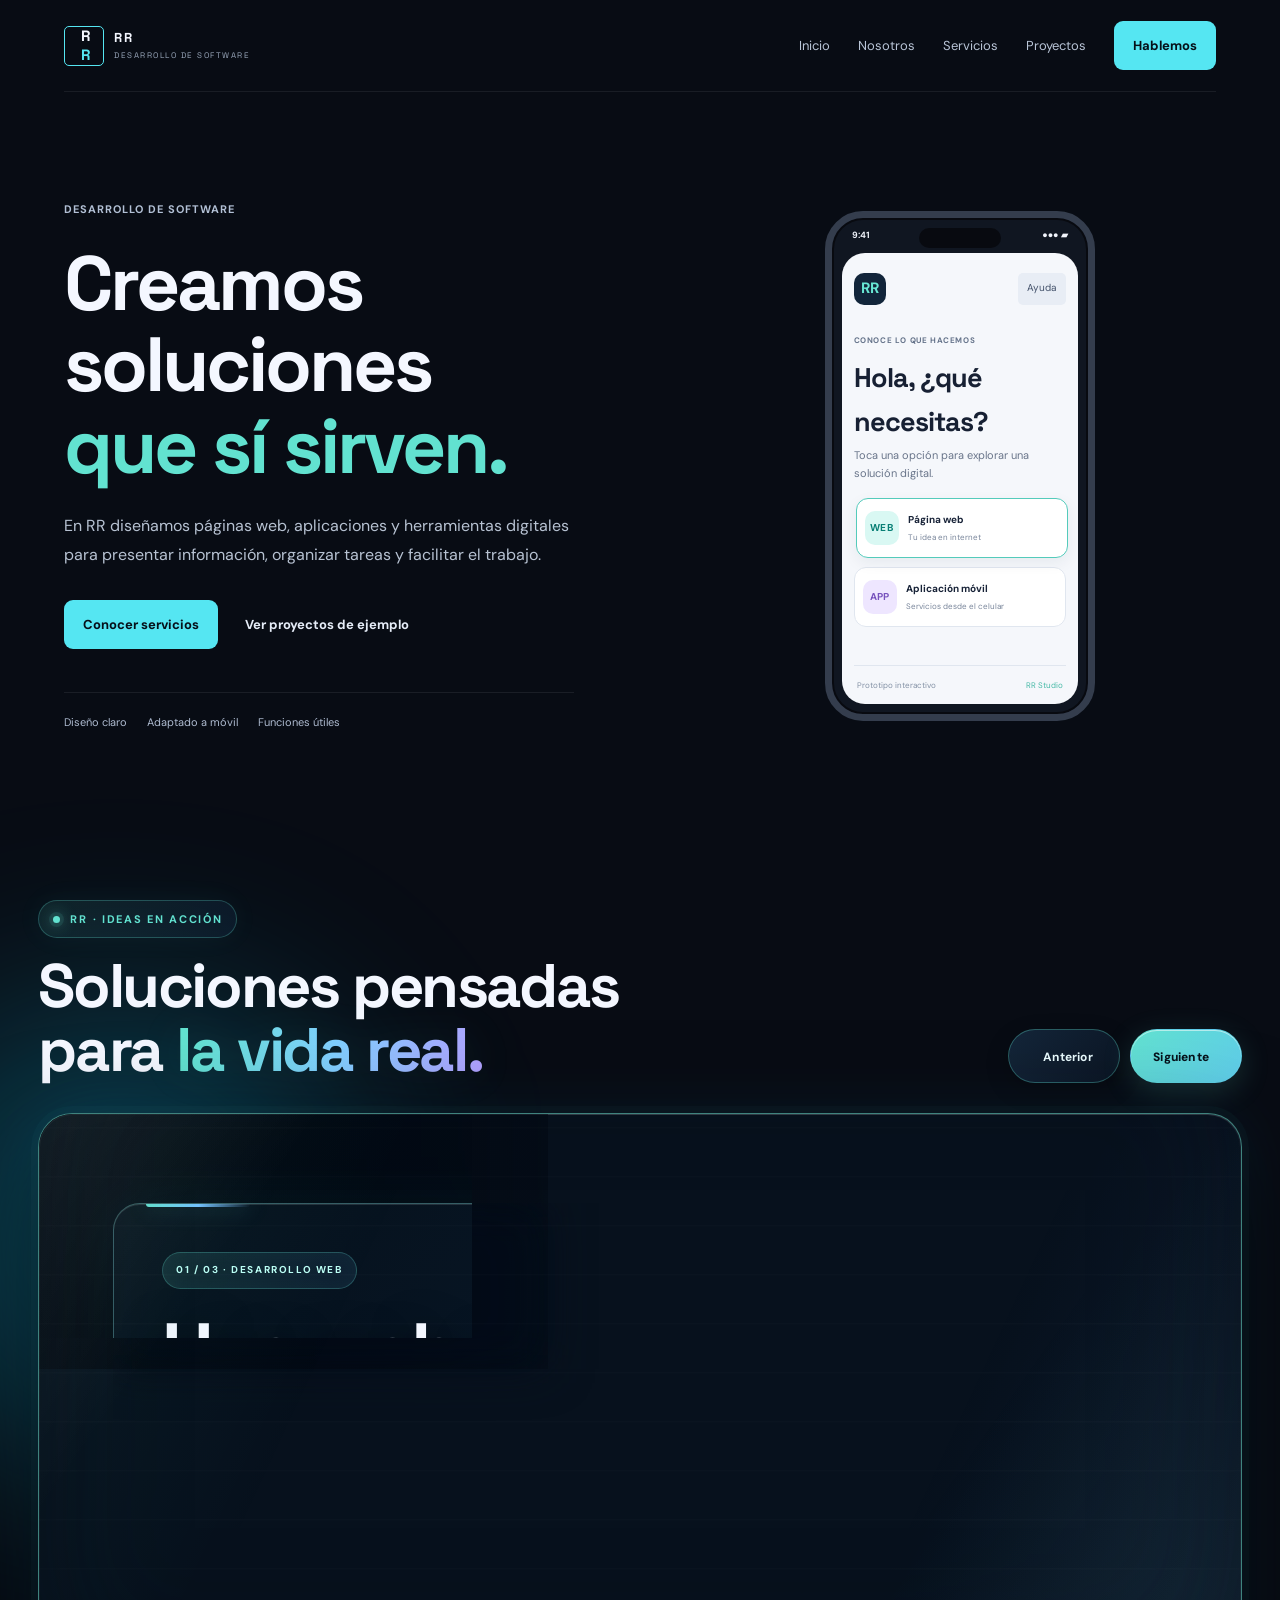
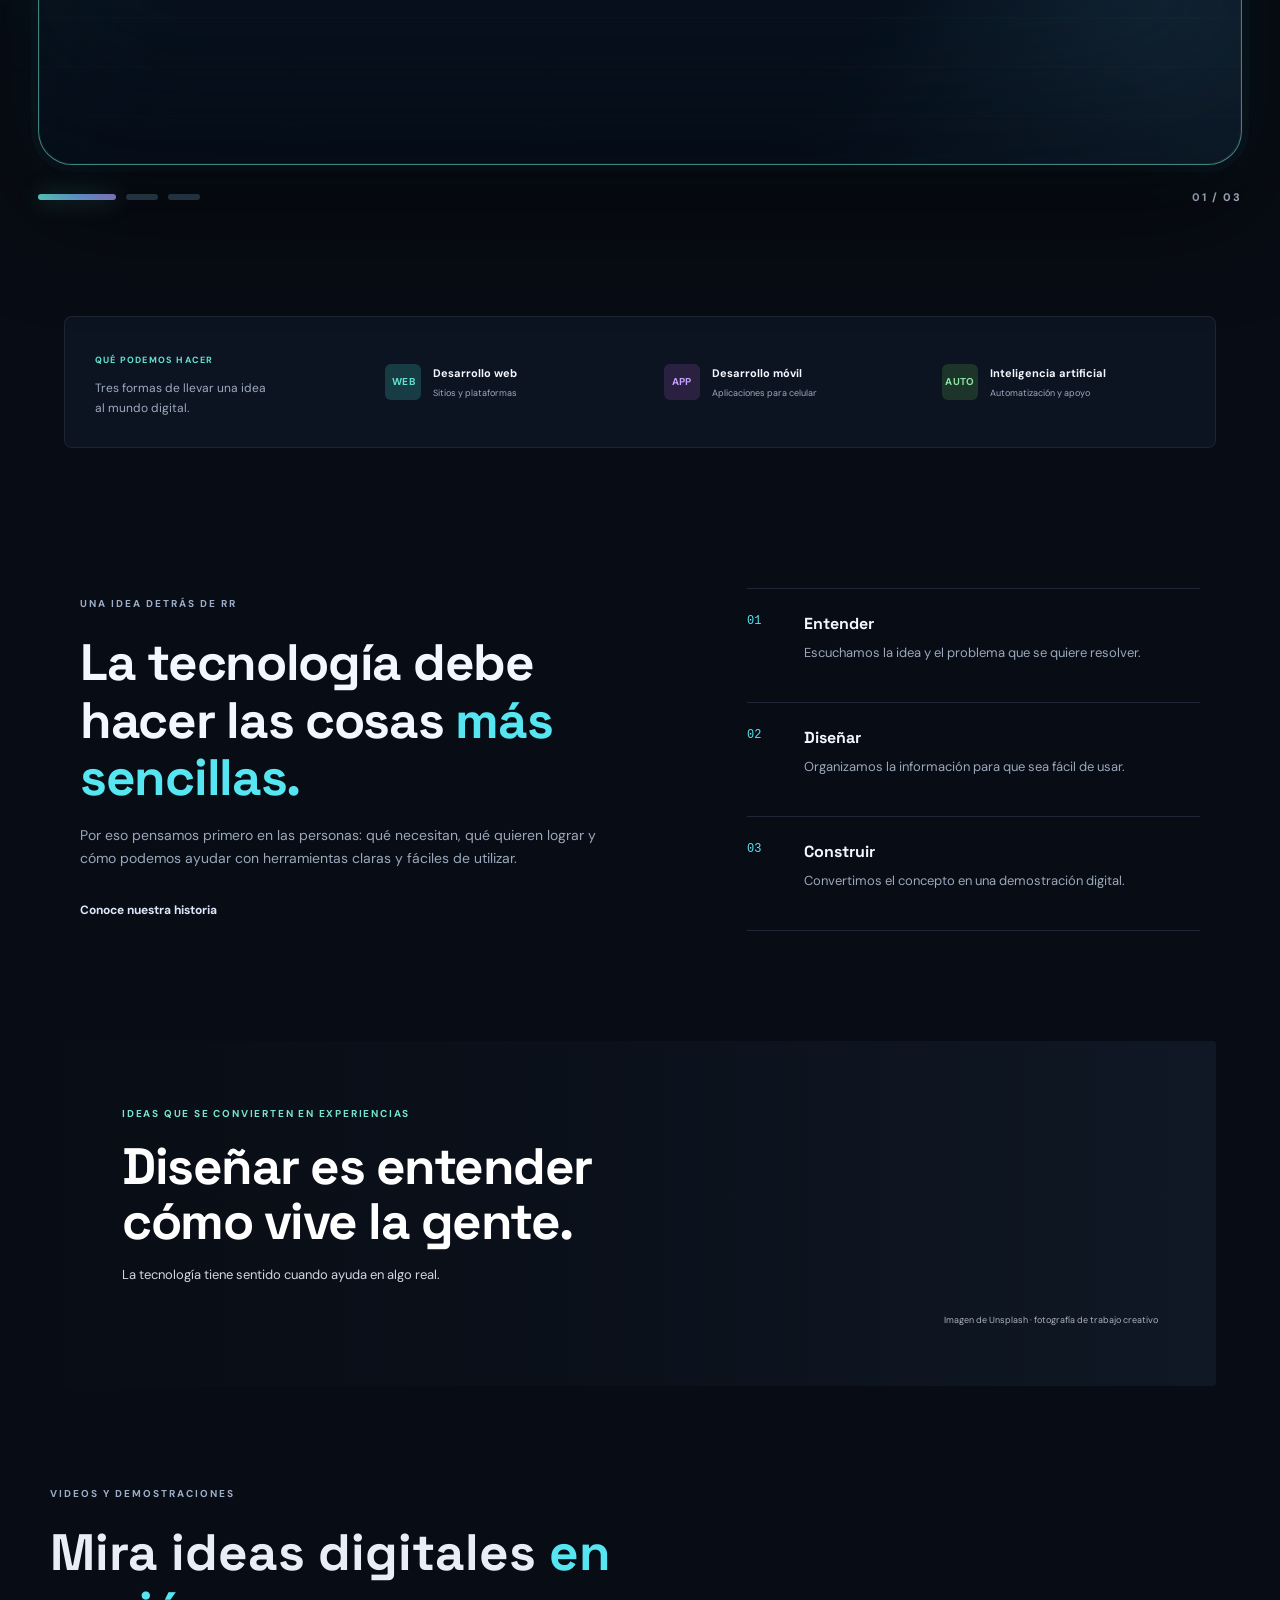
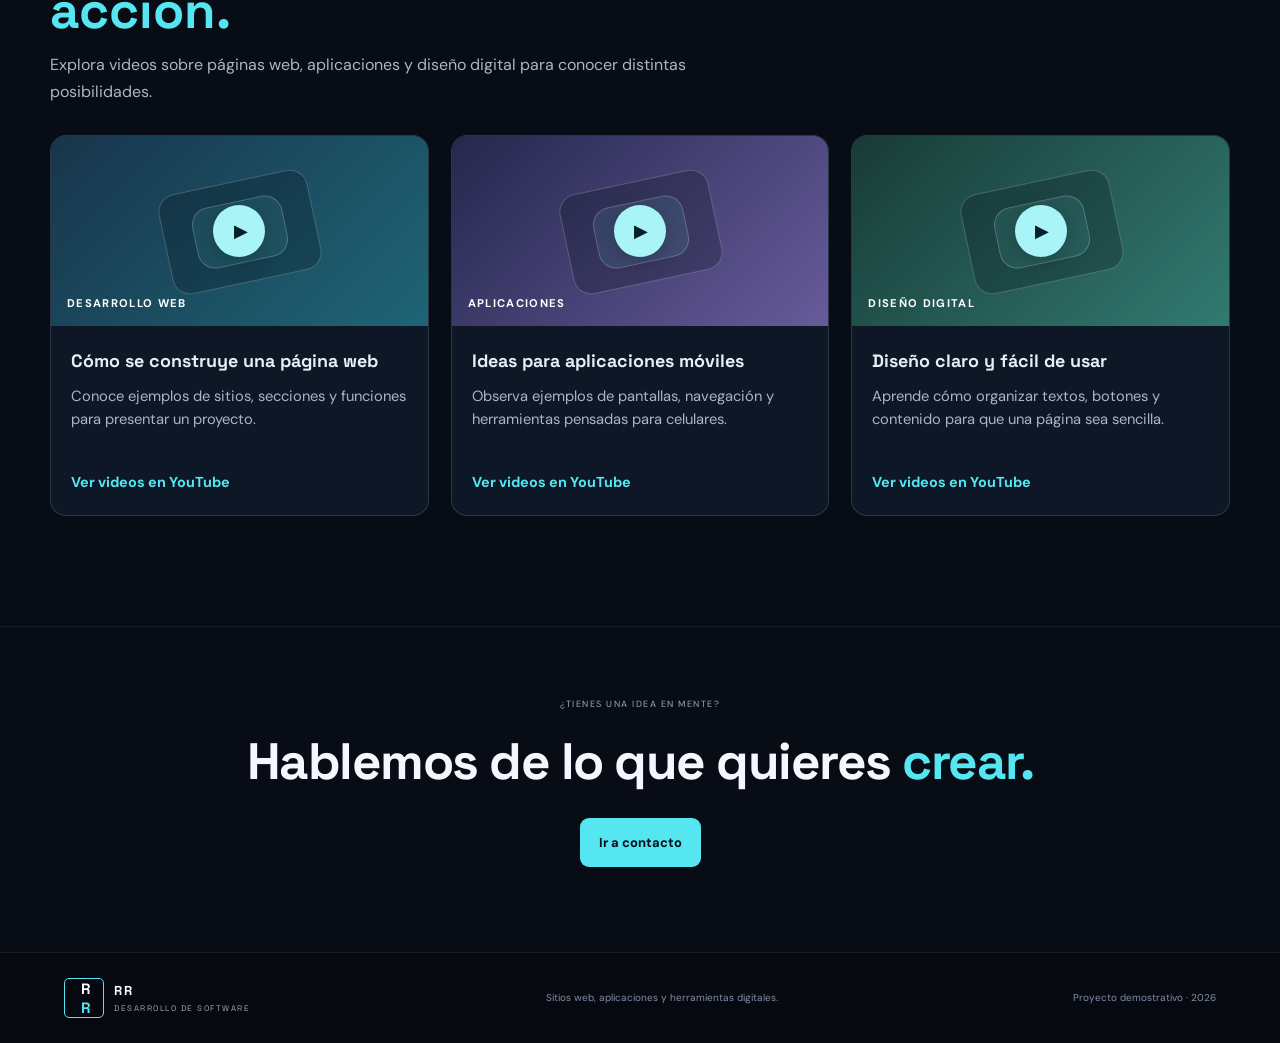
<file: index.html>
<!DOCTYPE html>
<html lang="es">
 <head>
  <meta charset="utf-8"/>
  <meta content="width=device-width, initial-scale=1.0" name="viewport"/>
  <meta content="RR desarrolla sitios web, aplicaciones m&oacute;viles y herramientas digitales pensadas para las personas." name="description"/>
  <title>
   RR | Desarrollo de software
  </title>
  <link href="https://fonts.googleapis.com" rel="preconnect"/>
  <link crossorigin="" href="https://fonts.gstatic.com" rel="preconnect"/>
  <link href="https://fonts.googleapis.com/css2?family=DM+Sans:wght@400;500;600;700&amp;family=Space+Grotesk:wght@400;500;600;700&amp;display=swap" rel="stylesheet"/>
  <link href="estilos.css" rel="stylesheet"/>
  <script defer="" src="script.js">
  </script>
 </head>
 <body class="portadaNueva">
  <header class="inicioPortada">
   <a aria-label="RR, p&aacute;gina principal" class="marca" href="index.html">
    <span class="marcaIcono">
     R
     <span>
      R
     </span>
    </span>
    <span>
     RR
     <small>
      DESARROLLO DE SOFTWARE
     </small>
    </span>
   </a>
   <button aria-controls="enlacesPortada" aria-expanded="false" aria-label="Abrir men&uacute;" class="menuPortadaBoton" id="menuPortadaBoton" type="button">
    ☰
   </button>
   <nav aria-label="Navegaci&oacute;n principal" class="enlacesPortada" id="enlacesPortada">
    <a aria-current="page" href="inicio.html">
     Inicio
    </a>
    <a href="nosotros.html">
     Nosotros
    </a>
    <a href="servicios.html">
     Servicios
    </a>
    <a href="clientes.html">
     Proyectos
    </a>
    <a class="boton botonCian" href="contacto.html">
     Hablemos
     <span>
     </span>
    </a>
   </nav>
  </header>
  <main>
   <section aria-labelledby="tituloPortada" class="portadaNuevaHero">
    <div class="portadaNuevaTexto">
     <p class="portadaSaludo">
      <span>
      </span>
      DESARROLLO DE SOFTWARE
     </p>
     <h1 id="tituloPortada">
      Creamos soluciones
      <br/>
      <em>
       que s&iacute; sirven.
      </em>
     </h1>
     <p class="portadaNuevaDescripcion">
      En RR dise&ntilde;amos p&aacute;ginas web, aplicaciones y herramientas digitales para presentar informaci&oacute;n, organizar tareas y facilitar el trabajo.
     </p>
     <div class="portadaNuevaAcciones">
      <a class="boton botonCian" href="servicios.html">
       Conocer servicios
       <span>
       </span>
      </a>
      <a class="portadaEnlace" href="clientes.html">
       Ver proyectos de ejemplo
       <span>
       </span>
      </a>
     </div>
     <div aria-label="&Aacute;reas de trabajo" class="portadaPuntos">
      <span>
       Dise&ntilde;o claro
      </span>
      <span>
       Adaptado a m&oacute;vil
      </span>
      <span>
       Funciones &uacute;tiles
      </span>
     </div>
    </div>
    <div class="demoZona">
     <div class="telefonoDemo">
      <div aria-label="Prototipo interactivo de una aplicaci&oacute;n m&oacute;vil" class="telefonoMarco">
       <div class="telefonoIsla">
       </div>
       <div class="telefonoBarra">
        <span>
         9:41
        </span>
        <span>
         ●●● ▰
        </span>
       </div>
       <div class="telefonoPantalla">
        <div class="appCabecera">
         <span class="appLogo">
          RR
         </span>
         <button aria-expanded="false" aria-label="Mostrar ayuda del prototipo" class="appMenu" id="appMenu" type="button">
          Ayuda
         </button>
        </div>
        <div class="appSaludo">
         <small id="demoEtiqueta">
          CONOCE LO QUE HACEMOS
         </small>
         <h2 id="demoTitulo">
          Hola, &iquest;qu&eacute; necesitas?
         </h2>
         <p id="demoTexto">
          Toca una opci&oacute;n para explorar una soluci&oacute;n digital.
         </p>
        </div>
        <div aria-label="Explora los servicios de RR" class="appOpciones">
         <button aria-pressed="true" class="appOpcion seleccionada" data-vista="web" type="button">
          <span class="appOpcionIcono">
           WEB
          </span>
          <span>
           <b>
            P&aacute;gina web
           </b>
           <small>
            Tu idea en internet
           </small>
          </span>
         </button>
         <button aria-pressed="false" class="appOpcion" data-vista="movil" type="button">
          <span class="appOpcionIcono morado">
           APP
          </span>
          <span>
           <b>
            Aplicaci&oacute;n m&oacute;vil
           </b>
           <small>
            Servicios desde el celular
           </small>
          </span>
         </button>
        </div>
        <div class="appPie">
         <span>
          Prototipo interactivo
         </span>
         <span>
          RR Studio
         </span>
        </div>
       </div>
      </div>
     </div>
    </div>
   </section>
   <section aria-label="Destacados de RR" class="proyectosSlider" id="destacadosRR">
    <div class="sliderEncabezado">
     <div>
      <p class="sliderEtiqueta">
       RR &middot; IDEAS EN ACCI&Oacute;N
      </p>
      <h2>
       Soluciones pensadas para
       <em>
        la vida real.
       </em>
      </h2>
     </div>
     <div class="sliderControles">
      <button aria-label="Ver proyecto anterior" id="sliderAnterior" type="button">
       Anterior
      </button>
      <button aria-label="Ver proyecto siguiente" id="sliderSiguiente" type="button">
       Siguiente
      </button>
     </div>
    </div>
    <div aria-live="polite" class="sliderVentana">
     <article class="sliderPanel activo" data-slide="0" style="--imagen-slide:url('https://images.unsplash.com/photo-1460925895917-afdab827c52f?auto=format&amp;fit=crop&amp;w=1800&amp;q=85')">
      <div class="sliderContenido">
       <span class="sliderNumero">
        01 / 03 &middot; DESARROLLO WEB
       </span>
       <h3>
        Una web que explica tu idea.
       </h3>
       <p>
        P&aacute;ginas claras para presentar servicios, mostrar proyectos y ayudar a las personas a encontrar lo que necesitan.
       </p>
       <a class="sliderLink" href="web.html">
        Explorar desarrollo web
       </a>
      </div>
     </article>
     <article class="sliderPanel" data-slide="1" style="--imagen-slide:url('https://images.unsplash.com/photo-1512941937669-90a1b58e7e9c?auto=format&amp;fit=crop&amp;w=1800&amp;q=85')">
      <div class="sliderContenido">
       <span class="sliderNumero">
        02 / 03 &middot; APLICACIONES M&Oacute;VILES
       </span>
       <h3>
        Tu proyecto, en el bolsillo.
       </h3>
       <p>
        Experiencias pensadas para celular: servicios, herramientas y funciones organizadas de forma sencilla.
       </p>
       <a class="sliderLink" href="movil.html">
        Conocer desarrollo m&oacute;vil
       </a>
      </div>
     </article>
     <article class="sliderPanel" data-slide="2" style="--imagen-slide:url('https://images.unsplash.com/photo-1521737711867-e3b97375f902?auto=format&amp;fit=crop&amp;w=1800&amp;q=85')">
      <div class="sliderContenido">
       <span class="sliderNumero">
        03 / 03 &middot; HERRAMIENTAS DIGITALES
       </span>
       <h3>
        Herramientas digitales para organizar mejor tu trabajo.
       </h3>
       <p>
        Creamos soluciones que ayudan a presentar informaci&oacute;n, organizar actividades y realizar tareas de forma m&aacute;s sencilla.
       </p>
       <a class="sliderLink" href="ia.html">
        Conocer nuestras soluciones
       </a>
      </div>
     </article>
    </div>
    <div class="sliderPie">
     <div aria-label="Elegir diapositiva" class="sliderPuntos">
      <button aria-label="Mostrar diapositiva 1" aria-pressed="true" class="sliderPunto activo" data-ir-slide="0" type="button">
      </button>
      <button aria-label="Mostrar diapositiva 2" aria-pressed="false" class="sliderPunto" data-ir-slide="1" type="button">
      </button>
      <button aria-label="Mostrar diapositiva 3" aria-pressed="false" class="sliderPunto" data-ir-slide="2" type="button">
      </button>
     </div>
     <span id="sliderEstado">
      01 / 03
     </span>
    </div>
   </section>
   <section aria-labelledby="tituloServicios" class="portadaMiniServicios">
    <div class="miniServicioTitulo">
     <span>
      QU&Eacute; PODEMOS HACER
     </span>
     <p id="tituloServicios">
      Tres formas de llevar una idea al mundo digital.
     </p>
    </div>
    <a class="miniServicio" href="web.html">
     <span class="miniServicioIcono">
      WEB
     </span>
     <span>
      <b>
       Desarrollo web
      </b>
      <small>
       Sitios y plataformas
      </small>
     </span>
    </a>
    <a class="miniServicio" href="movil.html">
     <span class="miniServicioIcono morado">
      APP
     </span>
     <span>
      <b>
       Desarrollo m&oacute;vil
      </b>
      <small>
       Aplicaciones para celular
      </small>
     </span>
    </a>
    <a class="miniServicio" href="ia.html">
     <span class="miniServicioIcono verde">
       AUTO
     </span>
     <span>
      <b>
       Inteligencia artificial
      </b>
      <small>
       Automatizaci&oacute;n y apoyo
      </small>
     </span>
    </a>
   </section>
   <section aria-labelledby="tituloAcerca" class="contenedor bloque portadaAcerca">
    <div class="portadaAcercaTexto">
     <p class="etiqueta">
      UNA IDEA DETR&Aacute;S DE RR
     </p>
     <h2 id="tituloAcerca">
      La tecnolog&iacute;a debe hacer las cosas
      <em>
       m&aacute;s sencillas.
      </em>
     </h2>
     <p>
      Por eso pensamos primero en las personas: qu&eacute; necesitan, qu&eacute; quieren lograr y c&oacute;mo podemos ayudar con herramientas claras y f&aacute;ciles de utilizar.
     </p>
     <a class="enlace" href="nosotros.html">
      Conoce nuestra historia
      <span>
      </span>
     </a>
    </div>
    <div class="portadaPrincipios">
     <article>
      <span>
       01
      </span>
      <div>
       <h3>
        Entender
       </h3>
       <p>
        Escuchamos la idea y el problema que se quiere resolver.
       </p>
      </div>
     </article>
     <article>
      <span>
       02
      </span>
      <div>
       <h3>
        Dise&ntilde;ar
       </h3>
       <p>
        Organizamos la informaci&oacute;n para que sea f&aacute;cil de usar.
       </p>
      </div>
     </article>
     <article>
      <span>
       03
      </span>
      <div>
       <h3>
        Construir
       </h3>
       <p>
        Convertimos el concepto en una demostraci&oacute;n digital.
       </p>
      </div>
     </article>
    </div>
   </section>
   <section aria-label="Inspiraci&oacute;n y trabajo digital" class="fotoEditorial fotoInicio">
    <div>
     <span>
      IDEAS QUE SE CONVIERTEN EN EXPERIENCIAS
     </span>
     <h2>
      Dise&ntilde;ar es entender
      <br/>
      c&oacute;mo vive la gente.
     </h2>
     <p>
      La tecnolog&iacute;a tiene sentido cuando ayuda en algo real.
     </p>
    </div>
    <div class="fotoCredito">
     Imagen de Unsplash &middot; fotograf&iacute;a de trabajo creativo
    </div>
   </section>
   <section aria-labelledby="tituloVideosRR" class="seccionVideosRR">
    <div class="videosRREncabezado">
     <p class="etiqueta">VIDEOS Y DEMOSTRACIONES</p>
     <h2 id="tituloVideosRR">Mira ideas digitales <em>en acción.</em></h2>
     <p>Explora videos sobre páginas web, aplicaciones y diseño digital para conocer distintas posibilidades.</p>
    </div>
    <div class="videosRRGrid">
     <article class="videoRRCard">
      <a class="videoRRVista videoRRWeb" href="https://www.youtube.com/results?search_query=demostracion+diseno+desarrollo+web" target="_blank" rel="noopener noreferrer" aria-label="Buscar videos de desarrollo web en YouTube">
       <span class="videoRRPlay" aria-hidden="true">▶</span><span class="videoRREtiqueta">DESARROLLO WEB</span>
      </a>
      <div class="videoRRInfo"><h3>Cómo se construye una página web</h3><p>Conoce ejemplos de sitios, secciones y funciones para presentar un proyecto.</p><a href="https://www.youtube.com/results?search_query=demostracion+diseno+desarrollo+web" target="_blank" rel="noopener noreferrer">Ver videos en YouTube</a></div>
     </article>
     <article class="videoRRCard">
      <a class="videoRRVista videoRRMovil" href="https://www.youtube.com/results?search_query=demostracion+diseno+aplicaciones+moviles" target="_blank" rel="noopener noreferrer" aria-label="Buscar videos de aplicaciones móviles en YouTube">
       <span class="videoRRPlay" aria-hidden="true">▶</span><span class="videoRREtiqueta">APLICACIONES</span>
      </a>
      <div class="videoRRInfo"><h3>Ideas para aplicaciones móviles</h3><p>Observa ejemplos de pantallas, navegación y herramientas pensadas para celulares.</p><a href="https://www.youtube.com/results?search_query=demostracion+diseno+aplicaciones+moviles" target="_blank" rel="noopener noreferrer">Ver videos en YouTube</a></div>
     </article>
     <article class="videoRRCard">
      <a class="videoRRVista videoRRDiseno" href="https://www.youtube.com/results?search_query=diseno+de+interfaces+experiencia+de+usuario" target="_blank" rel="noopener noreferrer" aria-label="Buscar videos de diseño de interfaces en YouTube">
       <span class="videoRRPlay" aria-hidden="true">▶</span><span class="videoRREtiqueta">DISEÑO DIGITAL</span>
      </a>
      <div class="videoRRInfo"><h3>Diseño claro y fácil de usar</h3><p>Aprende cómo organizar textos, botones y contenido para que una página sea sencilla.</p><a href="https://www.youtube.com/results?search_query=diseno+de+interfaces+experiencia+de+usuario" target="_blank" rel="noopener noreferrer">Ver videos en YouTube</a></div>
     </article>
    </div>
   </section>
   <section class="portadaFinal">
    <p>
     &iquest;TIENES UNA IDEA EN MENTE?
    </p>
    <h2>
     Hablemos de lo que quieres
     <em>
      crear.
     </em>
    </h2>
    <a class="boton botonCian" href="contacto.html">
     Ir a contacto
     <span>
     </span>
    </a>
   </section>
  </main>
  <footer class="portadaFooter">
   <a class="marca" href="index.html">
    <span class="marcaIcono">
     R
     <span>
      R
     </span>
    </span>
    <span>
     RR
     <small>
      DESARROLLO DE SOFTWARE
     </small>
    </span>
   </a>
   <p>
    Sitios web, aplicaciones y herramientas digitales.
   </p>
   <span>
    Proyecto demostrativo &middot; 2026
   </span>
  </footer>
 </body>
</html>
</file>
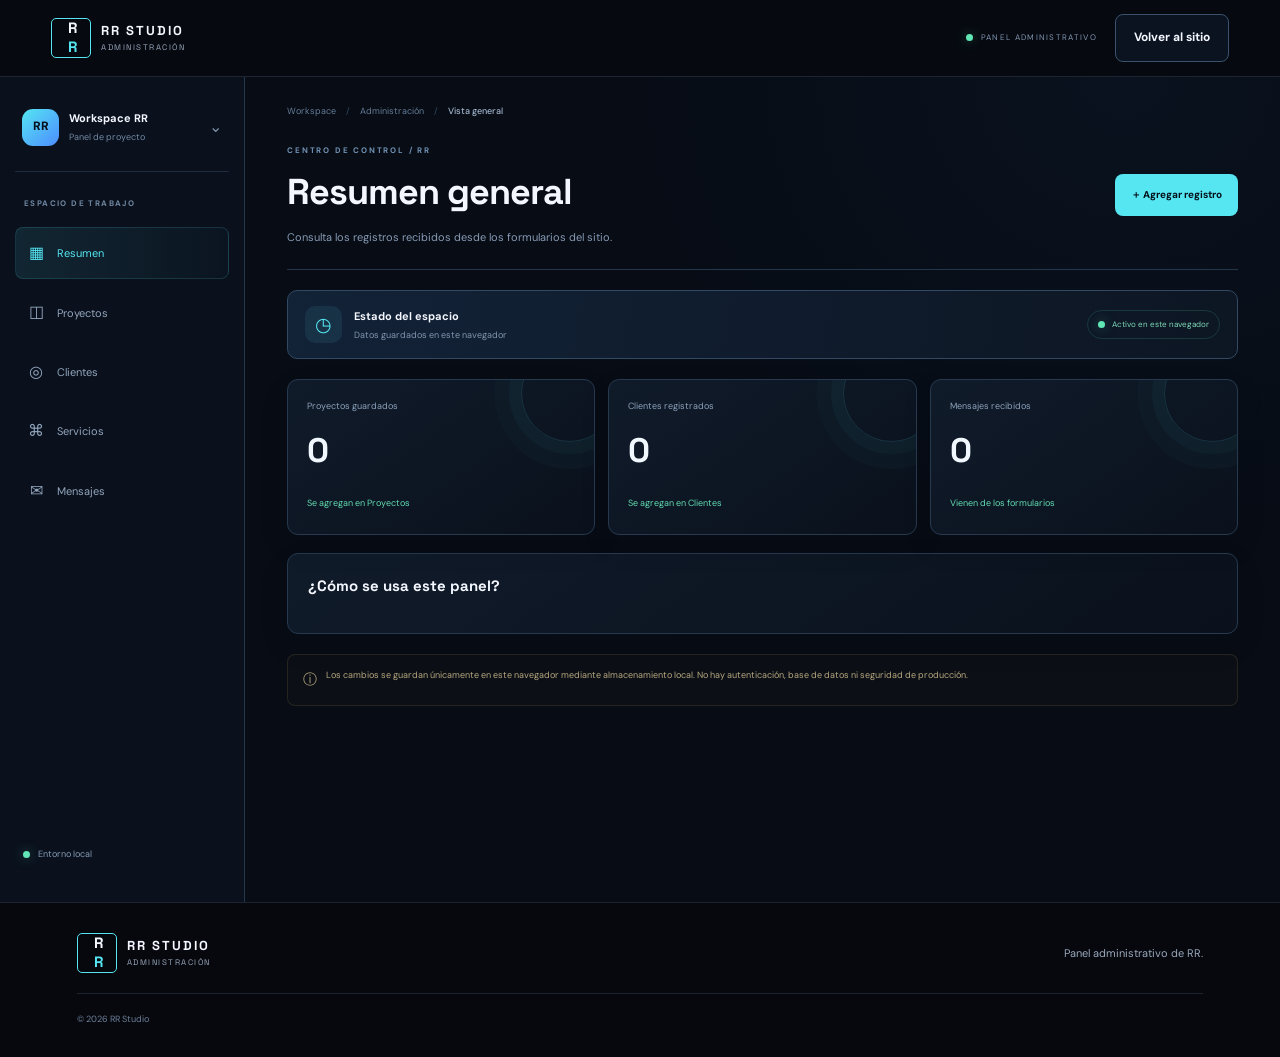
<file: admin.html>
<!DOCTYPE html>
<html lang="es">
 <head>
  <meta charset="utf-8"/>
  <meta content="width=device-width, initial-scale=1.0" name="viewport"/>
  <meta content="#070b14" name="theme-color"/>
  <title>
   RR Studio | Panel administrativo
  </title>
  <link href="https://fonts.googleapis.com" rel="preconnect"/>
  <link crossorigin="" href="https://fonts.gstatic.com" rel="preconnect"/>
  <link href="https://fonts.googleapis.com/css2?family=DM+Sans:wght@400;500;600;700&amp;family=Space+Grotesk:wght@400;500;600;700&amp;display=swap" rel="stylesheet"/>
  <link href="estilos.css" rel="stylesheet"/>
  <script defer="" src="script.js">
  </script>
 </head>
 <body class="adminCuerpo adminNuevo">
  <header class="barra adminBarra">
   <a class="marca" href="inicio.html">
    <span class="marcaIcono">
     R
     <span>
      R
     </span>
    </span>
    <span>
     RR STUDIO
     <small>
      ADMINISTRACI&Oacute;N
     </small>
    </span>
   </a>
   <div class="adminBarraDerecha">
    <span class="adminModo">
     <i>
     </i>
     PANEL ADMINISTRATIVO
    </span>
    <a class="boton botonBorde" href="inicio.html">
      Volver al sitio
    </a>
   </div>
  </header>
  <main class="adminContenedor">
   <aside class="adminLateral">
    <div class="adminPerfil">
     <div class="adminAvatar">
      RR
     </div>
     <div>
      <b>
       Workspace RR
      </b>
      <small>
       Panel de proyecto
      </small>
     </div>
     <span>
      ⌄
     </span>
    </div>
    <p class="etiqueta">
     ESPACIO DE TRABAJO
    </p>
    <button class="pestana activa" data-tab="resumen">
     <span>
      ▦
     </span>
     Resumen
     <i>
      
     </i>
    </button>
    <button class="pestana" data-tab="proyectos">
     <span>
      ◫
     </span>
     Proyectos
    </button>
    <button class="pestana" data-tab="clientes">
     <span>
      ◎
     </span>
     Clientes
    </button>
    <button class="pestana" data-tab="servicios">
     <span>
      ⌘
     </span>
     Servicios
    </button>
    <button class="pestana" data-tab="mensajes">
     <span>
      ✉
     </span>
     Mensajes
    </button>
    <div class="adminLateralPie">
     <span class="adminEstado">
      <i>
      </i>
      Entorno local
     </span>
</div>
   </aside>
   <section class="adminPrincipal">
    <div class="adminMigas">
     <span>
      Workspace
     </span>
     <b>
      /
     </b>
     <span>
      Administraci&oacute;n
     </span>
     <b>
      /
     </b>
     <strong>
      Vista general
     </strong>
    </div>
    <div class="adminTitulo">
     <div>
      <p class="etiqueta">
       CENTRO DE CONTROL / RR
      </p>
      <h1 id="tituloAdmin">
       Resumen general
      </h1>
      <p class="adminSubtitulo">
       Consulta los registros recibidos desde los formularios del sitio.
      </p>
     </div>
     <button class="boton botonCian" id="agregarAdmin">
      ＋ Agregar registro
     </button>
    </div>
    <div class="adminResumenTop">
     <div>
      <span class="adminResumenIcono">
       ◷
      </span>
      <div>
       <b>
        Estado del espacio
       </b>
       <small>
        Datos guardados en este navegador
       </small>
      </div>
     </div>
     <span class="adminEstadoPill">
      <i>
      </i>
      Activo en este navegador
     </span>
    </div>
    <div id="contenidoAdmin">
    </div>
    <div class="adminPieNota">
     <span>
      ⓘ
     </span>
     Los cambios se guardan &uacute;nicamente en este navegador mediante almacenamiento local. No hay autenticaci&oacute;n, base de datos ni seguridad de producci&oacute;n.
    </div>
   </section>
  </main>
  <footer class="pie">
   <a class="marca" href="inicio.html">
    <span class="marcaIcono">
     R
     <span>
      R
     </span>
    </span>
    <span>
     RR STUDIO
     <small>
      ADMINISTRACI&Oacute;N
     </small>
    </span>
   </a>
   <p>
    Panel administrativo de RR.
   </p>
   <small>
    &copy; 2026 RR Studio
   </small>
  </footer>
 </body>
</html>
</file>
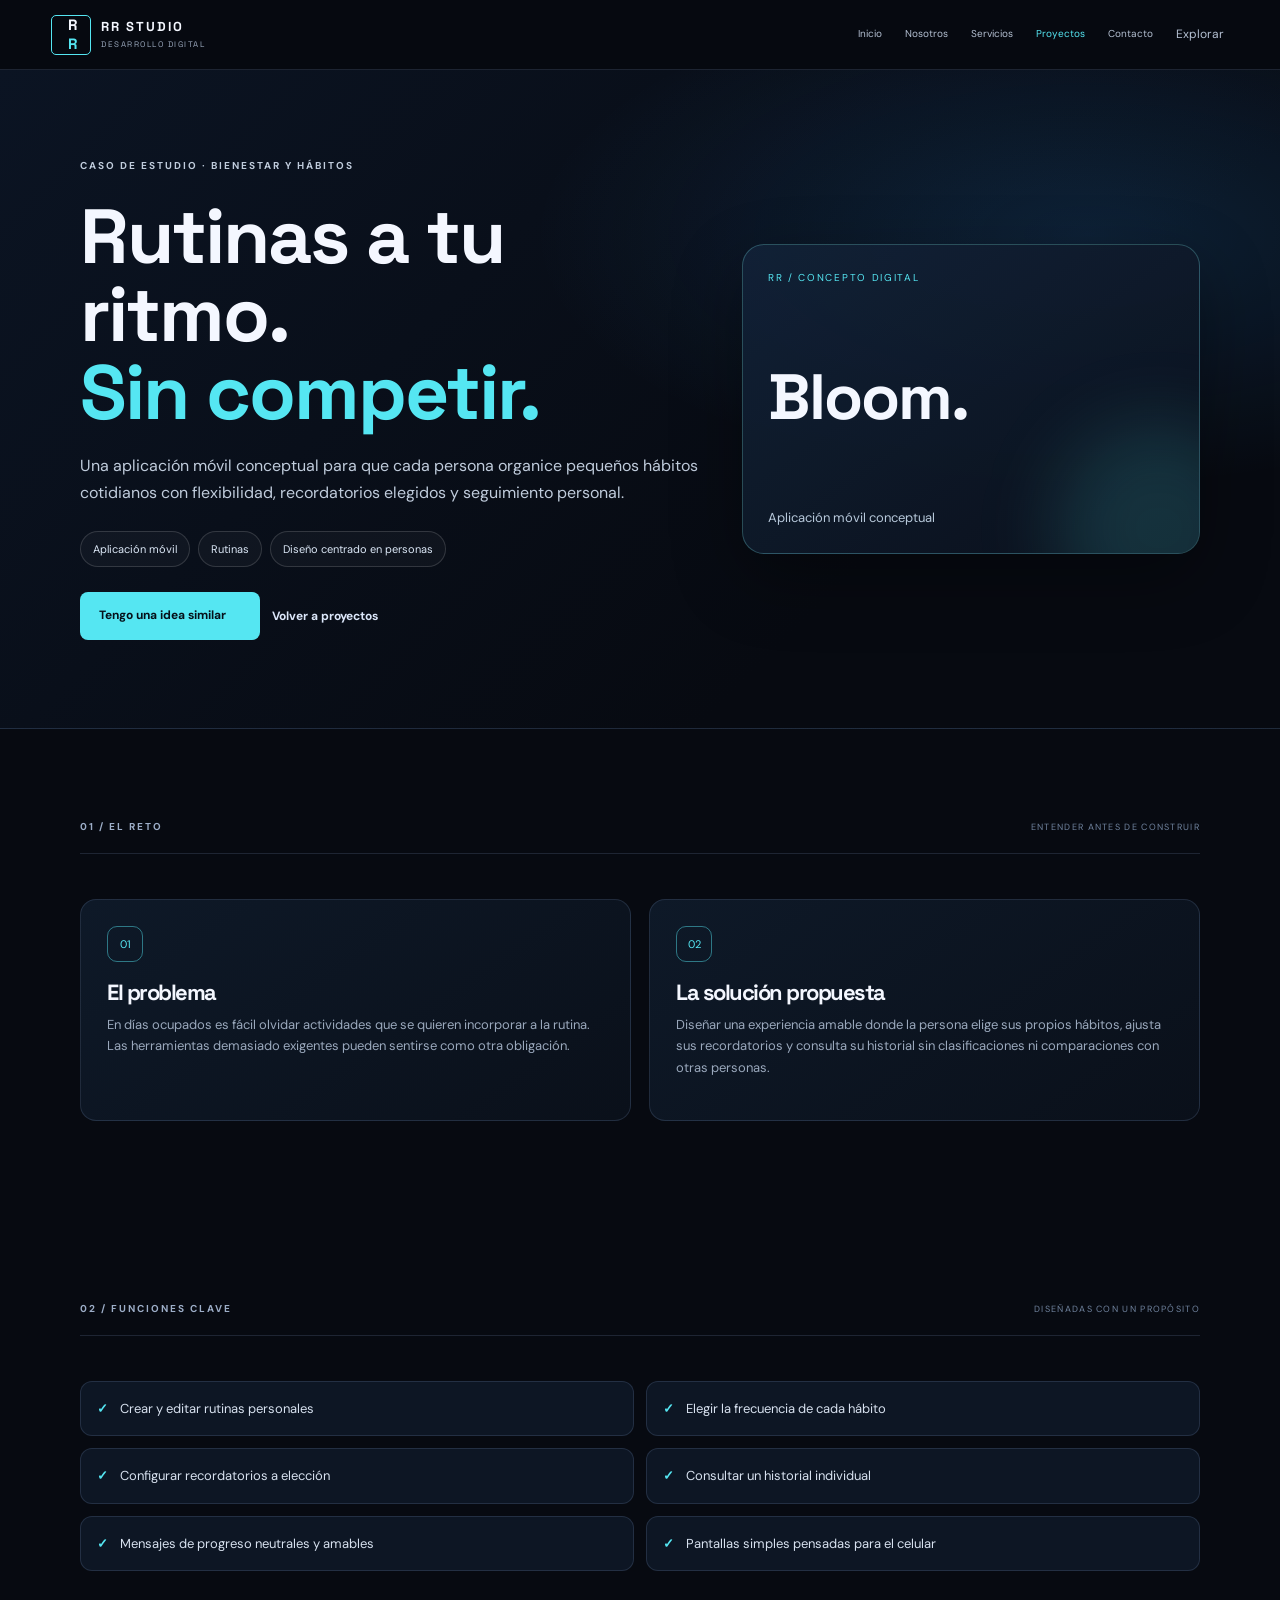
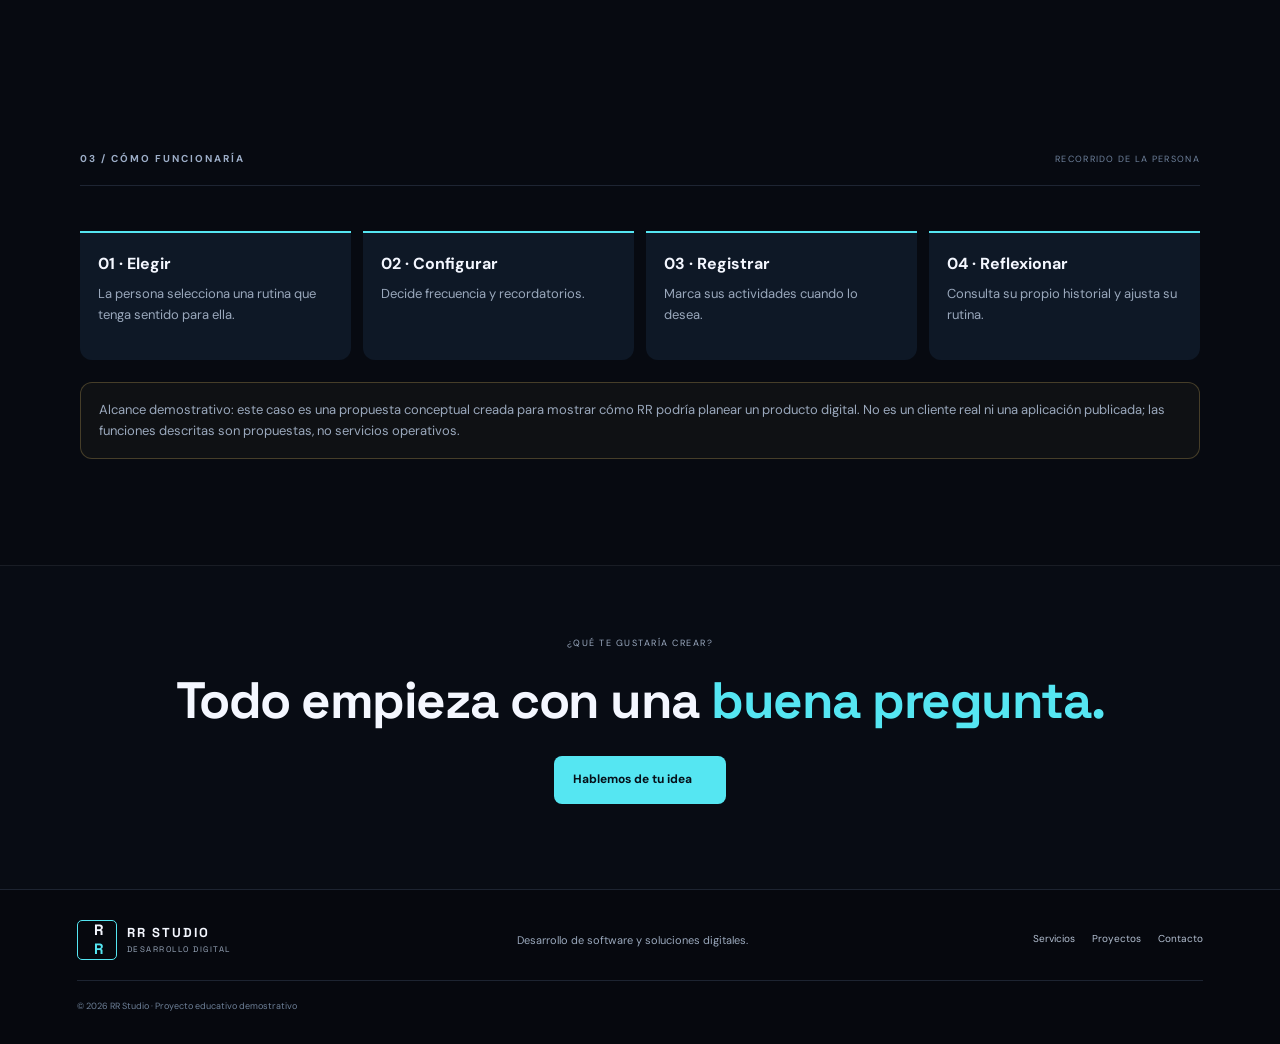
<file: caso-bloom.html>
<!DOCTYPE html>
<html lang="es">
 <head>
  <meta charset="utf-8"/>
  <meta content="width=device-width, initial-scale=1.0" name="viewport"/>
  <meta content="Caso de estudio conceptual de RR Studio: problema, soluci&oacute;n, funciones y proceso de dise&ntilde;o." name="description"/>
  <title>
   Bloom &middot; Rutinas personales | Caso de estudio RR
  </title>
  <link href="https://fonts.googleapis.com" rel="preconnect"/>
  <link crossorigin="" href="https://fonts.gstatic.com" rel="preconnect"/>
  <link href="https://fonts.googleapis.com/css2?family=DM+Sans:wght@400;500;600;700&amp;family=Space+Grotesk:wght@400;500;600;700&amp;display=swap" rel="stylesheet"/>
  <link href="estilos.css" rel="stylesheet"/>
  <script defer="" src="script.js">
  </script>
 </head>
 <body>
  <header class="barra">
   <a class="marca" href="index.html">
    <span class="marcaIcono">
     R
     <span>
      R
     </span>
    </span>
    <span>
     RR STUDIO
     <small>
      DESARROLLO DIGITAL
     </small>
    </span>
   </a>
   <button aria-controls="menu" aria-expanded="false" aria-label="Abrir men&uacute;" class="menuBoton" id="menuBoton" type="button">
    ☰
   </button>
   <nav aria-label="Navegaci&oacute;n principal" class="menu" id="menu">
    <a href="inicio.html">
     Inicio
    </a>
    <a href="nosotros.html">
     Nosotros
    </a>
    <a href="servicios.html">
     Servicios
    </a>
    <a class="activo" href="clientes.html">
     Proyectos
    </a>
    <a href="contacto.html">
     Contacto
    </a>
    <details class="menuMas">
     <summary>
      Explorar
     </summary>
     <div class="menuMasLista">
      <a href="web.html">
       Desarrollo web
      </a>
      <a href="movil.html">
       Desarrollo m&oacute;vil
      </a>
      <a href="ia.html">
       Inteligencia artificial
      </a>
      <a href="trabaja.html">
       Trabaja con nosotros
      </a>
      <a href="admin.html">
       Panel de administraci&oacute;n demo
      </a>
     </div>
    </details>
   </nav>
  </header>
  <main>
   <section class="casoHero">
    <div class="casoHeroInterior">
     <div>
      <p class="etiqueta">
       CASO DE ESTUDIO &middot; BIENESTAR Y H&Aacute;BITOS
      </p>
      <h1>
       Rutinas a tu ritmo.
       <br/>
       <em>
        Sin competir.
       </em>
      </h1>
      <p>
       Una aplicaci&oacute;n m&oacute;vil conceptual para que cada persona organice peque&ntilde;os h&aacute;bitos cotidianos con flexibilidad, recordatorios elegidos y seguimiento personal.
      </p>
      <div class="casoEtiquetas">
       <span>
        Aplicaci&oacute;n m&oacute;vil
       </span>
       <span>
        Rutinas
       </span>
       <span>
        Dise&ntilde;o centrado en personas
       </span>
      </div>
      <div class="casoAcciones">
       <a class="boton botonCian" href="contacto.html">
        Tengo una idea similar
        <span>
        </span>
       </a>
       <a class="enlace" href="clientes.html">
        Volver a proyectos
        <span>
        </span>
       </a>
      </div>
     </div>
     <aside class="casoFicha">
      <small>
       RR / CONCEPTO DIGITAL
      </small>
      <strong>
       Bloom.
      </strong>
      <span>
       Aplicaci&oacute;n m&oacute;vil conceptual
      </span>
     </aside>
    </div>
   </section>
   <section class="contenedor bloque">
    <div class="cabeceraSeccion">
     <p class="etiqueta">
      01 / EL RETO
     </p>
     <span>
      ENTENDER ANTES DE CONSTRUIR
     </span>
    </div>
    <div class="casoBloques">
     <article class="casoBloque">
      <span class="casoPaso">
       01
      </span>
      <h2>
       El problema
      </h2>
      <p>
       En d&iacute;as ocupados es f&aacute;cil olvidar actividades que se quieren incorporar a la rutina. Las herramientas demasiado exigentes pueden sentirse como otra obligaci&oacute;n.
      </p>
     </article>
     <article class="casoBloque">
      <span class="casoPaso">
       02
      </span>
      <h2>
       La soluci&oacute;n propuesta
      </h2>
      <p>
       Dise&ntilde;ar una experiencia amable donde la persona elige sus propios h&aacute;bitos, ajusta sus recordatorios y consulta su historial sin clasificaciones ni comparaciones con otras personas.
      </p>
     </article>
    </div>
   </section>
   <section class="contenedor bloque">
    <div class="cabeceraSeccion">
     <p class="etiqueta">
      02 / FUNCIONES CLAVE
     </p>
     <span>
      DISE&Ntilde;ADAS CON UN PROP&Oacute;SITO
     </span>
    </div>
    <ul class="casoLista">
     <li>
      Crear y editar rutinas personales
     </li>
     <li>
      Elegir la frecuencia de cada h&aacute;bito
     </li>
     <li>
      Configurar recordatorios a elecci&oacute;n
     </li>
     <li>
      Consultar un historial individual
     </li>
     <li>
      Mensajes de progreso neutrales y amables
     </li>
     <li>
      Pantallas simples pensadas para el celular
     </li>
    </ul>
   </section>
   <section class="contenedor bloque">
    <div class="cabeceraSeccion">
     <p class="etiqueta">
      03 / C&Oacute;MO FUNCIONAR&Iacute;A
     </p>
     <span>
      RECORRIDO DE LA PERSONA
     </span>
    </div>
    <div class="casoRuta">
     <article>
      <b>
       01 &middot; Elegir
      </b>
      <p>
       La persona selecciona una rutina que tenga sentido para ella.
      </p>
     </article>
     <article>
      <b>
       02 &middot; Configurar
      </b>
      <p>
       Decide frecuencia y recordatorios.
      </p>
     </article>
     <article>
      <b>
       03 &middot; Registrar
      </b>
      <p>
       Marca sus actividades cuando lo desea.
      </p>
     </article>
     <article>
      <b>
       04 &middot; Reflexionar
      </b>
      <p>
       Consulta su propio historial y ajusta su rutina.
      </p>
     </article>
    </div>
    <p class="casoAviso">
     Alcance demostrativo: este caso es una propuesta conceptual creada para mostrar c&oacute;mo RR podr&iacute;a planear un producto digital. No es un cliente real ni una aplicaci&oacute;n publicada; las funciones descritas son propuestas, no servicios operativos.
    </p>
   </section>
   <section class="portadaFinal">
    <p>
     &iquest;QU&Eacute; TE GUSTAR&Iacute;A CREAR?
    </p>
    <h2>
     Todo empieza con una
     <em>
      buena pregunta.
     </em>
    </h2>
    <a class="boton botonCian" href="contacto.html">
     Hablemos de tu idea
     <span>
     </span>
    </a>
   </section>
  </main>
  <footer class="pie">
   <a class="marca" href="index.html">
    <span class="marcaIcono">
     R
     <span>
      R
     </span>
    </span>
    <span>
     RR STUDIO
     <small>
      DESARROLLO DIGITAL
     </small>
    </span>
   </a>
   <p>
    Desarrollo de software y soluciones digitales.
   </p>
   <div>
    <a href="servicios.html">
     Servicios
    </a>
    <a href="clientes.html">
     Proyectos
    </a>
    <a href="contacto.html">
     Contacto
    </a>
   </div>
   <small>
    &copy; 2026 RR Studio &middot; Proyecto educativo demostrativo
   </small>
  </footer>
 </body>
</html>
</file>
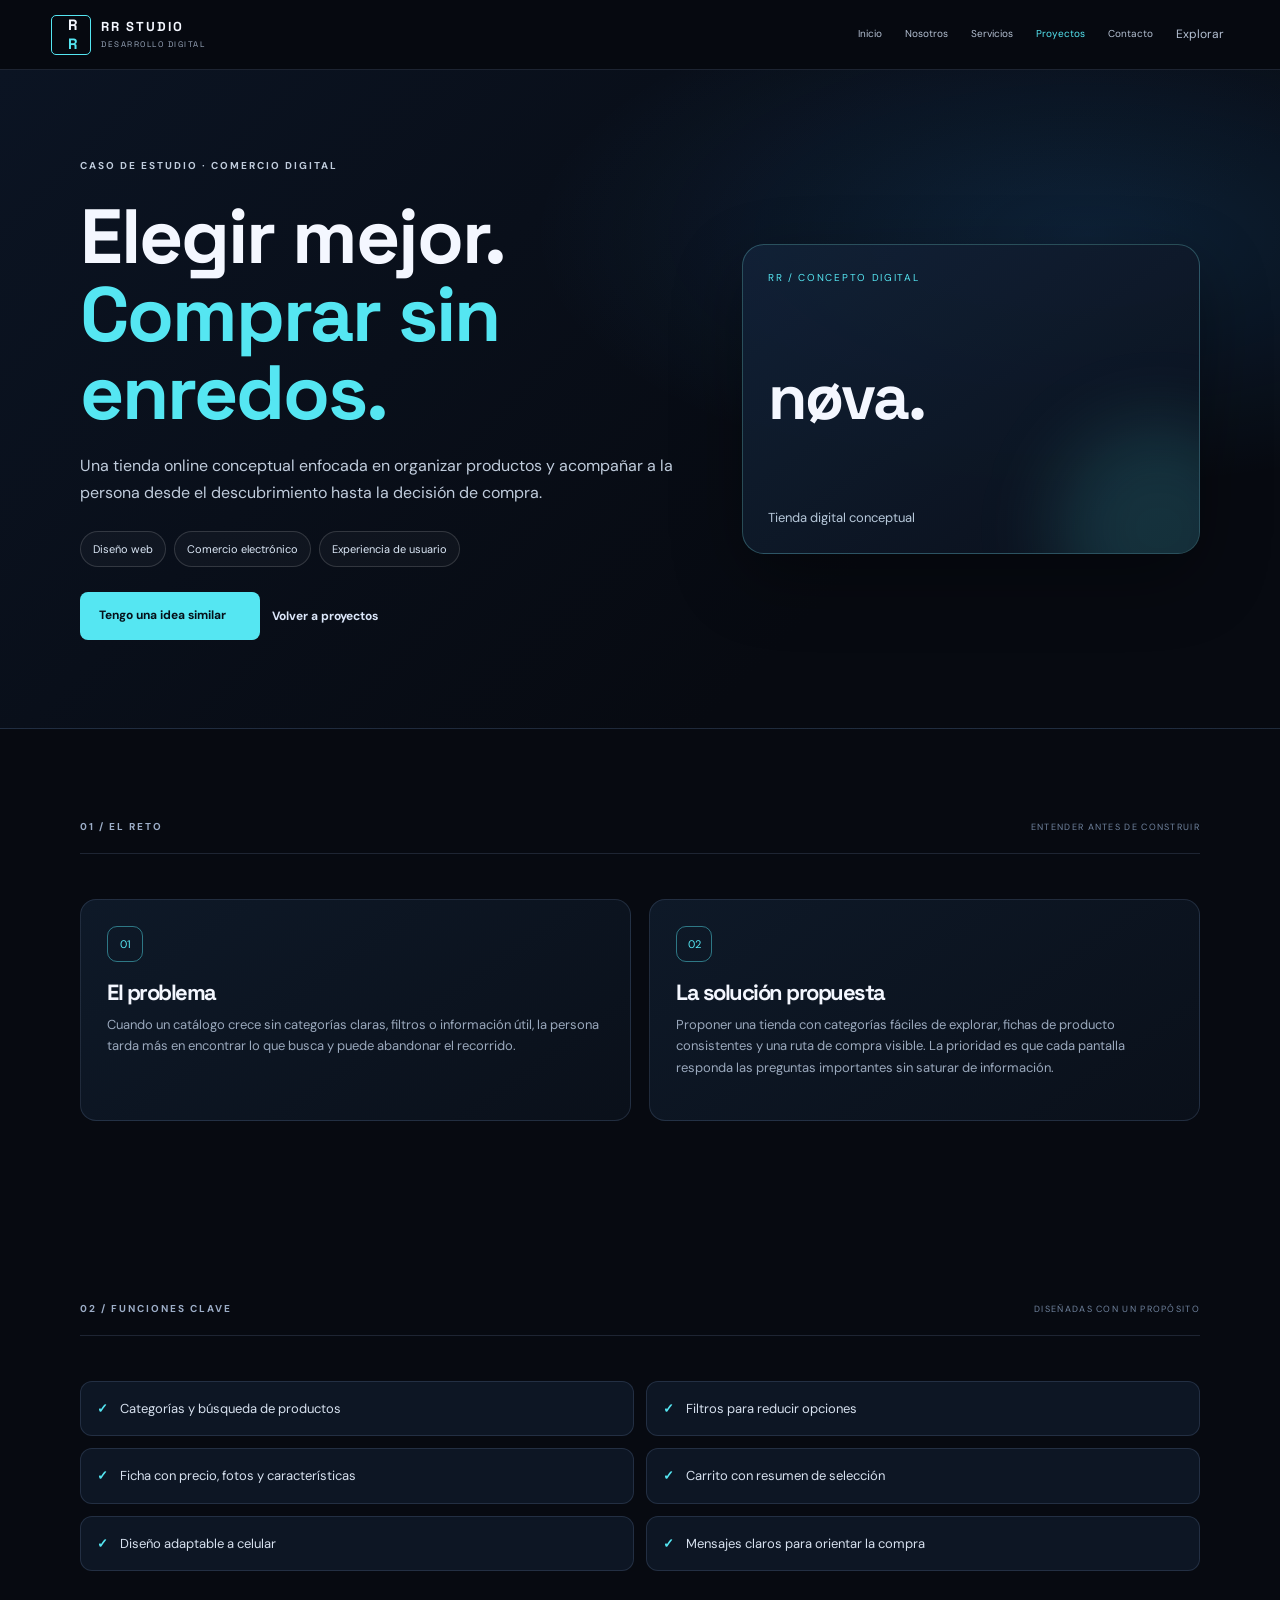
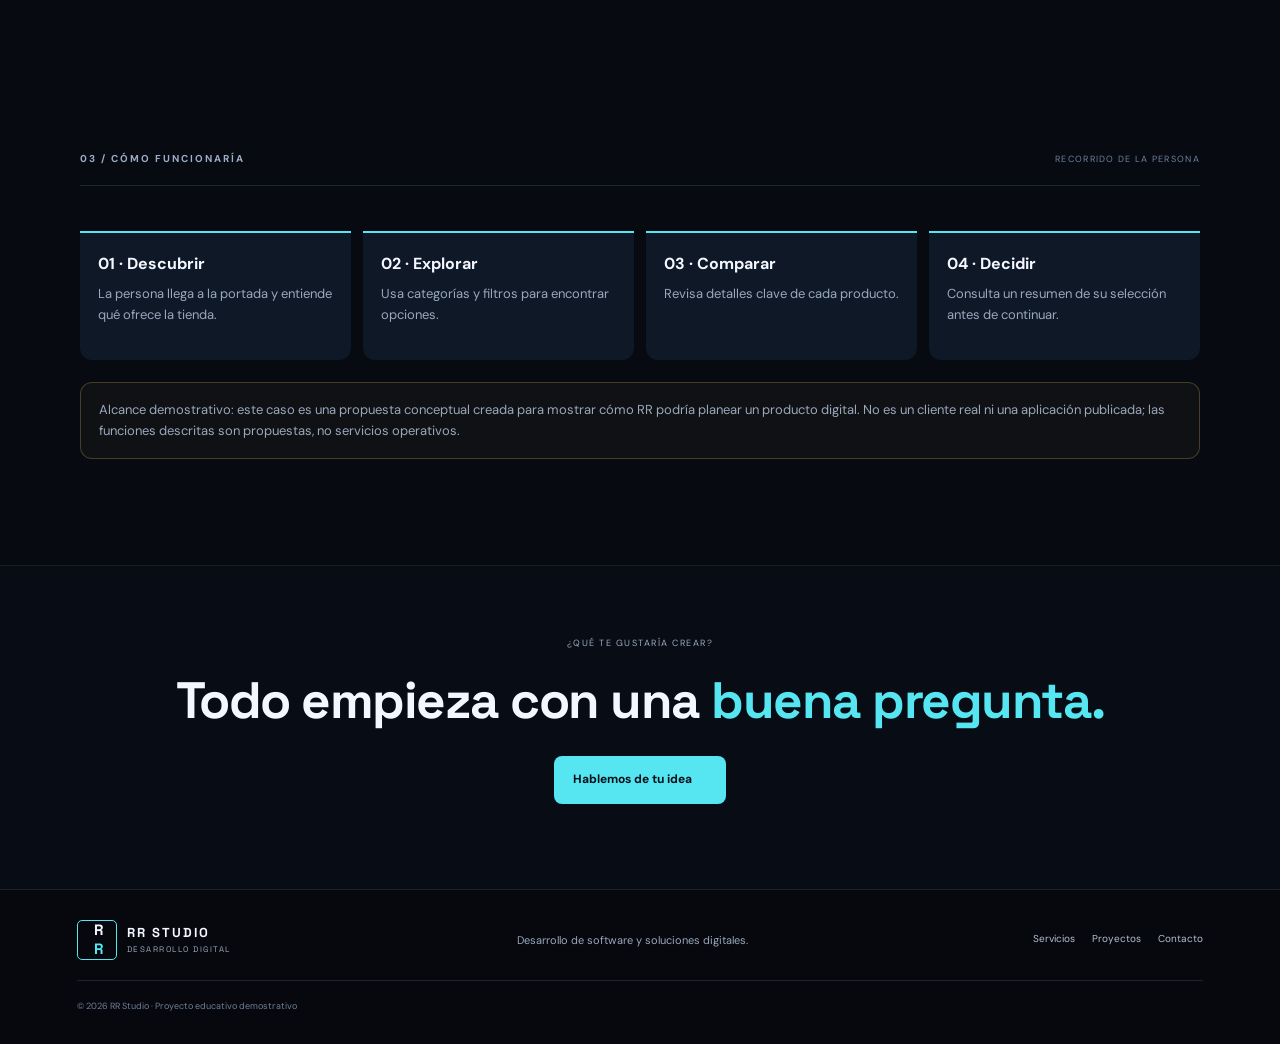
<file: caso-nova.html>
<!DOCTYPE html>
<html lang="es">
 <head>
  <meta charset="utf-8"/>
  <meta content="width=device-width, initial-scale=1.0" name="viewport"/>
  <meta content="Caso de estudio conceptual de RR Studio: problema, soluci&oacute;n, funciones y proceso de dise&ntilde;o." name="description"/>
  <title>
   NOVA &middot; Tienda digital | Caso de estudio RR
  </title>
  <link href="https://fonts.googleapis.com" rel="preconnect"/>
  <link crossorigin="" href="https://fonts.gstatic.com" rel="preconnect"/>
  <link href="https://fonts.googleapis.com/css2?family=DM+Sans:wght@400;500;600;700&amp;family=Space+Grotesk:wght@400;500;600;700&amp;display=swap" rel="stylesheet"/>
  <link href="estilos.css" rel="stylesheet"/>
  <script defer="" src="script.js">
  </script>
 </head>
 <body>
  <header class="barra">
   <a class="marca" href="index.html">
    <span class="marcaIcono">
     R
     <span>
      R
     </span>
    </span>
    <span>
     RR STUDIO
     <small>
      DESARROLLO DIGITAL
     </small>
    </span>
   </a>
   <button aria-controls="menu" aria-expanded="false" aria-label="Abrir men&uacute;" class="menuBoton" id="menuBoton" type="button">
    ☰
   </button>
   <nav aria-label="Navegaci&oacute;n principal" class="menu" id="menu">
    <a href="inicio.html">
     Inicio
    </a>
    <a href="nosotros.html">
     Nosotros
    </a>
    <a href="servicios.html">
     Servicios
    </a>
    <a class="activo" href="clientes.html">
     Proyectos
    </a>
    <a href="contacto.html">
     Contacto
    </a>
    <details class="menuMas">
     <summary>
      Explorar
     </summary>
     <div class="menuMasLista">
      <a href="web.html">
       Desarrollo web
      </a>
      <a href="movil.html">
       Desarrollo m&oacute;vil
      </a>
      <a href="ia.html">
       Inteligencia artificial
      </a>
      <a href="trabaja.html">
       Trabaja con nosotros
      </a>
      <a href="admin.html">
       Panel de administraci&oacute;n demo
      </a>
     </div>
    </details>
   </nav>
  </header>
  <main>
   <section class="casoHero">
    <div class="casoHeroInterior">
     <div>
      <p class="etiqueta">
       CASO DE ESTUDIO &middot; COMERCIO DIGITAL
      </p>
      <h1>
       Elegir mejor.
       <br/>
       <em>
        Comprar sin enredos.
       </em>
      </h1>
      <p>
       Una tienda online conceptual enfocada en organizar productos y acompa&ntilde;ar a la persona desde el descubrimiento hasta la decisi&oacute;n de compra.
      </p>
      <div class="casoEtiquetas">
       <span>
        Dise&ntilde;o web
       </span>
       <span>
        Comercio electr&oacute;nico
       </span>
       <span>
        Experiencia de usuario
       </span>
      </div>
      <div class="casoAcciones">
       <a class="boton botonCian" href="contacto.html">
        Tengo una idea similar
        <span>
        </span>
       </a>
       <a class="enlace" href="clientes.html">
        Volver a proyectos
        <span>
        </span>
       </a>
      </div>
     </div>
     <aside class="casoFicha">
      <small>
       RR / CONCEPTO DIGITAL
      </small>
      <strong>
       n&oslash;va.
      </strong>
      <span>
       Tienda digital conceptual
      </span>
     </aside>
    </div>
   </section>
   <section class="contenedor bloque">
    <div class="cabeceraSeccion">
     <p class="etiqueta">
      01 / EL RETO
     </p>
     <span>
      ENTENDER ANTES DE CONSTRUIR
     </span>
    </div>
    <div class="casoBloques">
     <article class="casoBloque">
      <span class="casoPaso">
       01
      </span>
      <h2>
       El problema
      </h2>
      <p>
       Cuando un cat&aacute;logo crece sin categor&iacute;as claras, filtros o informaci&oacute;n &uacute;til, la persona tarda m&aacute;s en encontrar lo que busca y puede abandonar el recorrido.
      </p>
     </article>
     <article class="casoBloque">
      <span class="casoPaso">
       02
      </span>
      <h2>
       La soluci&oacute;n propuesta
      </h2>
      <p>
       Proponer una tienda con categor&iacute;as f&aacute;ciles de explorar, fichas de producto consistentes y una ruta de compra visible. La prioridad es que cada pantalla responda las preguntas importantes sin saturar de informaci&oacute;n.
      </p>
     </article>
    </div>
   </section>
   <section class="contenedor bloque">
    <div class="cabeceraSeccion">
     <p class="etiqueta">
      02 / FUNCIONES CLAVE
     </p>
     <span>
      DISE&Ntilde;ADAS CON UN PROP&Oacute;SITO
     </span>
    </div>
    <ul class="casoLista">
     <li>
      Categor&iacute;as y b&uacute;squeda de productos
     </li>
     <li>
      Filtros para reducir opciones
     </li>
     <li>
      Ficha con precio, fotos y caracter&iacute;sticas
     </li>
     <li>
      Carrito con resumen de selecci&oacute;n
     </li>
     <li>
      Dise&ntilde;o adaptable a celular
     </li>
     <li>
      Mensajes claros para orientar la compra
     </li>
    </ul>
   </section>
   <section class="contenedor bloque">
    <div class="cabeceraSeccion">
     <p class="etiqueta">
      03 / C&Oacute;MO FUNCIONAR&Iacute;A
     </p>
     <span>
      RECORRIDO DE LA PERSONA
     </span>
    </div>
    <div class="casoRuta">
     <article>
      <b>
       01 &middot; Descubrir
      </b>
      <p>
       La persona llega a la portada y entiende qu&eacute; ofrece la tienda.
      </p>
     </article>
     <article>
      <b>
       02 &middot; Explorar
      </b>
      <p>
       Usa categor&iacute;as y filtros para encontrar opciones.
      </p>
     </article>
     <article>
      <b>
       03 &middot; Comparar
      </b>
      <p>
       Revisa detalles clave de cada producto.
      </p>
     </article>
     <article>
      <b>
       04 &middot; Decidir
      </b>
      <p>
       Consulta un resumen de su selecci&oacute;n antes de continuar.
      </p>
     </article>
    </div>
    <p class="casoAviso">
     Alcance demostrativo: este caso es una propuesta conceptual creada para mostrar c&oacute;mo RR podr&iacute;a planear un producto digital. No es un cliente real ni una aplicaci&oacute;n publicada; las funciones descritas son propuestas, no servicios operativos.
    </p>
   </section>
   <section class="portadaFinal">
    <p>
     &iquest;QU&Eacute; TE GUSTAR&Iacute;A CREAR?
    </p>
    <h2>
     Todo empieza con una
     <em>
      buena pregunta.
     </em>
    </h2>
    <a class="boton botonCian" href="contacto.html">
     Hablemos de tu idea
     <span>
     </span>
    </a>
   </section>
  </main>
  <footer class="pie">
   <a class="marca" href="index.html">
    <span class="marcaIcono">
     R
     <span>
      R
     </span>
    </span>
    <span>
     RR STUDIO
     <small>
      DESARROLLO DIGITAL
     </small>
    </span>
   </a>
   <p>
    Desarrollo de software y soluciones digitales.
   </p>
   <div>
    <a href="servicios.html">
     Servicios
    </a>
    <a href="clientes.html">
     Proyectos
    </a>
    <a href="contacto.html">
     Contacto
    </a>
   </div>
   <small>
    &copy; 2026 RR Studio &middot; Proyecto educativo demostrativo
   </small>
  </footer>
 </body>
</html>
</file>
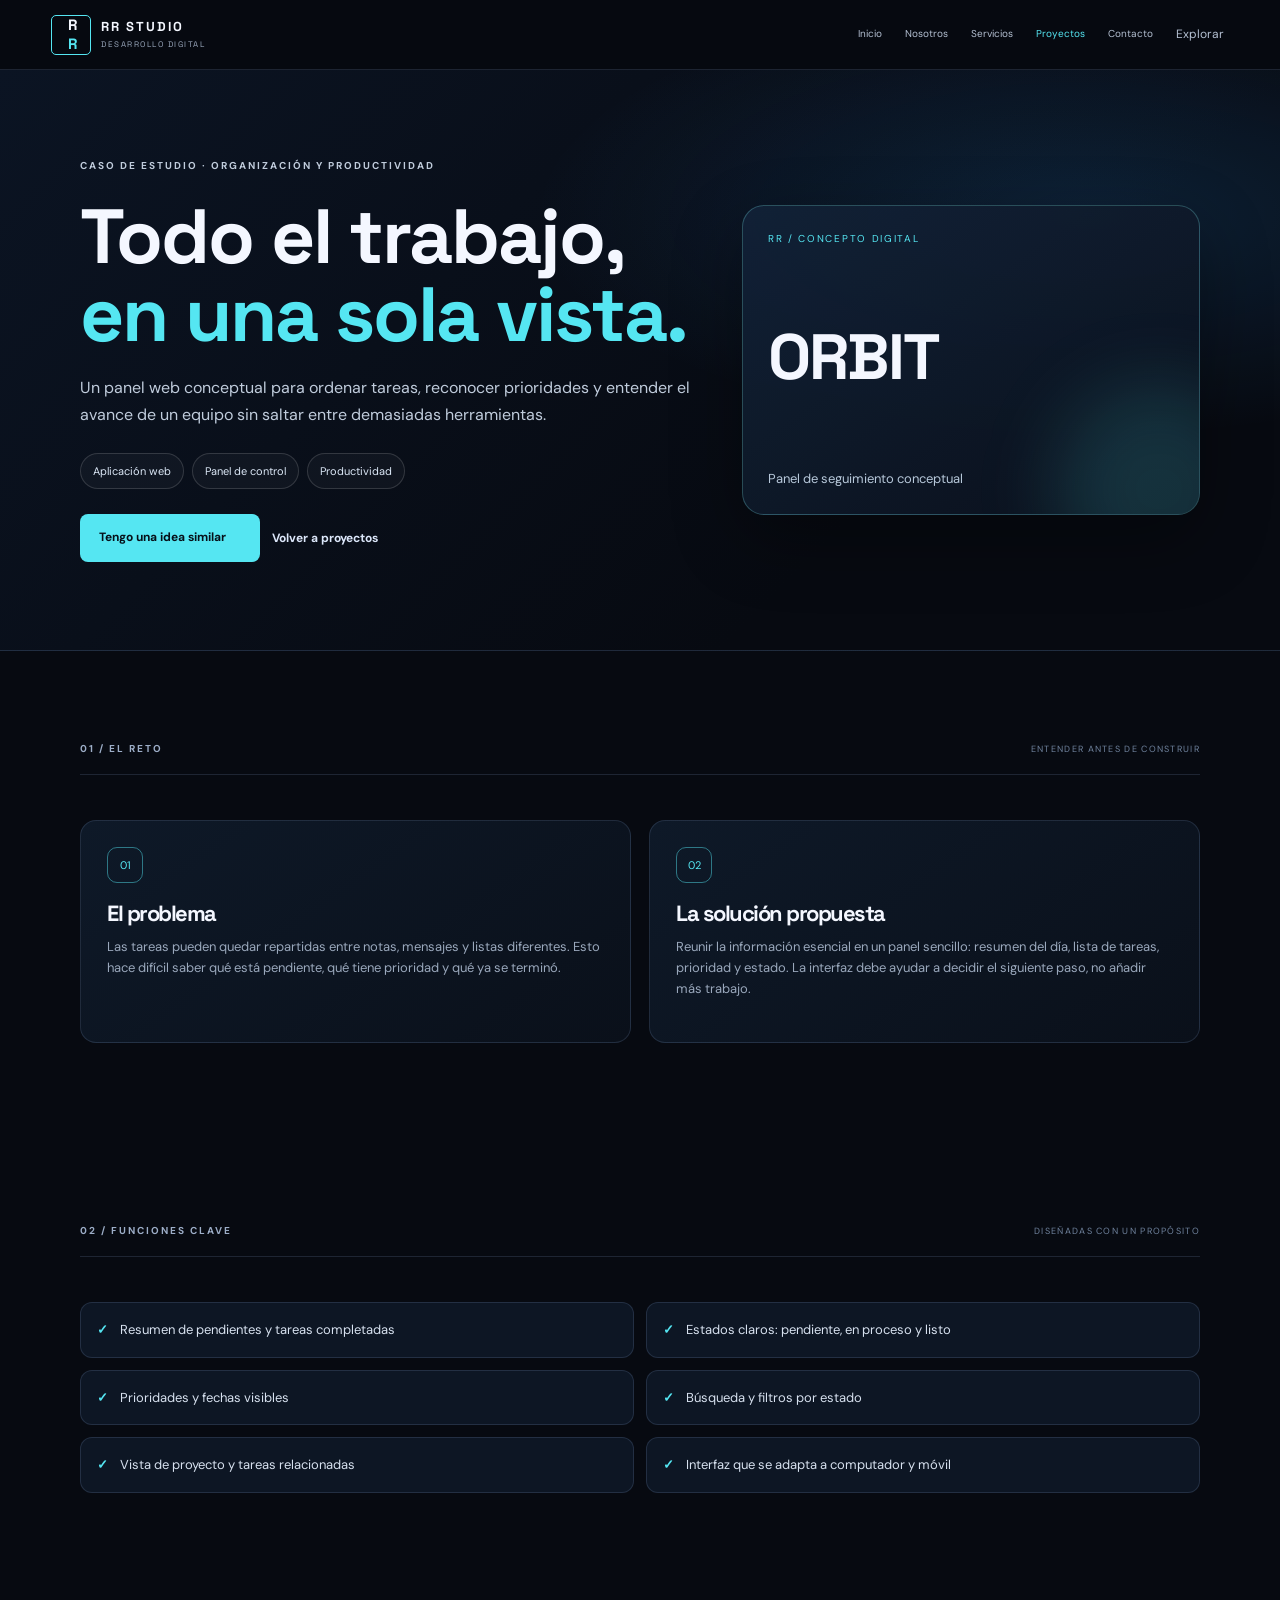
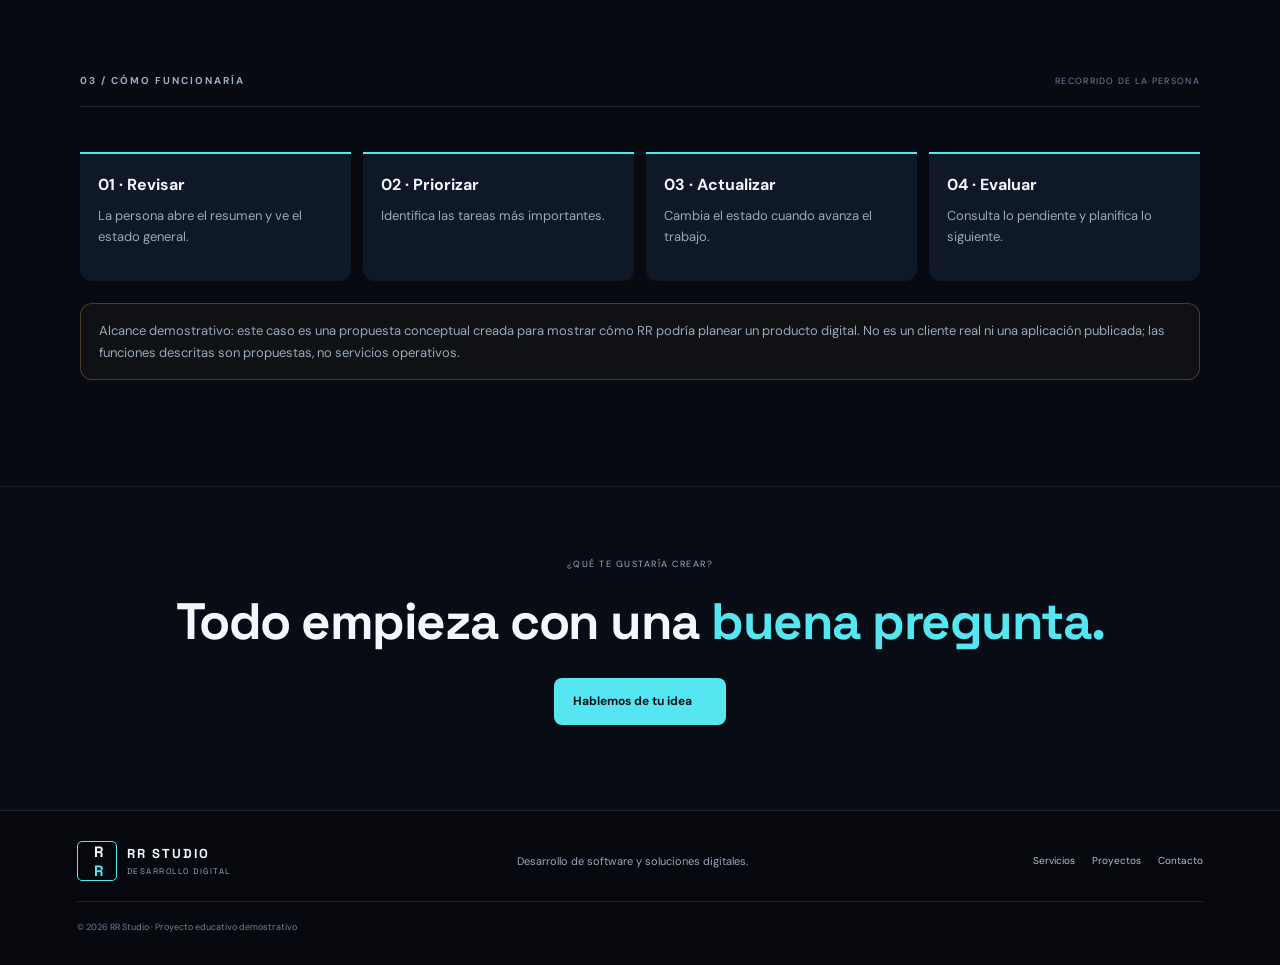
<file: caso-orbit.html>
<!DOCTYPE html>
<html lang="es">
 <head>
  <meta charset="utf-8"/>
  <meta content="width=device-width, initial-scale=1.0" name="viewport"/>
  <meta content="Caso de estudio conceptual de RR Studio: problema, soluci&oacute;n, funciones y proceso de dise&ntilde;o." name="description"/>
  <title>
   ORBIT &middot; Productividad | Caso de estudio RR
  </title>
  <link href="https://fonts.googleapis.com" rel="preconnect"/>
  <link crossorigin="" href="https://fonts.gstatic.com" rel="preconnect"/>
  <link href="https://fonts.googleapis.com/css2?family=DM+Sans:wght@400;500;600;700&amp;family=Space+Grotesk:wght@400;500;600;700&amp;display=swap" rel="stylesheet"/>
  <link href="estilos.css" rel="stylesheet"/>
  <script defer="" src="script.js">
  </script>
 </head>
 <body>
  <header class="barra">
   <a class="marca" href="index.html">
    <span class="marcaIcono">
     R
     <span>
      R
     </span>
    </span>
    <span>
     RR STUDIO
     <small>
      DESARROLLO DIGITAL
     </small>
    </span>
   </a>
   <button aria-controls="menu" aria-expanded="false" aria-label="Abrir men&uacute;" class="menuBoton" id="menuBoton" type="button">
    ☰
   </button>
   <nav aria-label="Navegaci&oacute;n principal" class="menu" id="menu">
    <a href="inicio.html">
     Inicio
    </a>
    <a href="nosotros.html">
     Nosotros
    </a>
    <a href="servicios.html">
     Servicios
    </a>
    <a class="activo" href="clientes.html">
     Proyectos
    </a>
    <a href="contacto.html">
     Contacto
    </a>
    <details class="menuMas">
     <summary>
      Explorar
     </summary>
     <div class="menuMasLista">
      <a href="web.html">
       Desarrollo web
      </a>
      <a href="movil.html">
       Desarrollo m&oacute;vil
      </a>
      <a href="ia.html">
       Inteligencia artificial
      </a>
      <a href="trabaja.html">
       Trabaja con nosotros
      </a>
      <a href="admin.html">
       Panel de administraci&oacute;n demo
      </a>
     </div>
    </details>
   </nav>
  </header>
  <main>
   <section class="casoHero">
    <div class="casoHeroInterior">
     <div>
      <p class="etiqueta">
       CASO DE ESTUDIO &middot; ORGANIZACI&Oacute;N Y PRODUCTIVIDAD
      </p>
      <h1>
       Todo el trabajo,
       <br/>
       <em>
        en una sola vista.
       </em>
      </h1>
      <p>
       Un panel web conceptual para ordenar tareas, reconocer prioridades y entender el avance de un equipo sin saltar entre demasiadas herramientas.
      </p>
      <div class="casoEtiquetas">
       <span>
        Aplicaci&oacute;n web
       </span>
       <span>
        Panel de control
       </span>
       <span>
        Productividad
       </span>
      </div>
      <div class="casoAcciones">
       <a class="boton botonCian" href="contacto.html">
        Tengo una idea similar
        <span>
        </span>
       </a>
       <a class="enlace" href="clientes.html">
        Volver a proyectos
        <span>
        </span>
       </a>
      </div>
     </div>
     <aside class="casoFicha">
      <small>
       RR / CONCEPTO DIGITAL
      </small>
      <strong>
       ORBIT
      </strong>
      <span>
       Panel de seguimiento conceptual
      </span>
     </aside>
    </div>
   </section>
   <section class="contenedor bloque">
    <div class="cabeceraSeccion">
     <p class="etiqueta">
      01 / EL RETO
     </p>
     <span>
      ENTENDER ANTES DE CONSTRUIR
     </span>
    </div>
    <div class="casoBloques">
     <article class="casoBloque">
      <span class="casoPaso">
       01
      </span>
      <h2>
       El problema
      </h2>
      <p>
       Las tareas pueden quedar repartidas entre notas, mensajes y listas diferentes. Esto hace dif&iacute;cil saber qu&eacute; est&aacute; pendiente, qu&eacute; tiene prioridad y qu&eacute; ya se termin&oacute;.
      </p>
     </article>
     <article class="casoBloque">
      <span class="casoPaso">
       02
      </span>
      <h2>
       La soluci&oacute;n propuesta
      </h2>
      <p>
       Reunir la informaci&oacute;n esencial en un panel sencillo: resumen del d&iacute;a, lista de tareas, prioridad y estado. La interfaz debe ayudar a decidir el siguiente paso, no a&ntilde;adir m&aacute;s trabajo.
      </p>
     </article>
    </div>
   </section>
   <section class="contenedor bloque">
    <div class="cabeceraSeccion">
     <p class="etiqueta">
      02 / FUNCIONES CLAVE
     </p>
     <span>
      DISE&Ntilde;ADAS CON UN PROP&Oacute;SITO
     </span>
    </div>
    <ul class="casoLista">
     <li>
      Resumen de pendientes y tareas completadas
     </li>
     <li>
      Estados claros: pendiente, en proceso y listo
     </li>
     <li>
      Prioridades y fechas visibles
     </li>
     <li>
      B&uacute;squeda y filtros por estado
     </li>
     <li>
      Vista de proyecto y tareas relacionadas
     </li>
     <li>
      Interfaz que se adapta a computador y m&oacute;vil
     </li>
    </ul>
   </section>
   <section class="contenedor bloque">
    <div class="cabeceraSeccion">
     <p class="etiqueta">
      03 / C&Oacute;MO FUNCIONAR&Iacute;A
     </p>
     <span>
      RECORRIDO DE LA PERSONA
     </span>
    </div>
    <div class="casoRuta">
     <article>
      <b>
       01 &middot; Revisar
      </b>
      <p>
       La persona abre el resumen y ve el estado general.
      </p>
     </article>
     <article>
      <b>
       02 &middot; Priorizar
      </b>
      <p>
       Identifica las tareas m&aacute;s importantes.
      </p>
     </article>
     <article>
      <b>
       03 &middot; Actualizar
      </b>
      <p>
       Cambia el estado cuando avanza el trabajo.
      </p>
     </article>
     <article>
      <b>
       04 &middot; Evaluar
      </b>
      <p>
       Consulta lo pendiente y planifica lo siguiente.
      </p>
     </article>
    </div>
    <p class="casoAviso">
     Alcance demostrativo: este caso es una propuesta conceptual creada para mostrar c&oacute;mo RR podr&iacute;a planear un producto digital. No es un cliente real ni una aplicaci&oacute;n publicada; las funciones descritas son propuestas, no servicios operativos.
    </p>
   </section>
   <section class="portadaFinal">
    <p>
     &iquest;QU&Eacute; TE GUSTAR&Iacute;A CREAR?
    </p>
    <h2>
     Todo empieza con una
     <em>
      buena pregunta.
     </em>
    </h2>
    <a class="boton botonCian" href="contacto.html">
     Hablemos de tu idea
     <span>
     </span>
    </a>
   </section>
  </main>
  <footer class="pie">
   <a class="marca" href="index.html">
    <span class="marcaIcono">
     R
     <span>
      R
     </span>
    </span>
    <span>
     RR STUDIO
     <small>
      DESARROLLO DIGITAL
     </small>
    </span>
   </a>
   <p>
    Desarrollo de software y soluciones digitales.
   </p>
   <div>
    <a href="servicios.html">
     Servicios
    </a>
    <a href="clientes.html">
     Proyectos
    </a>
    <a href="contacto.html">
     Contacto
    </a>
   </div>
   <small>
    &copy; 2026 RR Studio &middot; Proyecto educativo demostrativo
   </small>
  </footer>
 </body>
</html>
</file>
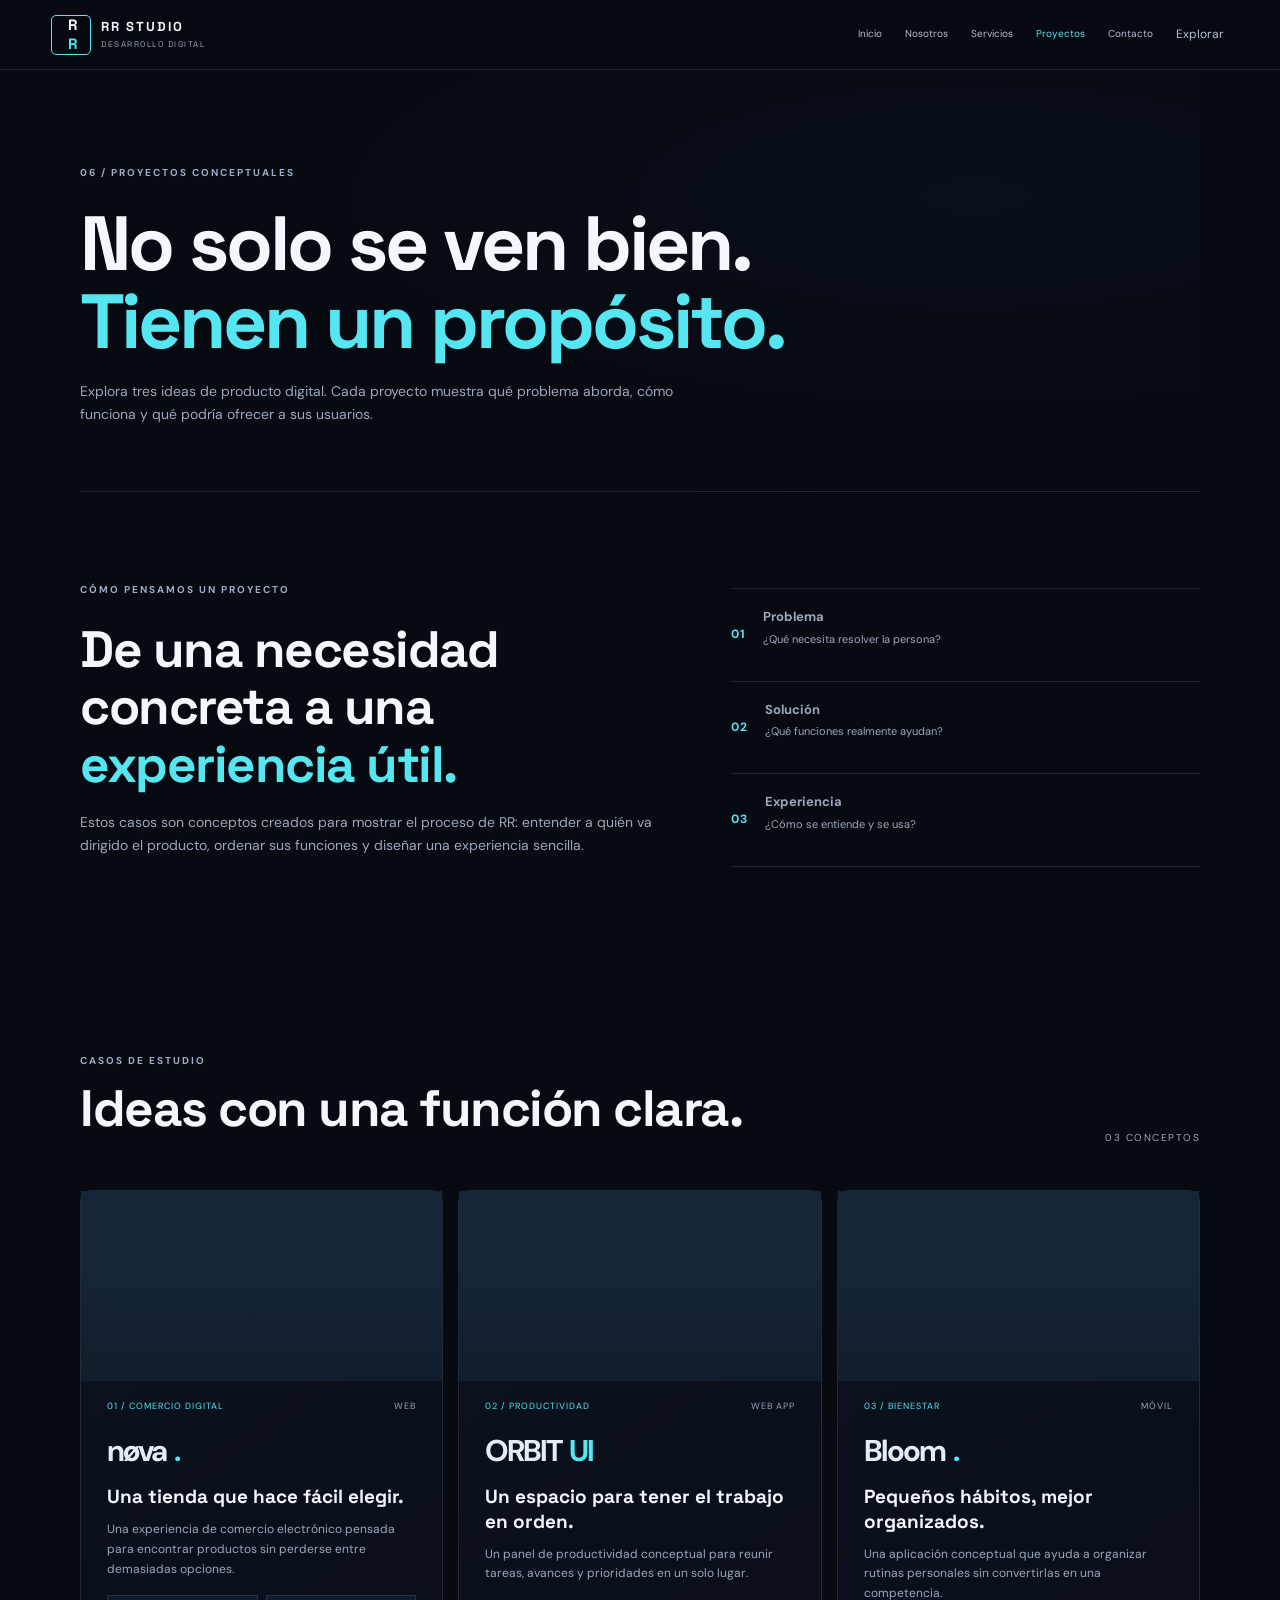
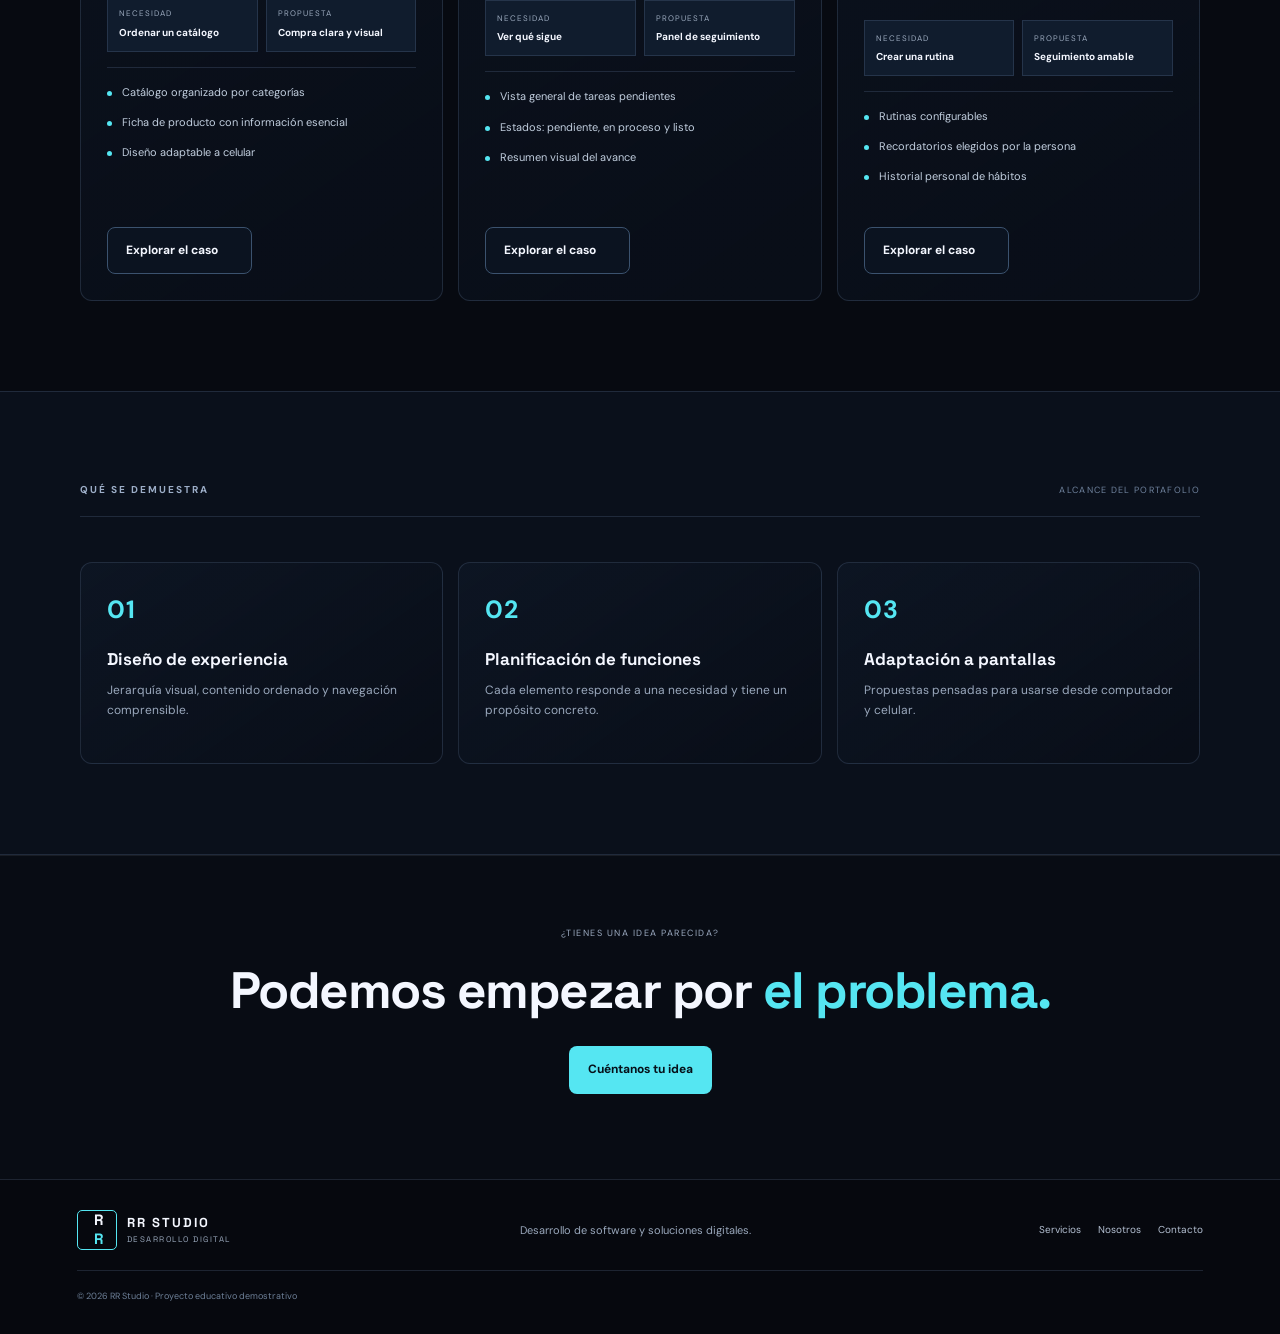
<file: clientes.html>
<!DOCTYPE html>
<html lang="es">
 <head>
  <meta charset="utf-8"/>
  <meta content="width=device-width, initial-scale=1.0" name="viewport"/>
  <title>
   RR Studio | Clientes y proyectos
  </title>
  <link href="https://fonts.googleapis.com" rel="preconnect"/>
  <link crossorigin="" href="https://fonts.gstatic.com" rel="preconnect"/>
  <link href="https://fonts.googleapis.com/css2?family=DM+Sans:wght@400;500;600;700&amp;family=Space+Grotesk:wght@400;500;600;700&amp;display=swap" rel="stylesheet"/>
  <link href="estilos.css" rel="stylesheet"/>
  <script defer="" src="script.js">
  </script>
 </head>
 <body>
  <header class="barra">
   <a class="marca" href="index.html">
    <span class="marcaIcono">
     R
     <span>
      R
     </span>
    </span>
    <span>
     RR STUDIO
     <small>
      DESARROLLO DIGITAL
     </small>
    </span>
   </a>
   <button aria-controls="menu" aria-expanded="false" aria-label="Abrir men&uacute;" class="menuBoton" id="menuBoton" type="button">
    ☰
   </button>
   <nav aria-label="Navegaci&oacute;n principal" class="menu" id="menu">
    <a href="inicio.html">
     Inicio
    </a>
    <a href="nosotros.html">
     Nosotros
    </a>
    <a href="servicios.html">
     Servicios
    </a>
    <a aria-current="page" class="activo" href="clientes.html">
     Proyectos
    </a>
    <a href="contacto.html">
     Contacto
    </a>
    <details class="menuMas">
     <summary>
      Explorar
     </summary>
     <div class="menuMasLista">
      <a href="web.html">
       Desarrollo web
      </a>
      <a href="movil.html">
       Desarrollo m&oacute;vil
      </a>
      <a href="ia.html">
       Inteligencia artificial
      </a>
      <a href="trabaja.html">
       Trabaja con nosotros
      </a>
      <a href="admin.html">
       Panel de administraci&oacute;n demo
      </a>
     </div>
    </details>
   </nav>
  </header>
  <main>
   <section class="tituloPagina contenedor">
    <p class="etiqueta">
     06 / PROYECTOS CONCEPTUALES
    </p>
    <h1>
     No solo se ven bien.
     <br/>
     <em>
      Tienen un prop&oacute;sito.
     </em>
    </h1>
    <p>
     Explora tres ideas de producto digital. Cada proyecto muestra qu&eacute; problema aborda, c&oacute;mo funciona y qu&eacute; podr&iacute;a ofrecer a sus usuarios.
    </p>
   </section>
   <section class="contenedor bloque proyectosIntro">
    <div class="proyectosIntroTexto">
     <p class="etiqueta">
      C&Oacute;MO PENSAMOS UN PROYECTO
     </p>
     <h2>
      De una necesidad concreta a una
      <em>
       experiencia &uacute;til.
      </em>
     </h2>
     <p>
      Estos casos son conceptos creados para mostrar el proceso de RR: entender a qui&eacute;n va dirigido el producto, ordenar sus funciones y dise&ntilde;ar una experiencia sencilla.
     </p>
    </div>
    <div class="proyectoProceso">
     <div>
      <span>
       01
      </span>
      <p>
       <b>
        Problema
       </b>
       <small>
        &iquest;Qu&eacute; necesita resolver la persona?
       </small>
      </p>
     </div>
     <div>
      <span>
       02
      </span>
      <p>
       <b>
        Soluci&oacute;n
       </b>
       <small>
        &iquest;Qu&eacute; funciones realmente ayudan?
       </small>
      </p>
     </div>
     <div>
      <span>
       03
      </span>
      <p>
       <b>
        Experiencia
       </b>
       <small>
        &iquest;C&oacute;mo se entiende y se usa?
       </small>
      </p>
     </div>
    </div>
   </section>
   <section aria-label="Casos de estudio" class="contenedor bloque">
    <div class="proyectosCabecera">
     <div>
      <p class="etiqueta">
       CASOS DE ESTUDIO
      </p>
      <h2>
       Ideas con una funci&oacute;n clara.
      </h2>
     </div>
     <span>
      03 CONCEPTOS
     </span>
    </div>
    <div class="tarjetas tres proyectosNuevos">
     <article class="tarjeta proyectoCaso">
      <div aria-label="Fotograf&iacute;a de productos de una tienda conceptual" class="proyectoFoto fotoNova" role="img">
      </div>
      <div class="proyectoMeta">
       <span>
        01 / COMERCIO DIGITAL
       </span>
       <span>
        WEB
       </span>
      </div>
      <div class="logoCliente">
       n&oslash;va
       <span>
        .
       </span>
      </div>
      <h3>
       Una tienda que hace f&aacute;cil elegir.
      </h3>
      <p>
       Una experiencia de comercio electr&oacute;nico pensada para encontrar productos sin perderse entre demasiadas opciones.
      </p>
      <div class="proyectoDatos">
       <div>
        <small>
         NECESIDAD
        </small>
        <b>
         Ordenar un cat&aacute;logo
        </b>
       </div>
       <div>
        <small>
         PROPUESTA
        </small>
        <b>
         Compra clara y visual
        </b>
       </div>
      </div>
      <ul class="proyectoFunciones">
       <li>
        Cat&aacute;logo organizado por categor&iacute;as
       </li>
       <li>
        Ficha de producto con informaci&oacute;n esencial
       </li>
       <li>
        Dise&ntilde;o adaptable a celular
       </li>
      </ul>
      <a class="boton botonBorde detalleBoton" href="caso-nova.html">
       Explorar el caso
       <span aria-hidden="true">
        
       </span>
      </a>
     </article>
     <article class="tarjeta proyectoCaso">
      <div aria-label="Fotograf&iacute;a de una mesa de trabajo digital" class="proyectoFoto fotoOrbit" role="img">
      </div>
      <div class="proyectoMeta">
       <span>
        02 / PRODUCTIVIDAD
       </span>
       <span>
        WEB APP
       </span>
      </div>
      <div class="logoCliente">
       ORBIT
       <span>
        UI
       </span>
      </div>
      <h3>
       Un espacio para tener el trabajo en orden.
      </h3>
      <p>
       Un panel de productividad conceptual para reunir tareas, avances y prioridades en un solo lugar.
      </p>
      <div class="proyectoDatos">
       <div>
        <small>
         NECESIDAD
        </small>
        <b>
         Ver qu&eacute; sigue
        </b>
       </div>
       <div>
        <small>
         PROPUESTA
        </small>
        <b>
         Panel de seguimiento
        </b>
       </div>
      </div>
      <ul class="proyectoFunciones">
       <li>
        Vista general de tareas pendientes
       </li>
       <li>
        Estados: pendiente, en proceso y listo
       </li>
       <li>
        Resumen visual del avance
       </li>
      </ul>
      <a class="boton botonBorde detalleBoton" href="caso-orbit.html">
       Explorar el caso
       <span aria-hidden="true">
        
       </span>
      </a>
     </article>
     <article class="tarjeta proyectoCaso">
      <div aria-label="Fotograf&iacute;a de una escena de bienestar y rutina personal" class="proyectoFoto fotoBloom" role="img">
      </div>
      <div class="proyectoMeta">
       <span>
        03 / BIENESTAR
       </span>
       <span>
        M&Oacute;VIL
       </span>
      </div>
      <div class="logoCliente">
       Bloom
       <span>
        .
       </span>
      </div>
      <h3>
       Peque&ntilde;os h&aacute;bitos, mejor organizados.
      </h3>
      <p>
       Una aplicaci&oacute;n conceptual que ayuda a organizar rutinas personales sin convertirlas en una competencia.
      </p>
      <div class="proyectoDatos">
       <div>
        <small>
         NECESIDAD
        </small>
        <b>
         Crear una rutina
        </b>
       </div>
       <div>
        <small>
         PROPUESTA
        </small>
        <b>
         Seguimiento amable
        </b>
       </div>
      </div>
      <ul class="proyectoFunciones">
       <li>
        Rutinas configurables
       </li>
       <li>
        Recordatorios elegidos por la persona
       </li>
       <li>
        Historial personal de h&aacute;bitos
       </li>
      </ul>
      <a class="boton botonBorde detalleBoton" href="caso-bloom.html">
       Explorar el caso
       <span aria-hidden="true">
        
       </span>
      </a>
     </article>
    </div>
    <p class="nota">
     NOVA, ORBIT y Bloom son conceptos ficticios creados para esta demostraci&oacute;n. No son clientes reales ni productos publicados.
    </p>
   </section>
   <section class="bloque fondoPanel">
    <div class="contenedor">
     <div class="cabeceraSeccion">
      <p class="etiqueta">
       QU&Eacute; SE DEMUESTRA
      </p>
      <span>
       ALCANCE DEL PORTAFOLIO
      </span>
     </div>
     <div class="tarjetas tres">
      <article class="tarjeta">
       <div class="proyectoNumero">
        01
       </div>
       <h3>
        Dise&ntilde;o de experiencia
       </h3>
       <p>
        Jerarqu&iacute;a visual, contenido ordenado y navegaci&oacute;n comprensible.
       </p>
      </article>
      <article class="tarjeta">
       <div class="proyectoNumero">
        02
       </div>
       <h3>
        Planificaci&oacute;n de funciones
       </h3>
       <p>
        Cada elemento responde a una necesidad y tiene un prop&oacute;sito concreto.
       </p>
      </article>
      <article class="tarjeta">
       <div class="proyectoNumero">
        03
       </div>
       <h3>
        Adaptaci&oacute;n a pantallas
       </h3>
       <p>
        Propuestas pensadas para usarse desde computador y celular.
       </p>
      </article>
     </div>
    </div>
   </section>
   <section class="portadaFinal">
    <p>
     &iquest;TIENES UNA IDEA PARECIDA?
    </p>
    <h2>
     Podemos empezar por
     <em>
      el problema.
     </em>
    </h2>
    <a class="boton botonCian" href="contacto.html">
     Cu&eacute;ntanos tu idea
    </a>
   </section>
  </main>
  <footer class="pie">
   <a class="marca" href="index.html">
    <span class="marcaIcono">
     R
     <span>
      R
     </span>
    </span>
    <span>
     RR STUDIO
     <small>
      DESARROLLO DIGITAL
     </small>
    </span>
   </a>
   <p>
    Desarrollo de software y soluciones digitales.
   </p>
   <div>
    <a href="servicios.html">
     Servicios
    </a>
    <a href="nosotros.html">
     Nosotros
    </a>
    <a href="contacto.html">
     Contacto
    </a>
   </div>
   <small>
    &copy; 2026 RR Studio &middot; Proyecto educativo demostrativo
   </small>
  </footer>
 </body>
</html>
</file>
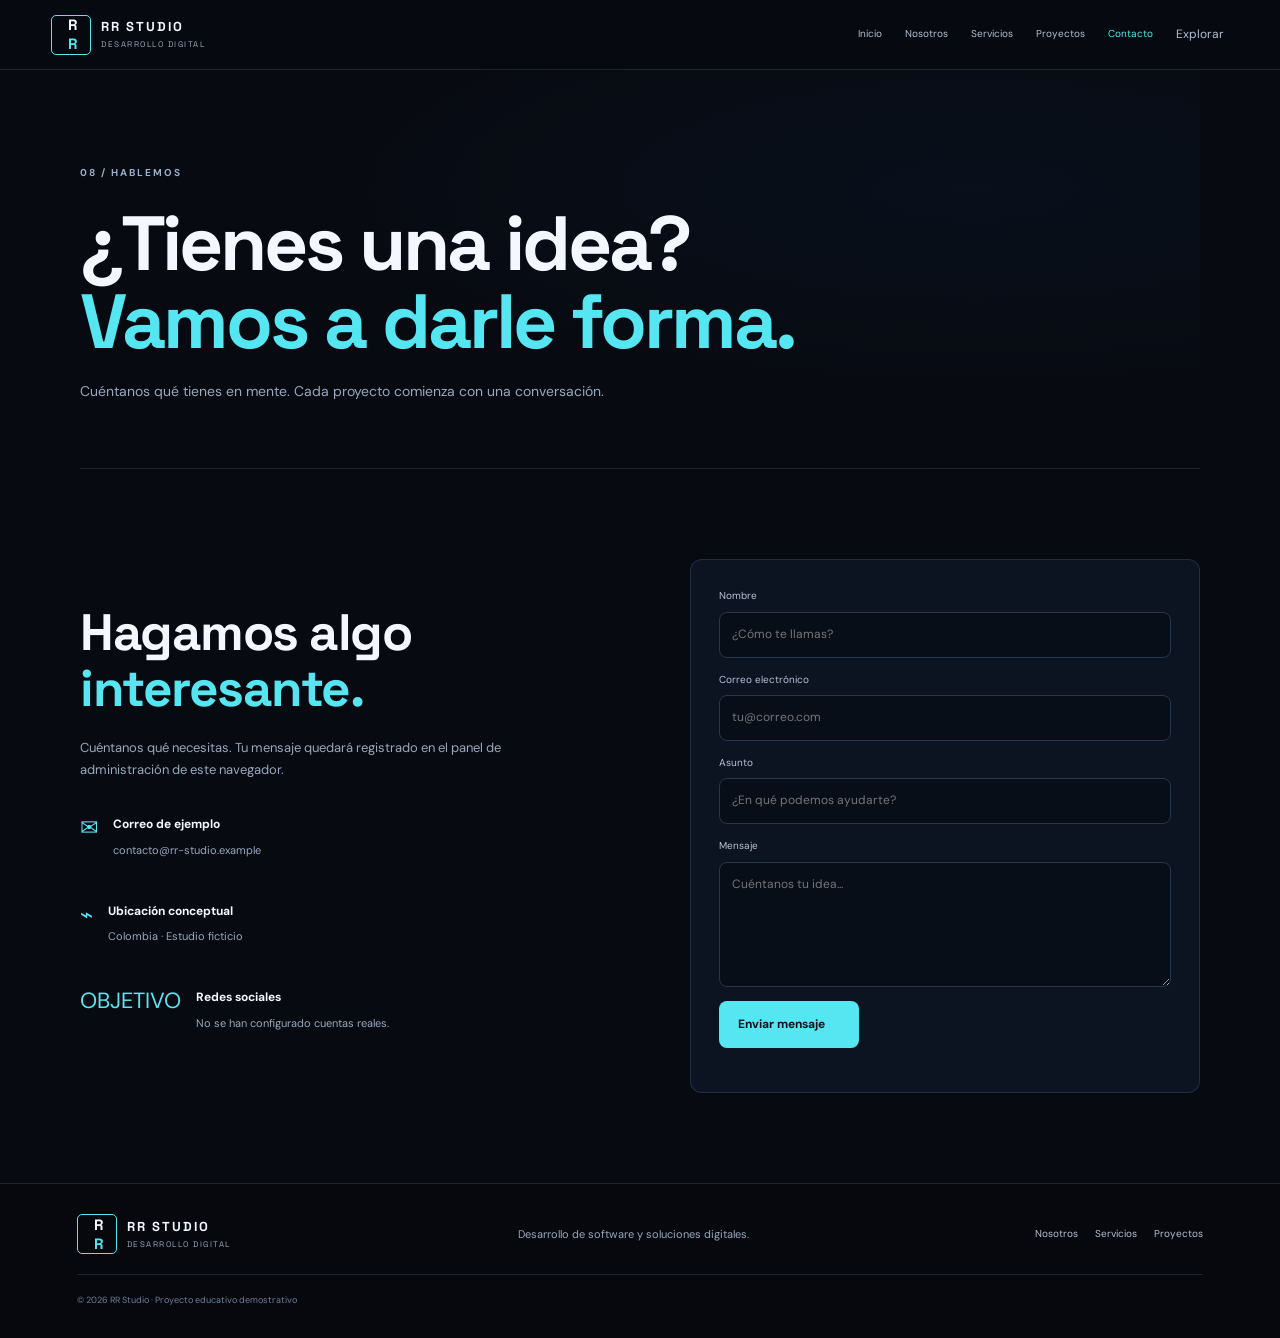
<file: contacto.html>
<!DOCTYPE html>
<html lang="es">
 <head>
  <meta charset="utf-8"/>
  <meta content="width=device-width, initial-scale=1.0" name="viewport"/>
  <title>
   RR Studio | Contacto
  </title>
  <link href="https://fonts.googleapis.com" rel="preconnect"/>
  <link crossorigin="" href="https://fonts.gstatic.com" rel="preconnect"/>
  <link href="https://fonts.googleapis.com/css2?family=DM+Sans:wght@400;500;600;700&amp;family=Space+Grotesk:wght@400;500;600;700&amp;display=swap" rel="stylesheet"/>
  <link href="estilos.css" rel="stylesheet"/>
  <script defer="" src="script.js">
  </script>
 </head>
 <body>
  <header class="barra">
   <a class="marca" href="index.html">
    <span class="marcaIcono">
     R
     <span>
      R
     </span>
    </span>
    <span>
     RR STUDIO
     <small>
      DESARROLLO DIGITAL
     </small>
    </span>
   </a>
   <button aria-controls="menu" aria-expanded="false" aria-label="Abrir men&uacute;" class="menuBoton" id="menuBoton" type="button">
    ☰
   </button>
   <nav aria-label="Navegaci&oacute;n principal" class="menu" id="menu">
    <a href="inicio.html">
     Inicio
    </a>
    <a href="nosotros.html">
     Nosotros
    </a>
    <a href="servicios.html">
     Servicios
    </a>
    <a href="clientes.html">
     Proyectos
    </a>
    <a aria-current="page" class="activo" href="contacto.html">
     Contacto
    </a>
    <details class="menuMas">
     <summary>
      Explorar
     </summary>
     <div class="menuMasLista">
      <a href="web.html">
       Desarrollo web
      </a>
      <a href="movil.html">
       Desarrollo m&oacute;vil
      </a>
      <a href="ia.html">
       Inteligencia artificial
      </a>
      <a href="trabaja.html">
       Trabaja con nosotros
      </a>
      <a href="admin.html">
       Panel de administraci&oacute;n
      </a>
     </div>
    </details>
   </nav>
  </header>
  <main>
   <section class="tituloPagina contenedor">
    <p class="etiqueta">
     08 / HABLEMOS
    </p>
    <h1>
     &iquest;Tienes una idea?
     <br/>
     <em>
      Vamos a darle forma.
     </em>
    </h1>
    <p>
     Cu&eacute;ntanos qu&eacute; tienes en mente. Cada proyecto comienza con una conversaci&oacute;n.
    </p>
   </section>
   <section class="contenedor bloque contactoGrid">
    <div>
     <h2>
      Hagamos algo
      <em>
       interesante.
      </em>
     </h2>
     <p>
      Cu&eacute;ntanos qu&eacute; necesitas. Tu mensaje quedar&aacute; registrado en el panel de administraci&oacute;n de este navegador.
     </p>
     <div class="datosContacto">
      <div>
       <span>
        ✉
       </span>
       <div>
        <b>
         Correo de ejemplo
        </b>
        <p>
         contacto@rr-studio.example
        </p>
       </div>
      </div>
      <div>
       <span>
        ⌁
       </span>
       <div>
        <b>
         Ubicaci&oacute;n conceptual
        </b>
        <p>
         Colombia &middot; Estudio ficticio
        </p>
       </div>
      </div>
      <div>
       <span>
        OBJETIVO
       </span>
       <div>
        <b>
         Redes sociales
        </b>
        <p>
         No se han configurado cuentas reales.
        </p>
       </div>
      </div>
     </div>
    </div>
    <form class="formulario" id="formContacto">
     <label>
      Nombre
      <input minlength="2" name="nombre" placeholder="&iquest;C&oacute;mo te llamas?" required=""/>
     </label>
     <label>
      Correo electr&oacute;nico
      <input name="correo" placeholder="tu@correo.com" required="" type="email"/>
     </label>
     <label>
      Asunto
      <input name="asunto" placeholder="&iquest;En qu&eacute; podemos ayudarte?" required=""/>
     </label>
     <label>
      Mensaje
      <textarea name="mensaje" placeholder="Cu&eacute;ntanos tu idea..." required="" rows="5"></textarea>
     </label>
     <button class="boton botonCian" type="submit">
      Enviar mensaje
      <span>
      </span>
     </button>
     <p aria-live="polite" class="resultado">
     </p>
    </form>
   </section>
  </main>
  <footer class="pie">
   <a class="marca" href="index.html">
    <span class="marcaIcono">
     R
     <span>
      R
     </span>
    </span>
    <span>
     RR STUDIO
     <small>
      DESARROLLO DIGITAL
     </small>
    </span>
   </a>
   <p>
    Desarrollo de software y soluciones digitales.
   </p>
   <div>
    <a href="nosotros.html">
     Nosotros
    </a>
    <a href="servicios.html">
     Servicios
    </a>
    <a href="clientes.html">
     Proyectos
    </a>
   </div>
   <small>
    &copy; 2026 RR Studio &middot; Proyecto educativo demostrativo
   </small>
  </footer>
 </body>
</html>
</file>
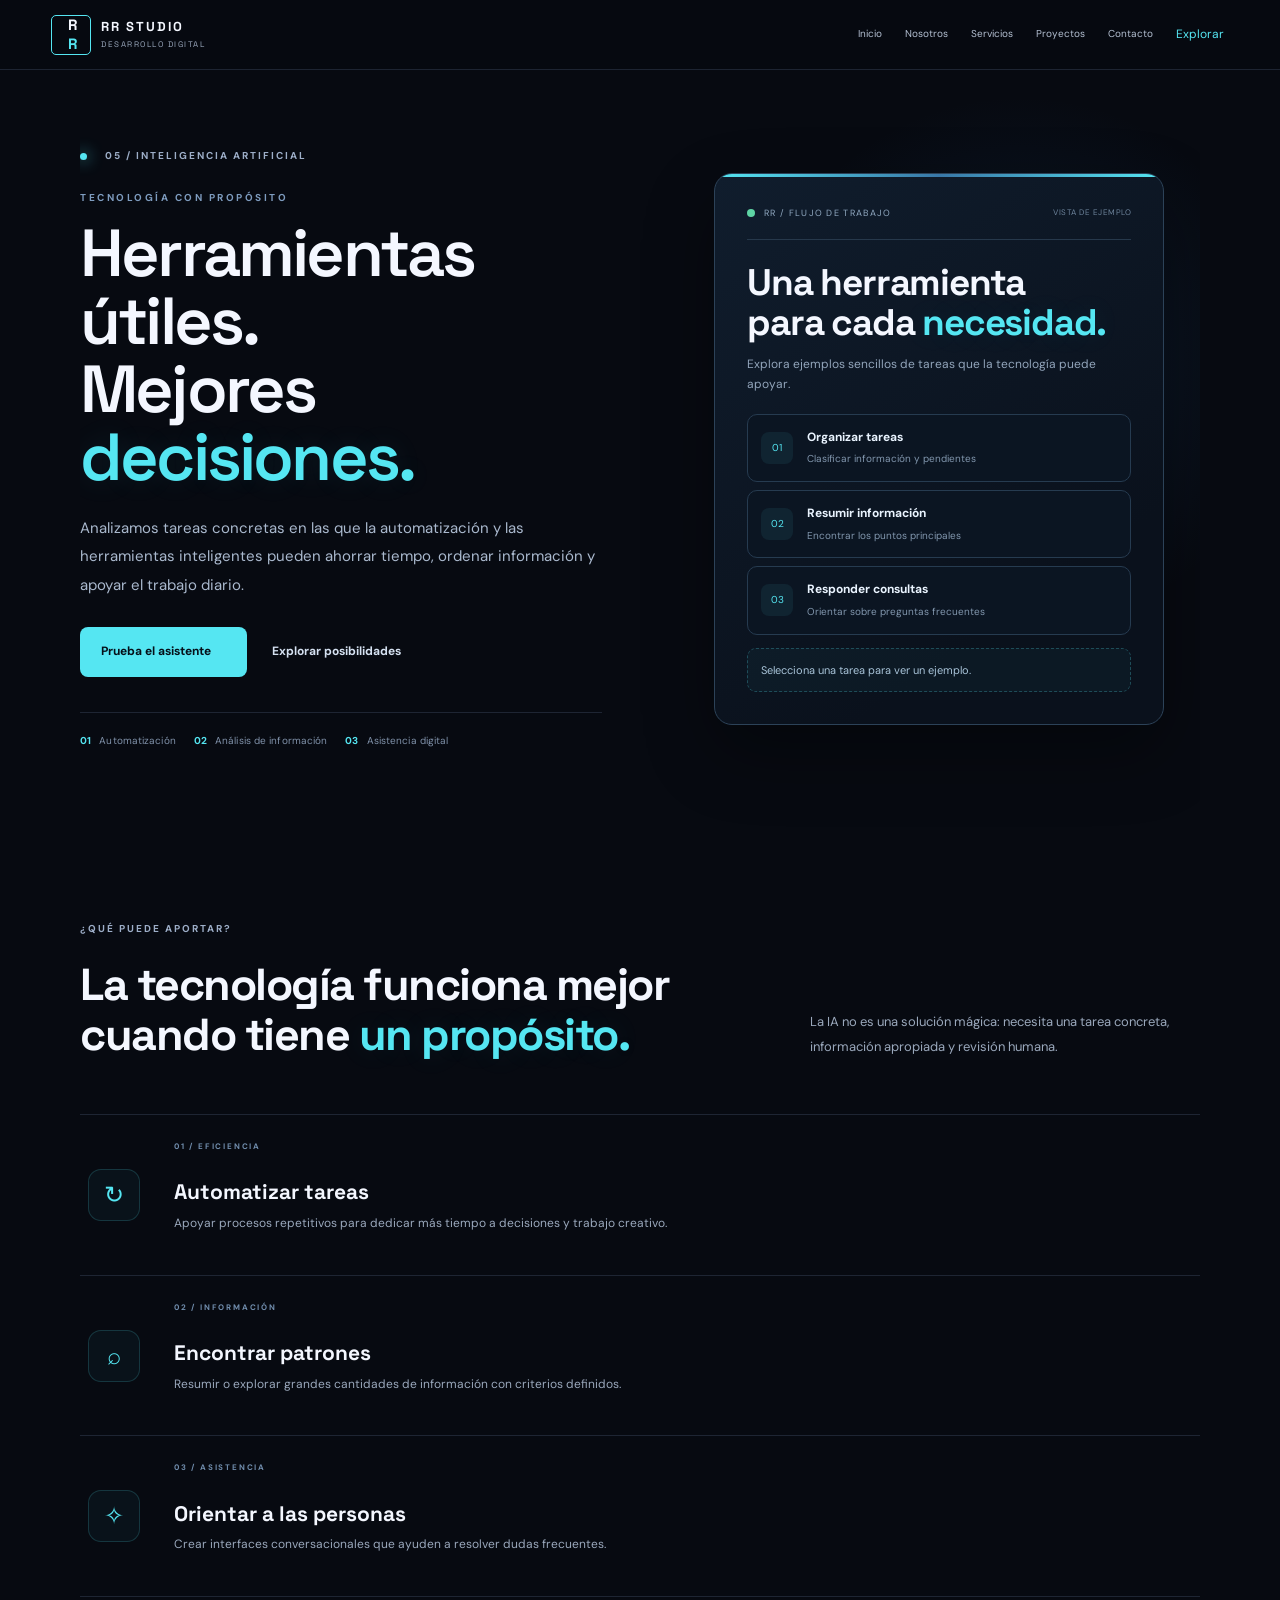
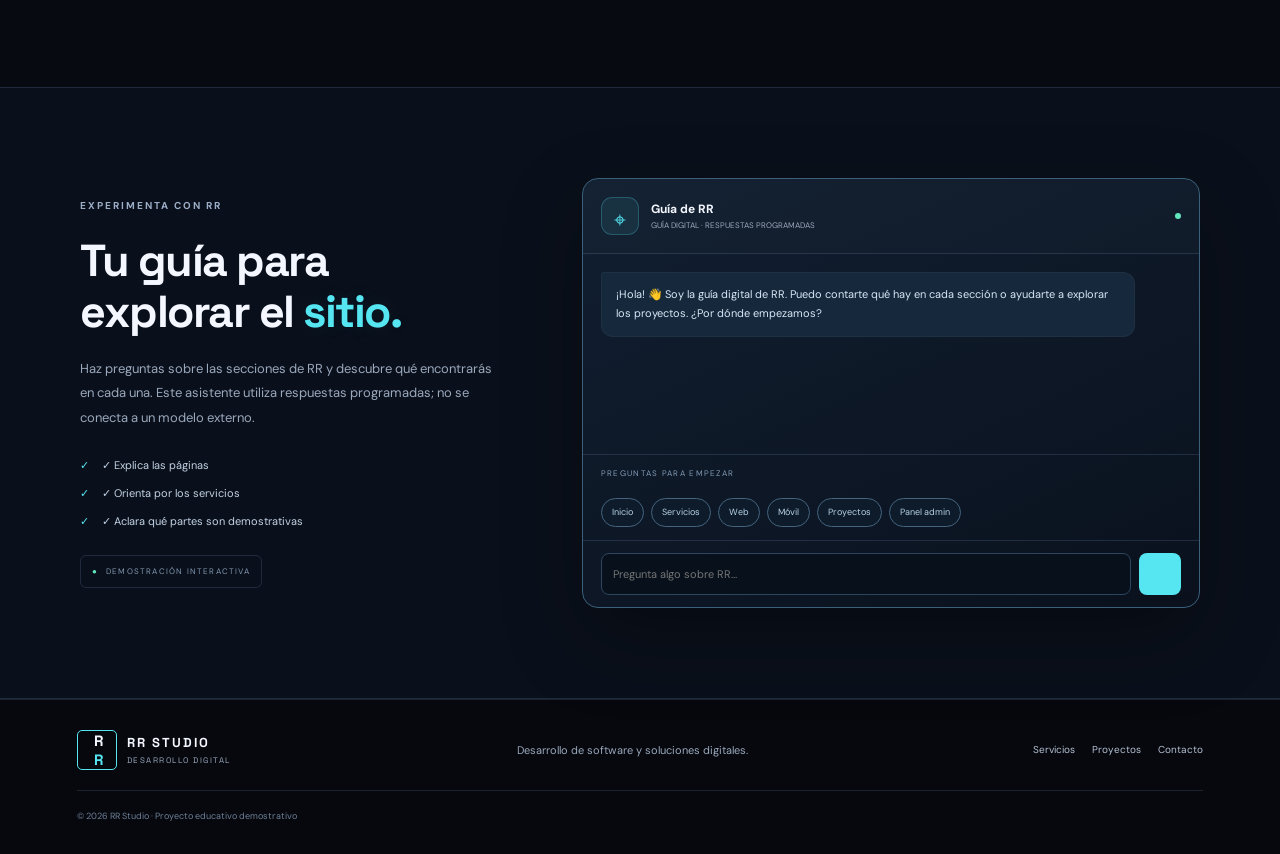
<file: ia.html>
<!DOCTYPE html>
<html lang="es">
 <head>
  <meta charset="utf-8"/>
  <meta content="width=device-width, initial-scale=1.0" name="viewport"/>
  <meta content="#070b14" name="theme-color"/>
  <title>
   RR Studio | Inteligencia artificial
  </title>
  <link href="https://fonts.googleapis.com" rel="preconnect"/>
  <link crossorigin="" href="https://fonts.gstatic.com" rel="preconnect"/>
  <link href="https://fonts.googleapis.com/css2?family=DM+Sans:wght@400;500;600;700&amp;family=Space+Grotesk:wght@400;500;600;700&amp;display=swap" rel="stylesheet"/>
  <link href="estilos.css" rel="stylesheet"/>
  <script defer="" src="script.js">
  </script>
 </head>
 <body class="paginaServicio paginaIA">
  <header class="barra">
   <a class="marca" href="index.html">
    <span class="marcaIcono">
     R
     <span>
      R
     </span>
    </span>
    <span>
     RR STUDIO
     <small>
      DESARROLLO DIGITAL
     </small>
    </span>
   </a>
   <button aria-controls="menu" aria-expanded="false" aria-label="Abrir men&uacute;" class="menuBoton" id="menuBoton" type="button">
    ☰
   </button>
   <nav aria-label="Navegaci&oacute;n principal" class="menu" id="menu">
    <a href="inicio.html">
     Inicio
    </a>
    <a href="nosotros.html">
     Nosotros
    </a>
    <a href="servicios.html">
     Servicios
    </a>
    <a href="clientes.html">
     Proyectos
    </a>
    <a href="contacto.html">
     Contacto
    </a>
    <details class="menuMas">
     <summary class="activo">
      Explorar
     </summary>
     <div class="menuMasLista">
      <a href="web.html">
       Desarrollo web
      </a>
      <a href="movil.html">
       Desarrollo m&oacute;vil
      </a>
      <a href="ia.html">
       Inteligencia artificial
      </a>
      <a href="trabaja.html">
       Trabaja con nosotros
      </a>
      <a href="admin.html">
       Panel de administraci&oacute;n demo
      </a>
     </div>
    </details>
   </nav>
  </header>
  <main>
   <section class="servicioHero contenedor iaHero">
    <div class="servicioHeroTexto">
     <p class="etiqueta">
      <span class="puntoVivo">
      </span>
      05 / INTELIGENCIA ARTIFICIAL
     </p>
     <p class="sobrelinea">
      TECNOLOG&Iacute;A CON PROP&Oacute;SITO
     </p>
     <h1>
      Herramientas &uacute;tiles.
      <br/>
      Mejores
      <em>
       decisiones.
      </em>
     </h1>
     <p class="heroDescripcion">
      Analizamos tareas concretas en las que la automatizaci&oacute;n y las herramientas inteligentes pueden ahorrar tiempo, ordenar informaci&oacute;n y apoyar el trabajo diario.
     </p>
     <div class="heroAcciones">
      <a class="boton botonCian" href="#demoRR">
       Prueba el asistente
       <span>
        
       </span>
      </a>
      <a class="enlaceFlecha" href="#usosIA">
       Explorar posibilidades 
      </a>
     </div>
     <div class="heroMiniDatos">
      <span>
       <b>
        01
       </b>
       Automatizaci&oacute;n
      </span>
      <span>
       <b>
        02
       </b>
       An&aacute;lisis de informaci&oacute;n
      </span>
      <span>
       <b>
        03
       </b>
       Asistencia digital
      </span>
     </div>
    </div>
    <div class="iaVisual iaVisualPractica">
     <div class="iaPanelTrabajo">
      <div class="iaPanelCabecera">
       <span class="iaPuntoPanel">
       </span>
       <span>
        RR / FLUJO DE TRABAJO
       </span>
       <small>
        VISTA DE EJEMPLO
       </small>
      </div>
      <h2>
       Una herramienta
       <br/>
       para cada
       <em>
        necesidad.
       </em>
      </h2>
      <p class="iaPanelDescripcion">
       Explora ejemplos sencillos de tareas que la tecnolog&iacute;a puede apoyar.
      </p>
      <div class="iaTareas">
       <button data-ia-ejemplo="organizar" type="button">
        <span>
         01
        </span>
        <span>
         <b>
          Organizar tareas
         </b>
         <small>
          Clasificar informaci&oacute;n y pendientes
         </small>
        </span>
        <i>
         
        </i>
       </button>
       <button data-ia-ejemplo="resumir" type="button">
        <span>
         02
        </span>
        <span>
         <b>
          Resumir informaci&oacute;n
         </b>
         <small>
          Encontrar los puntos principales
         </small>
        </span>
        <i>
         
        </i>
       </button>
       <button data-ia-ejemplo="consultar" type="button">
        <span>
         03
        </span>
        <span>
         <b>
          Responder consultas
         </b>
         <small>
          Orientar sobre preguntas frecuentes
         </small>
        </span>
        <i>
         
        </i>
       </button>
      </div>
      <div aria-live="polite" class="iaEjemploResultado" id="iaEjemploResultado" role="status">
       Selecciona una tarea para ver un ejemplo.
      </div>
     </div>
    </div>
   </section>
   <section class="bloque contenedor" id="usosIA">
    <div class="seccionIntro">
     <div>
      <p class="etiqueta">
       &iquest;QU&Eacute; PUEDE APORTAR?
      </p>
      <h2>
       La tecnolog&iacute;a funciona mejor
       <br/>
       cuando tiene
       <em>
        un prop&oacute;sito.
       </em>
      </h2>
     </div>
     <p>
      La IA no es una soluci&oacute;n m&aacute;gica: necesita una tarea concreta, informaci&oacute;n apropiada y revisi&oacute;n humana.
     </p>
    </div>
    <div class="iaUsos">
     <article>
      <span class="iaUsoIcono">
       &orarr;
      </span>
      <div>
       <p class="etiqueta">
        01 / EFICIENCIA
       </p>
       <h3>
        Automatizar tareas
       </h3>
       <p>
        Apoyar procesos repetitivos para dedicar m&aacute;s tiempo a decisiones y trabajo creativo.
       </p>
      </div>
      <span class="iaUsoFlecha">
       
      </span>
     </article>
     <article>
      <span class="iaUsoIcono">
       &telrec;
      </span>
      <div>
       <p class="etiqueta">
        02 / INFORMACI&Oacute;N
       </p>
       <h3>
        Encontrar patrones
       </h3>
       <p>
        Resumir o explorar grandes cantidades de informaci&oacute;n con criterios definidos.
       </p>
      </div>
      <span class="iaUsoFlecha">
       
      </span>
     </article>
     <article>
      <span class="iaUsoIcono">
       ✧
      </span>
      <div>
       <p class="etiqueta">
        03 / ASISTENCIA
       </p>
       <h3>
        Orientar a las personas
       </h3>
       <p>
        Crear interfaces conversacionales que ayuden a resolver dudas frecuentes.
       </p>
      </div>
      <span class="iaUsoFlecha">
       
      </span>
     </article>
    </div>
    <div class="iaNota">
     <span>
      ⓘ
     </span>
     <p>
      <b>
       Uso responsable:
      </b>
      los resultados de sistemas de IA deben revisarse. La privacidad, la transparencia y la supervisi&oacute;n humana siguen siendo importantes.
     </p>
    </div>
   </section>
   <section class="bloque fondoPanel" id="demoRR">
    <div class="contenedor iaDemoLayout">
     <div class="iaDemoIntro">
      <p class="etiqueta">
       EXPERIMENTA CON RR
      </p>
      <h2>
       Tu gu&iacute;a para
       <br/>
       explorar el
       <em>
        sitio.
       </em>
      </h2>
      <p>
       Haz preguntas sobre las secciones de RR y descubre qu&eacute; encontrar&aacute;s en cada una. Este asistente utiliza respuestas programadas; no se conecta a un modelo externo.
      </p>
      <div class="iaDemoPuntos">
       <span>
        &checkmark; Explica las p&aacute;ginas
       </span>
       <span>
        &checkmark; Orienta por los servicios
       </span>
       <span>
        &checkmark; Aclara qu&eacute; partes son demostrativas
       </span>
      </div>
      <div class="iaDemoBadge">
       <span>
        ●
       </span>
       DEMOSTRACI&Oacute;N INTERACTIVA
      </div>
     </div>
     <div class="demoAsistente demoAsistenteNuevo">
      <div class="asistenteCabecera">
       <span class="icono">
        &target;
       </span>
       <div>
        <b>
         Gu&iacute;a de RR
        </b>
        <small>
         GU&Iacute;A DIGITAL &middot; RESPUESTAS PROGRAMADAS
        </small>
       </div>
       <i>
       </i>
      </div>
      <div class="mensajes" id="mensajesIA">
       <div class="mensaje bot">
        &iexcl;Hola! 👋 Soy la gu&iacute;a digital de RR. Puedo contarte qu&eacute; hay en cada secci&oacute;n o ayudarte a explorar los proyectos. &iquest;Por d&oacute;nde empezamos?
       </div>
      </div>
      <div class="guiaIA">
       <p>
        PREGUNTAS PARA EMPEZAR
       </p>
       <div class="preguntasRapidas">
        <button data-pregunta="&iquest;Qu&eacute; hay en Inicio?" type="button">
         Inicio
        </button>
        <button data-pregunta="&iquest;Qu&eacute; hay en Servicios?" type="button">
         Servicios
        </button>
        <button data-pregunta="&iquest;Qu&eacute; hay en Desarrollo web?" type="button">
         Web
        </button>
        <button data-pregunta="&iquest;Qu&eacute; hay en Desarrollo m&oacute;vil?" type="button">
         M&oacute;vil
        </button>
        <button data-pregunta="&iquest;Qu&eacute; hay en Proyectos?" type="button">
         Proyectos
        </button>
        <button data-pregunta="&iquest;Qu&eacute; hace el Panel de administraci&oacute;n?" type="button">
         Panel admin
        </button>
       </div>
      </div>
      <form class="formAsistente" id="formIA">
       <input aria-label="Escribe tu pregunta" autocomplete="off" id="entradaIA" placeholder="Pregunta algo sobre RR&hellip;"/>
       <button aria-label="Enviar mensaje">
        
       </button>
      </form>
      <p class="nota">
       No escribas datos personales. Esta maqueta no env&iacute;a informaci&oacute;n a una IA externa.
      </p>
     </div>
    </div>
   </section>
  </main>
  <footer class="pie">
   <a class="marca" href="index.html">
    <span class="marcaIcono">
     R
     <span>
      R
     </span>
    </span>
    <span>
     RR STUDIO
     <small>
      DESARROLLO DIGITAL
     </small>
    </span>
   </a>
   <p>
    Desarrollo de software y soluciones digitales.
   </p>
   <div>
    <a href="servicios.html">
     Servicios
    </a>
    <a href="clientes.html">
     Proyectos
    </a>
    <a href="contacto.html">
     Contacto
    </a>
   </div>
   <small>
    &copy; 2026 RR Studio &middot; Proyecto educativo demostrativo
   </small>
  </footer>
 </body>
</html>
</file>
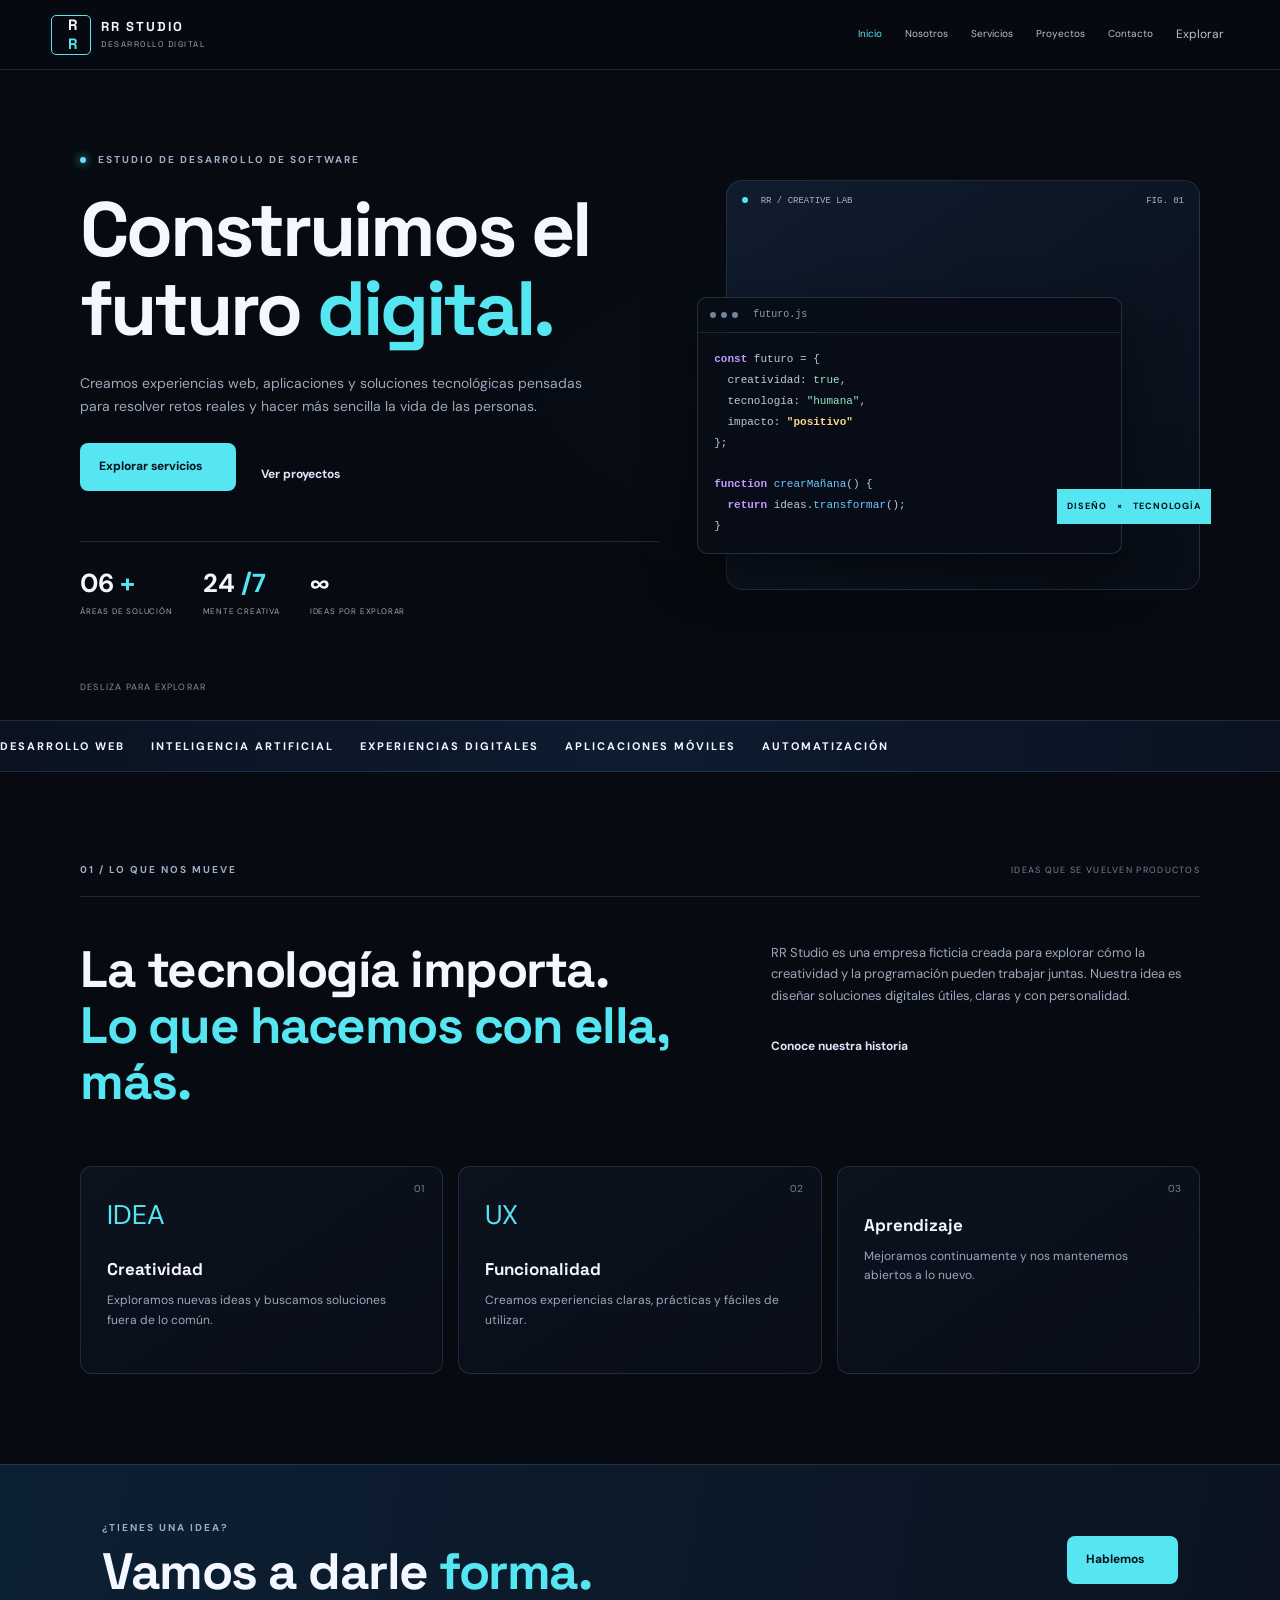
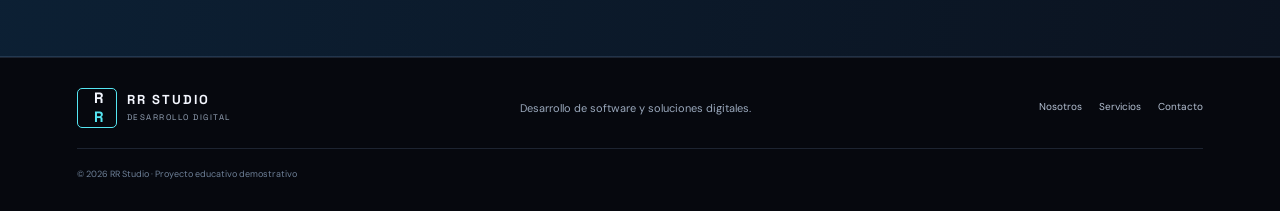
<file: inicio.html>
<!DOCTYPE html>
<html lang="es">
 <head>
  <meta charset="utf-8"/>
  <meta content="width=device-width, initial-scale=1.0" name="viewport"/>
  <title>
   RR Studio | Inicio
  </title>
  <link href="https://fonts.googleapis.com" rel="preconnect"/>
  <link crossorigin="" href="https://fonts.gstatic.com" rel="preconnect"/>
  <link href="https://fonts.googleapis.com/css2?family=DM+Sans:wght@400;500;600;700&amp;family=Space+Grotesk:wght@400;500;600;700&amp;display=swap" rel="stylesheet"/>
  <link href="estilos.css" rel="stylesheet"/>
  <script defer="" src="script.js">
  </script>
 </head>
 <body>
  <header class="barra">
   <a class="marca" href="index.html">
    <span class="marcaIcono">
     R
     <span>
      R
     </span>
    </span>
    <span>
     RR STUDIO
     <small>
      DESARROLLO DIGITAL
     </small>
    </span>
   </a>
   <button aria-label="Abrir men&uacute;" class="menuBoton" id="menuBoton">
    ☰
   </button>
   <nav aria-label="Navegaci&oacute;n principal" class="menu" id="menu">
    <a aria-current="page" class="activo" href="inicio.html">
     Inicio
    </a>
    <a href="nosotros.html">
     Nosotros
    </a>
    <a href="servicios.html">
     Servicios
    </a>
    <a href="clientes.html">
     Proyectos
    </a>
    <a href="contacto.html">
     Contacto
    </a>
    <details class="menuMas">
     <summary>
      Explorar
     </summary>
     <div class="menuMasLista">
      <a href="web.html">
       Desarrollo web
      </a>
      <a href="movil.html">
       Desarrollo m&oacute;vil
      </a>
      <a href="ia.html">
       Inteligencia artificial
      </a>
      <a href="trabaja.html">
       Trabaja con nosotros
      </a>
      <a href="admin.html">
       Panel de administraci&oacute;n demo
      </a>
     </div>
    </details>
   </nav>
  </header>
  <main>
   <section class="hero contenedor">
    <div class="heroTexto">
     <p class="etiqueta">
      <span>
      </span>
      ESTUDIO DE DESARROLLO DE SOFTWARE
     </p>
     <h1>
      Construimos el
      <br/>
      futuro
      <em>
       digital.
      </em>
     </h1>
     <p class="textoGrande">
      Creamos experiencias web, aplicaciones y soluciones tecnol&oacute;gicas pensadas para resolver retos reales y hacer m&aacute;s sencilla la vida de las personas.
     </p>
     <div class="acciones">
      <a class="boton botonCian" href="servicios.html">
       Explorar servicios
       <span>
       </span>
      </a>
      <a class="enlace" href="clientes.html">
       Ver proyectos
       <span>
       </span>
      </a>
     </div>
     <div class="estadisticas">
      <div>
       <strong>
        06
        <span>
         +
        </span>
       </strong>
       <small>
        &Aacute;REAS DE SOLUCI&Oacute;N
       </small>
      </div>
      <div>
       <strong>
        24
        <span>
         /7
        </span>
       </strong>
       <small>
        MENTE CREATIVA
       </small>
      </div>
      <div>
       <strong>
        &infin;
       </strong>
       <small>
        IDEAS POR EXPLORAR
       </small>
      </div>
     </div>
    </div>
    <div class="heroArte">
     <div class="arteSuperior">
      <span>
       <i>
       </i>
       RR / CREATIVE LAB
      </span>
      <span>
       FIG. 01
      </span>
     </div>
     <div class="arteCodigo">
      <div class="ventanaCabecera">
       <i>
       </i>
       <i>
       </i>
       <i>
       </i>
       <span>
        futuro.js
       </span>
      </div>
      <pre><b>const</b> futuro = {
  creatividad: <em>true</em>,
  tecnolog&iacute;a: <em>"humana"</em>,
  impacto: <strong>"positivo"</strong>
};

<b>function</b> <a>crearMa&ntilde;ana</a>() {
  <b>return</b> ideas.<a>transformar</a>();
}</pre>
     </div>
     <div class="arteEtiqueta">
      DISE&Ntilde;O
      <span>
       &times;
      </span>
      TECNOLOG&Iacute;A
     </div>
    </div>
    <div class="desliza">
     DESLIZA PARA EXPLORAR
     <span>
     </span>
    </div>
   </section>
   <div class="cinta">
    <div>
     DESARROLLO WEB　　INTELIGENCIA ARTIFICIAL　　EXPERIENCIAS DIGITALES　　APLICACIONES M&Oacute;VILES　　AUTOMATIZACI&Oacute;N
    </div>
   </div>
   <section class="contenedor bloque">
    <div class="cabeceraSeccion">
     <p class="etiqueta">
      01 / LO QUE NOS MUEVE
     </p>
     <span>
      IDEAS QUE SE VUELVEN PRODUCTOS
     </span>
    </div>
    <div class="dosColumnas">
     <h2>
      La tecnolog&iacute;a importa.
      <br/>
      <em>
       Lo que hacemos con ella, m&aacute;s.
      </em>
     </h2>
     <div>
      <p>
       RR Studio es una empresa ficticia creada para explorar c&oacute;mo la creatividad y la programaci&oacute;n pueden trabajar juntas. Nuestra idea es dise&ntilde;ar soluciones digitales &uacute;tiles, claras y con personalidad.
      </p>
      <a class="enlace" href="nosotros.html">
       Conoce nuestra historia
       <span>
       </span>
      </a>
     </div>
    </div>
    <div class="tarjetas tres">
     <article class="tarjeta">
      <span class="numero">
       01
      </span>
      <div class="icono">
       IDEA
      </div>
      <h3>
       Creatividad
      </h3>
      <p>
       Exploramos nuevas ideas y buscamos soluciones fuera de lo com&uacute;n.
      </p>
     </article>
     <article class="tarjeta">
      <span class="numero">
       02
      </span>
      <div class="icono">
       UX
      </div>
      <h3>
       Funcionalidad
      </h3>
      <p>
       Creamos experiencias claras, pr&aacute;cticas y f&aacute;ciles de utilizar.
      </p>
     </article>
     <article class="tarjeta">
      <span class="numero">
       03
      </span>
      <div class="icono">
      </div>
      <h3>
       Aprendizaje
      </h3>
      <p>
       Mejoramos continuamente y nos mantenemos abiertos a lo nuevo.
      </p>
     </article>
    </div>
   </section>
   <section class="franjaCta">
    <div>
     <p class="etiqueta">
      &iquest;TIENES UNA IDEA?
     </p>
     <h2>
      Vamos a darle
      <em>
       forma.
      </em>
     </h2>
    </div>
    <a class="boton botonCian" href="contacto.html">
     Hablemos
     <span>
     </span>
    </a>
   </section>
  </main>
  <footer class="pie">
   <a class="marca" href="index.html">
    <span class="marcaIcono">
     R
     <span>
      R
     </span>
    </span>
    <span>
     RR STUDIO
     <small>
      DESARROLLO DIGITAL
     </small>
    </span>
   </a>
   <p>
    Desarrollo de software y soluciones digitales.
   </p>
   <div>
    <a href="nosotros.html">
     Nosotros
    </a>
    <a href="servicios.html">
     Servicios
    </a>
    <a href="contacto.html">
     Contacto
    </a>
   </div>
   <small>
    &copy; 2026 RR Studio &middot; Proyecto educativo demostrativo
   </small>
  </footer>
 </body>
</html>
</file>
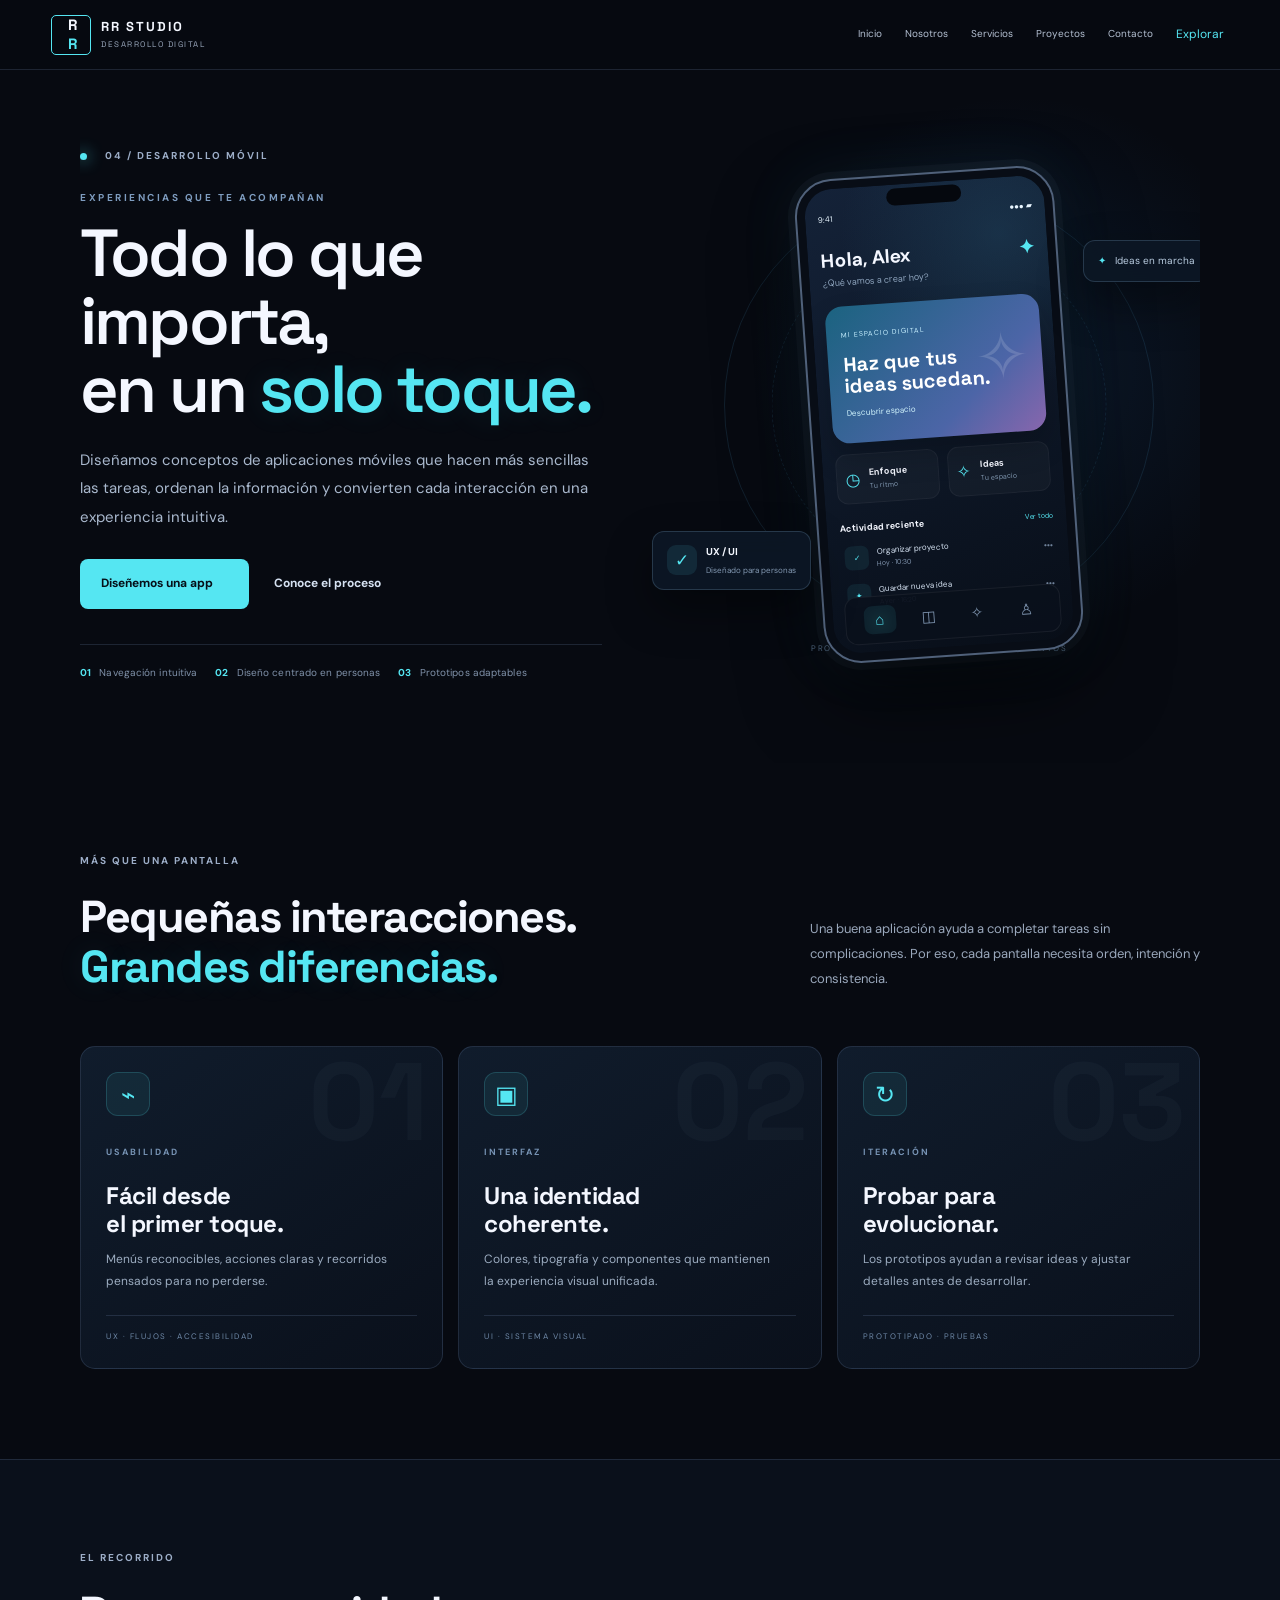
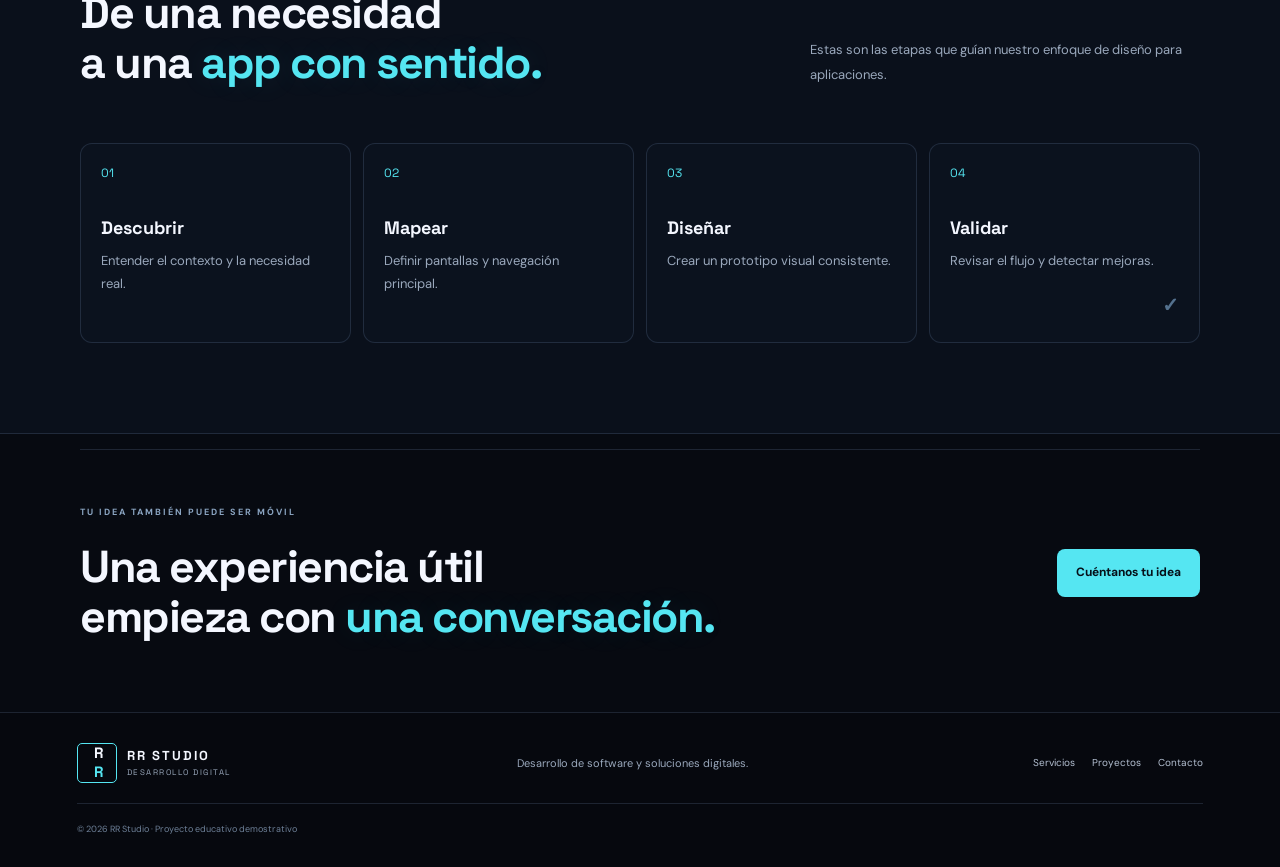
<file: movil.html>
<!DOCTYPE html>
<html lang="es">
 <head>
  <meta charset="utf-8"/>
  <meta content="width=device-width, initial-scale=1.0" name="viewport"/>
  <meta content="#070b14" name="theme-color"/>
  <title>
   RR Studio | Desarrollo m&oacute;vil
  </title>
  <link href="https://fonts.googleapis.com" rel="preconnect"/>
  <link crossorigin="" href="https://fonts.gstatic.com" rel="preconnect"/>
  <link href="https://fonts.googleapis.com/css2?family=DM+Sans:wght@400;500;600;700&amp;family=Space+Grotesk:wght@400;500;600;700&amp;display=swap" rel="stylesheet"/>
  <link href="estilos.css" rel="stylesheet"/>
  <script defer="" src="script.js">
  </script>
 </head>
 <body class="paginaServicio paginaMovil">
  <header class="barra">
   <a class="marca" href="index.html">
    <span class="marcaIcono">
     R
     <span>
      R
     </span>
    </span>
    <span>
     RR STUDIO
     <small>
      DESARROLLO DIGITAL
     </small>
    </span>
   </a>
   <button aria-controls="menu" aria-expanded="false" aria-label="Abrir men&uacute;" class="menuBoton" id="menuBoton" type="button">
    ☰
   </button>
   <nav aria-label="Navegaci&oacute;n principal" class="menu" id="menu">
    <a href="inicio.html">
     Inicio
    </a>
    <a href="nosotros.html">
     Nosotros
    </a>
    <a href="servicios.html">
     Servicios
    </a>
    <a href="clientes.html">
     Proyectos
    </a>
    <a href="contacto.html">
     Contacto
    </a>
    <details class="menuMas">
     <summary class="activo">
      Explorar
     </summary>
     <div class="menuMasLista">
      <a href="web.html">
       Desarrollo web
      </a>
      <a href="movil.html">
       Desarrollo m&oacute;vil
      </a>
      <a href="ia.html">
       Inteligencia artificial
      </a>
      <a href="trabaja.html">
       Trabaja con nosotros
      </a>
      <a href="admin.html">
       Panel de administraci&oacute;n demo
      </a>
     </div>
    </details>
   </nav>
  </header>
  <main>
   <section class="servicioHero contenedor movilHero">
    <div class="servicioHeroTexto">
     <p class="etiqueta">
      <span class="puntoVivo">
      </span>
      04 / DESARROLLO M&Oacute;VIL
     </p>
     <p class="sobrelinea">
      EXPERIENCIAS QUE TE ACOMPA&Ntilde;AN
     </p>
     <h1>
      Todo lo que importa,
      <br/>
      en un
      <em>
       solo toque.
      </em>
     </h1>
     <p class="heroDescripcion">
      Dise&ntilde;amos conceptos de aplicaciones m&oacute;viles que hacen m&aacute;s sencillas las tareas, ordenan la informaci&oacute;n y convierten cada interacci&oacute;n en una experiencia intuitiva.
     </p>
     <div class="heroAcciones">
      <a class="boton botonCian" href="contacto.html">
       Dise&ntilde;emos una app
       <span>
        
       </span>
      </a>
      <a class="enlaceFlecha" href="#metodoMovil">
       Conoce el proceso 
      </a>
     </div>
     <div class="heroMiniDatos">
      <span>
       <b>
        01
       </b>
       Navegaci&oacute;n intuitiva
      </span>
      <span>
       <b>
        02
       </b>
       Dise&ntilde;o centrado en personas
      </span>
      <span>
       <b>
        03
       </b>
       Prototipos adaptables
      </span>
     </div>
    </div>
    <div class="movilEscenario">
     <div class="orbita orbitaUno">
     </div>
     <div class="orbita orbitaDos">
     </div>
     <div class="burbujaMovil burbujaUno">
      ✦
      <span>
       Ideas en marcha
      </span>
     </div>
     <div class="telefono telefonoPremium">
      <div class="islaTelefono">
      </div>
      <div class="pantallaTelefono">
       <div class="estadoTelefono">
        9:41
        <span>
         ●●● ▰
        </span>
       </div>
       <div class="saludoApp">
        Hola, Alex
        <b>
         ✦
        </b>
        <small id="saludoAppTexto">
         &iquest;Qu&eacute; vamos a crear hoy?
        </small>
       </div>
       <button class="appDestacado appBoton" data-phone-action="featured" type="button">
        <small>
         MI ESPACIO DIGITAL
        </small>
        <strong id="telefonoTitulo">
         Haz que tus
         <br/>
         ideas sucedan.
        </strong>
        <span id="telefonoSubtitulo">
         Descubrir espacio 
        </span>
       </button>
       <div class="appStats">
        <button data-phone-tab="enfoque" type="button">
         <span>
          ◷
         </span>
         <b>
          Enfoque
         </b>
         <small>
          Tu ritmo
         </small>
        </button>
        <button data-phone-tab="ideas" type="button">
         <span>
          ✧
         </span>
         <b>
          Ideas
         </b>
         <small>
          Tu espacio
         </small>
        </button>
       </div>
       <div class="appActividad">
        <div>
         <b>
          Actividad reciente
         </b>
         <button class="textoBotonApp" data-phone-action="actividad" type="button">
          Ver todo 
         </button>
        </div>
        <button class="filaActividad" data-phone-action="tarea" type="button">
         <span>
          &checkmark;
         </span>
         <span>
          Organizar proyecto
          <small>
           Hoy &middot; 10:30
          </small>
         </span>
         <b>
          &bull;&bull;&bull;
         </b>
        </button>
        <button class="filaActividad" data-phone-action="idea" type="button">
         <span>
          ✦
         </span>
         <span>
          Guardar nueva idea
          <small>
           Ayer &middot; 16:20
          </small>
         </span>
         <b>
          &bull;&bull;&bull;
         </b>
        </button>
       </div>
       <div class="navApp">
        <button aria-label="Inicio" class="navActivo" data-phone-tab="inicio" type="button">
         ⌂
        </button>
        <button aria-label="Proyectos" data-phone-tab="proyectos" type="button">
         ◫
        </button>
        <button aria-label="Ideas" data-phone-tab="ideas" type="button">
         ✧
        </button>
        <button aria-label="Perfil" data-phone-tab="perfil" type="button">
         ♙
        </button>
       </div>
       <div aria-live="polite" class="telefonoToast" id="telefonoToast" role="status">
        Toca cualquier elemento para probarlo
       </div>
      </div>
     </div>
     <div class="burbujaMovil burbujaDos">
      <span class="burbujaIcono">
       &checkmark;
      </span>
      <div>
       <b>
        UX / UI
       </b>
       <small>
        Dise&ntilde;ado para personas
       </small>
      </div>
     </div>
     <p class="movilLeyenda">
      PROTOTIPO INTERACTIVO &middot; TOCA LOS ELEMENTOS
     </p>
    </div>
   </section>
   <section class="bloque contenedor">
    <div class="seccionIntro">
     <div>
      <p class="etiqueta">
       M&Aacute;S QUE UNA PANTALLA
      </p>
      <h2>
       Peque&ntilde;as interacciones.
       <br/>
       <em>
        Grandes diferencias.
       </em>
      </h2>
     </div>
     <p>
      Una buena aplicaci&oacute;n ayuda a completar tareas sin complicaciones. Por eso, cada pantalla necesita orden, intenci&oacute;n y consistencia.
     </p>
    </div>
    <div class="webBeneficios">
     <article class="beneficioGrande">
      <span class="numeroFondo">
       01
      </span>
      <div class="beneficioIcono">
       ⌁
      </div>
      <p class="etiqueta">
       USABILIDAD
      </p>
      <h3>
       F&aacute;cil desde
       <br/>
       el primer toque.
      </h3>
      <p>
       Men&uacute;s reconocibles, acciones claras y recorridos pensados para no perderse.
      </p>
      <span class="beneficioPie">
       UX &middot; FLUJOS &middot; ACCESIBILIDAD
      </span>
     </article>
     <article class="beneficioGrande">
      <span class="numeroFondo">
       02
      </span>
      <div class="beneficioIcono">
       ▣
      </div>
      <p class="etiqueta">
       INTERFAZ
      </p>
      <h3>
       Una identidad
       <br/>
       coherente.
      </h3>
      <p>
       Colores, tipograf&iacute;a y componentes que mantienen la experiencia visual unificada.
      </p>
      <span class="beneficioPie">
       UI &middot; SISTEMA VISUAL
      </span>
     </article>
     <article class="beneficioGrande">
      <span class="numeroFondo">
       03
      </span>
      <div class="beneficioIcono">
       &orarr;
      </div>
      <p class="etiqueta">
       ITERACI&Oacute;N
      </p>
      <h3>
       Probar para
       <br/>
       evolucionar.
      </h3>
      <p>
       Los prototipos ayudan a revisar ideas y ajustar detalles antes de desarrollar.
      </p>
      <span class="beneficioPie">
       PROTOTIPADO &middot; PRUEBAS
      </span>
     </article>
    </div>
   </section>
   <section class="bloque fondoPanel" id="metodoMovil">
    <div class="contenedor">
     <div class="seccionIntro">
      <div>
       <p class="etiqueta">
        EL RECORRIDO
       </p>
       <h2>
        De una necesidad
        <br/>
        a una
        <em>
         app con sentido.
        </em>
       </h2>
      </div>
      <p>
       Estas son las etapas que gu&iacute;an nuestro enfoque de dise&ntilde;o para aplicaciones.
      </p>
     </div>
     <div class="pasosWeb pasosMovil">
      <article>
       <span>
        01
       </span>
       <div>
        <h3>
         Descubrir
        </h3>
        <p>
         Entender el contexto y la necesidad real.
        </p>
       </div>
       <b>
        
       </b>
      </article>
      <article>
       <span>
        02
       </span>
       <div>
        <h3>
         Mapear
        </h3>
        <p>
         Definir pantallas y navegaci&oacute;n principal.
        </p>
       </div>
       <b>
        
       </b>
      </article>
      <article>
       <span>
        03
       </span>
       <div>
        <h3>
         Dise&ntilde;ar
        </h3>
        <p>
         Crear un prototipo visual consistente.
        </p>
       </div>
       <b>
        
       </b>
      </article>
      <article>
       <span>
        04
       </span>
       <div>
        <h3>
         Validar
        </h3>
        <p>
         Revisar el flujo y detectar mejoras.
        </p>
       </div>
       <b>
        &checkmark;
       </b>
      </article>
     </div>
    </div>
   </section>
   <section class="ctaFinal contenedor">
    <div>
     <p class="etiqueta">
      TU IDEA TAMBI&Eacute;N PUEDE SER M&Oacute;VIL
     </p>
     <h2>
      Una experiencia &uacute;til
      <br/>
      empieza con
      <em>
       una conversaci&oacute;n.
      </em>
     </h2>
    </div>
    <a class="boton botonCian" href="contacto.html">
     Cu&eacute;ntanos tu idea 
    </a>
   </section>
  </main>
  <footer class="pie">
   <a class="marca" href="index.html">
    <span class="marcaIcono">
     R
     <span>
      R
     </span>
    </span>
    <span>
     RR STUDIO
     <small>
      DESARROLLO DIGITAL
     </small>
    </span>
   </a>
   <p>
    Desarrollo de software y soluciones digitales.
   </p>
   <div>
    <a href="servicios.html">
     Servicios
    </a>
    <a href="clientes.html">
     Proyectos
    </a>
    <a href="contacto.html">
     Contacto
    </a>
   </div>
   <small>
    &copy; 2026 RR Studio &middot; Proyecto educativo demostrativo
   </small>
  </footer>
 </body>
</html>
</file>
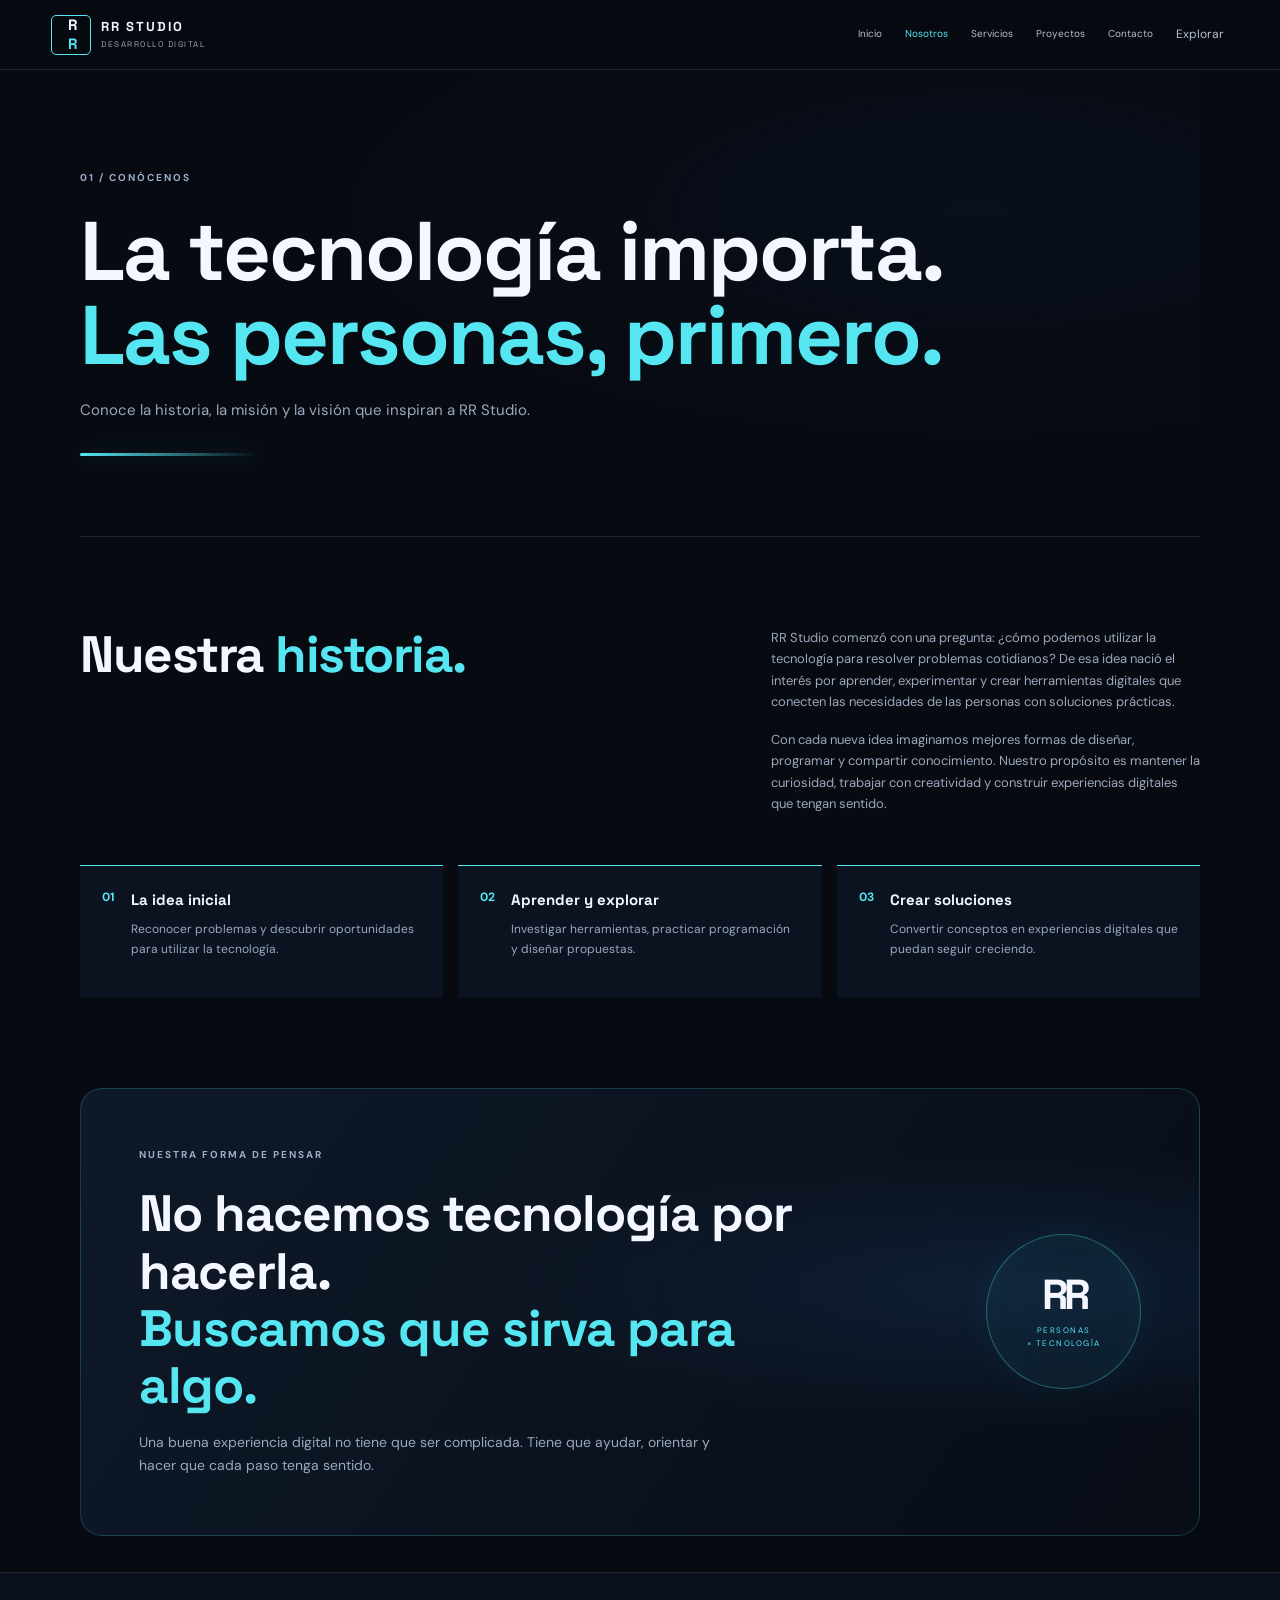
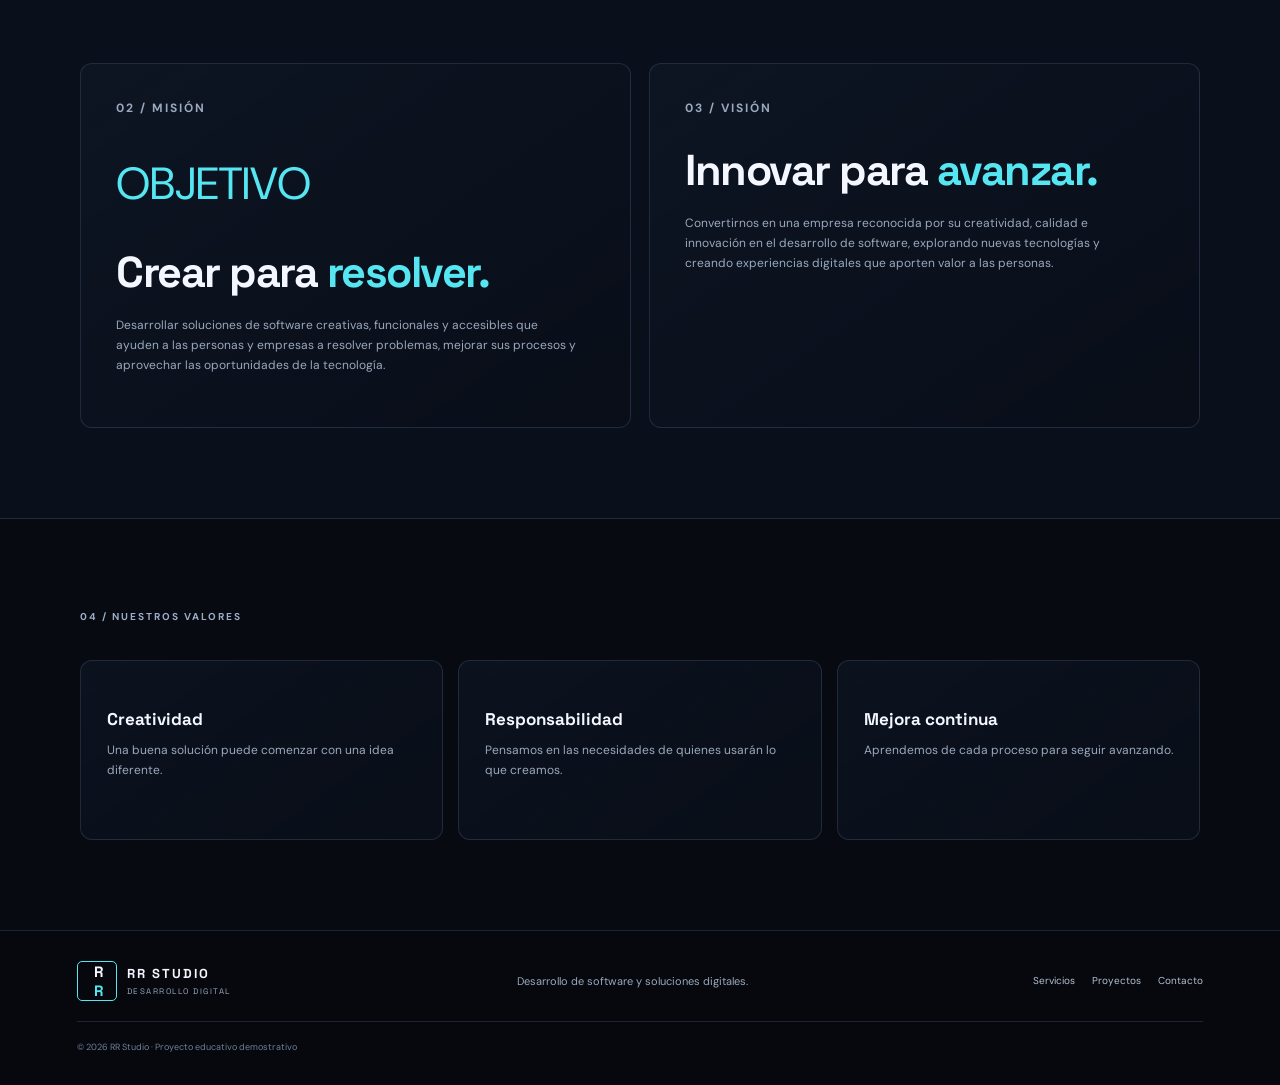
<file: nosotros.html>
<!DOCTYPE html>
<html lang="es">
 <head>
  <meta charset="utf-8"/>
  <meta content="width=device-width, initial-scale=1.0" name="viewport"/>
  <title>
   RR Studio | Nosotros
  </title>
  <link href="https://fonts.googleapis.com" rel="preconnect"/>
  <link crossorigin="" href="https://fonts.gstatic.com" rel="preconnect"/>
  <link href="https://fonts.googleapis.com/css2?family=DM+Sans:wght@400;500;600;700&amp;family=Space+Grotesk:wght@400;500;600;700&amp;display=swap" rel="stylesheet"/>
  <link href="estilos.css" rel="stylesheet"/>
  <script defer="" src="script.js">
  </script>
 </head>
 <body>
  <header class="barra">
   <a class="marca" href="index.html">
    <span class="marcaIcono">
     R
     <span>
      R
     </span>
    </span>
    <span>
     RR STUDIO
     <small>
      DESARROLLO DIGITAL
     </small>
    </span>
   </a>
   <button aria-controls="menu" aria-expanded="false" aria-label="Abrir men&uacute;" class="menuBoton" id="menuBoton" type="button">
    ☰
   </button>
   <nav aria-label="Navegaci&oacute;n principal" class="menu" id="menu">
    <a href="inicio.html">
     Inicio
    </a>
    <a aria-current="page" class="activo" href="nosotros.html">
     Nosotros
    </a>
    <a href="servicios.html">
     Servicios
    </a>
    <a href="clientes.html">
     Proyectos
    </a>
    <a href="contacto.html">
     Contacto
    </a>
    <details class="menuMas">
     <summary>
      Explorar
     </summary>
     <div class="menuMasLista">
      <a href="web.html">
       Desarrollo web
      </a>
      <a href="movil.html">
       Desarrollo m&oacute;vil
      </a>
      <a href="ia.html">
       Inteligencia artificial
      </a>
      <a href="trabaja.html">
       Trabaja con nosotros
      </a>
      <a href="admin.html">
       Panel de administraci&oacute;n demo
      </a>
     </div>
    </details>
   </nav>
  </header>
  <main>
   <section class="tituloPagina contenedor nosotrosHero">
    <p class="etiqueta">
     01 / CON&Oacute;CENOS
    </p>
    <h1>
     La tecnolog&iacute;a importa.
     <br/>
     <em>
      Las personas, primero.
     </em>
    </h1>
    <p>
     Conoce la historia, la misi&oacute;n y la visi&oacute;n que inspiran a RR Studio.
    </p>
   </section>
   <section class="contenedor bloque nosotrosHistoria">
    <div class="dosColumnas">
     <h2>
      Nuestra
      <em>
       historia.
      </em>
     </h2>
     <div>
      <p>
       RR Studio comenz&oacute; con una pregunta: &iquest;c&oacute;mo podemos utilizar la tecnolog&iacute;a para resolver problemas cotidianos? De esa idea naci&oacute; el inter&eacute;s por aprender, experimentar y crear herramientas digitales que conecten las necesidades de las personas con soluciones pr&aacute;cticas.
      </p>
      <p>
       Con cada nueva idea imaginamos mejores formas de dise&ntilde;ar, programar y compartir conocimiento. Nuestro prop&oacute;sito es mantener la curiosidad, trabajar con creatividad y construir experiencias digitales que tengan sentido.
      </p>
     </div>
    </div>
    <div class="lineaTiempo">
     <article>
      <b>
       01
      </b>
      <div>
       <h3>
        La idea inicial
       </h3>
       <p>
        Reconocer problemas y descubrir oportunidades para utilizar la tecnolog&iacute;a.
       </p>
      </div>
     </article>
     <article>
      <b>
       02
      </b>
      <div>
       <h3>
        Aprender y explorar
       </h3>
       <p>
        Investigar herramientas, practicar programaci&oacute;n y dise&ntilde;ar propuestas.
       </p>
      </div>
     </article>
     <article>
      <b>
       03
      </b>
      <div>
       <h3>
        Crear soluciones
       </h3>
       <p>
        Convertir conceptos en experiencias digitales que puedan seguir creciendo.
       </p>
      </div>
     </article>
    </div>
   </section>
   <section class="nosotrosManifiesto">
    <div>
     <p class="etiqueta">
      NUESTRA FORMA DE PENSAR
     </p>
     <h2>
      No hacemos tecnolog&iacute;a por hacerla.
      <br/>
      <em>
       Buscamos que sirva para algo.
      </em>
     </h2>
     <p>
      Una buena experiencia digital no tiene que ser complicada. Tiene que ayudar, orientar y hacer que cada paso tenga sentido.
     </p>
    </div>
    <div class="manifiestoSello">
     <span>
      RR
     </span>
     <small>
      PERSONAS
      <br/>
      &times; TECNOLOG&Iacute;A
     </small>
    </div>
   </section>
   <section class="bloque fondoPanel">
    <div class="contenedor misionVision">
     <article class="tarjeta grande">
      <p class="etiqueta">
       02 / MISI&Oacute;N
      </p>
      <div class="icono grandeIcono">
       OBJETIVO
      </div>
      <h2>
       Crear para
       <em>
        resolver.
       </em>
      </h2>
      <p>
       Desarrollar soluciones de software creativas, funcionales y accesibles que ayuden a las personas y empresas a resolver problemas, mejorar sus procesos y aprovechar las oportunidades de la tecnolog&iacute;a.
      </p>
     </article>
     <article class="tarjeta grande">
      <p class="etiqueta">
       03 / VISI&Oacute;N
      </p>
      <div class="icono grandeIcono">
      </div>
      <h2>
       Innovar para
       <em>
        avanzar.
       </em>
      </h2>
      <p>
       Convertirnos en una empresa reconocida por su creatividad, calidad e innovaci&oacute;n en el desarrollo de software, explorando nuevas tecnolog&iacute;as y creando experiencias digitales que aporten valor a las personas.
      </p>
     </article>
    </div>
   </section>
   <section class="contenedor bloque nosotrosValores">
    <p class="etiqueta">
     04 / NUESTROS VALORES
    </p>
    <div class="tarjetas tres">
     <article class="tarjeta">
      <div class="icono">
      </div>
      <h3>
       Creatividad
      </h3>
      <p>
       Una buena soluci&oacute;n puede comenzar con una idea diferente.
      </p>
     </article>
     <article class="tarjeta">
      <div class="icono">
      </div>
      <h3>
       Responsabilidad
      </h3>
      <p>
       Pensamos en las necesidades de quienes usar&aacute;n lo que creamos.
      </p>
     </article>
     <article class="tarjeta">
      <div class="icono">
      </div>
      <h3>
       Mejora continua
      </h3>
      <p>
       Aprendemos de cada proceso para seguir avanzando.
      </p>
     </article>
    </div>
   </section>
  </main>
  <footer class="pie">
   <a class="marca" href="index.html">
    <span class="marcaIcono">
     R
     <span>
      R
     </span>
    </span>
    <span>
     RR STUDIO
     <small>
      DESARROLLO DIGITAL
     </small>
    </span>
   </a>
   <p>
    Desarrollo de software y soluciones digitales.
   </p>
   <div>
    <a href="servicios.html">
     Servicios
    </a>
    <a href="clientes.html">
     Proyectos
    </a>
    <a href="contacto.html">
     Contacto
    </a>
   </div>
   <small>
    &copy; 2026 RR Studio &middot; Proyecto educativo demostrativo
   </small>
  </footer>
 </body>
</html>
</file>
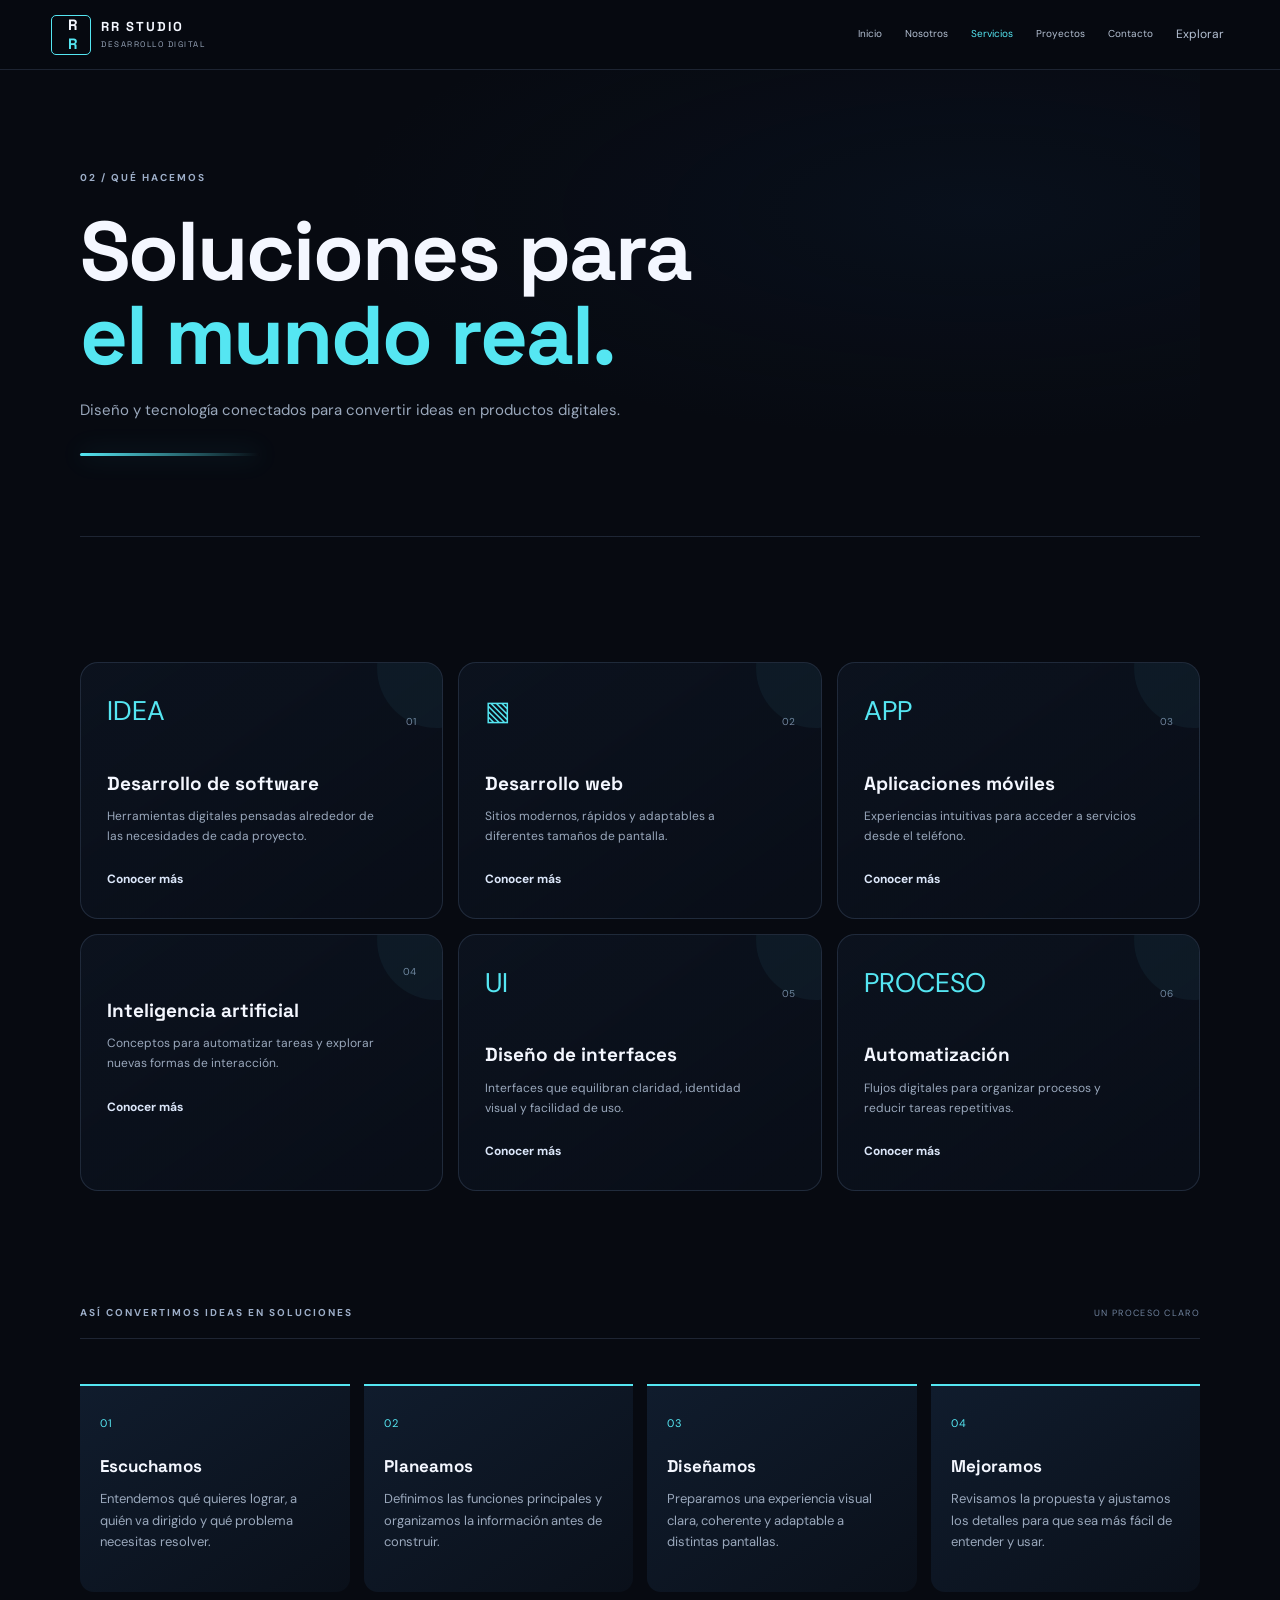
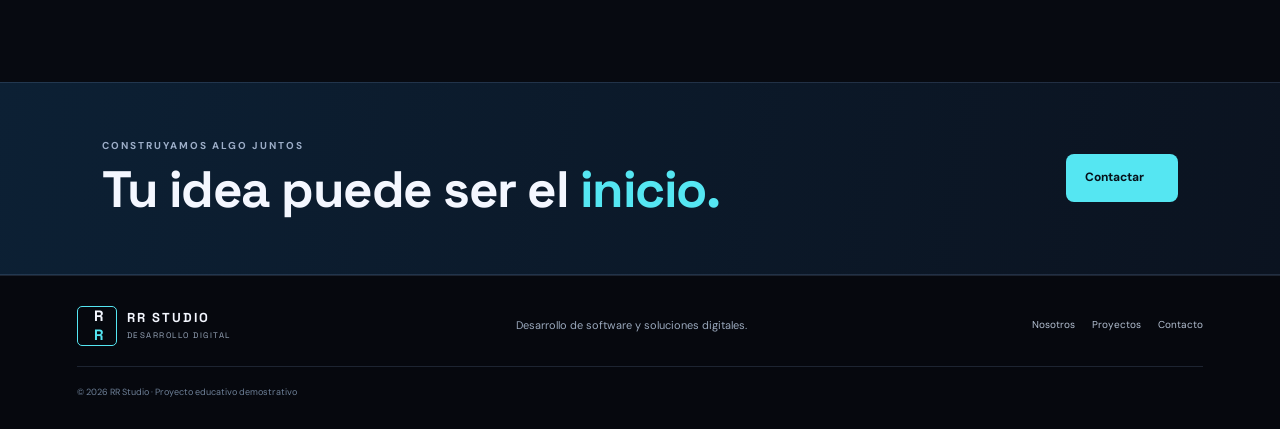
<file: servicios.html>
<!DOCTYPE html>
<html lang="es">
 <head>
  <meta charset="utf-8"/>
  <meta content="width=device-width, initial-scale=1.0" name="viewport"/>
  <title>
   RR Studio | Servicios
  </title>
  <link href="https://fonts.googleapis.com" rel="preconnect"/>
  <link crossorigin="" href="https://fonts.gstatic.com" rel="preconnect"/>
  <link href="https://fonts.googleapis.com/css2?family=DM+Sans:wght@400;500;600;700&amp;family=Space+Grotesk:wght@400;500;600;700&amp;display=swap" rel="stylesheet"/>
  <link href="estilos.css" rel="stylesheet"/>
  <script defer="" src="script.js">
  </script>
 </head>
 <body>
  <header class="barra">
   <a class="marca" href="index.html">
    <span class="marcaIcono">
     R
     <span>
      R
     </span>
    </span>
    <span>
     RR STUDIO
     <small>
      DESARROLLO DIGITAL
     </small>
    </span>
   </a>
   <button aria-controls="menu" aria-expanded="false" aria-label="Abrir men&uacute;" class="menuBoton" id="menuBoton" type="button">
    ☰
   </button>
   <nav aria-label="Navegaci&oacute;n principal" class="menu" id="menu">
    <a href="inicio.html">
     Inicio
    </a>
    <a href="nosotros.html">
     Nosotros
    </a>
    <a aria-current="page" class="activo" href="servicios.html">
     Servicios
    </a>
    <a href="clientes.html">
     Proyectos
    </a>
    <a href="contacto.html">
     Contacto
    </a>
    <details class="menuMas">
     <summary>
      Explorar
     </summary>
     <div class="menuMasLista">
      <a href="web.html">
       Desarrollo web
      </a>
      <a href="movil.html">
       Desarrollo m&oacute;vil
      </a>
      <a href="ia.html">
       Inteligencia artificial
      </a>
      <a href="trabaja.html">
       Trabaja con nosotros
      </a>
      <a href="admin.html">
       Panel de administraci&oacute;n demo
      </a>
     </div>
    </details>
   </nav>
  </header>
  <main>
   <section class="tituloPagina contenedor serviciosHero">
    <p class="etiqueta">
     02 / QU&Eacute; HACEMOS
    </p>
    <h1>
     Soluciones para
     <br/>
     <em>
      el mundo real.
     </em>
    </h1>
    <p>
     Dise&ntilde;o y tecnolog&iacute;a conectados para convertir ideas en productos digitales.
    </p>
   </section>
   <section class="contenedor bloque">
    <div class="tarjetas tres serviciosGrid">
     <article class="tarjeta">
      <div class="tarjetaArriba">
       <span class="icono">
        IDEA
       </span>
       <span>
        01
       </span>
      </div>
      <h3>
       Desarrollo de software
      </h3>
      <p>
       Herramientas digitales pensadas alrededor de las necesidades de cada proyecto.
      </p>
      <a class="enlace" href="contacto.html">
       Conocer m&aacute;s
      </a>
     </article>
     <article class="tarjeta">
      <div class="tarjetaArriba">
       <span class="icono">
        ▧
       </span>
       <span>
        02
       </span>
      </div>
      <h3>
       Desarrollo web
      </h3>
      <p>
       Sitios modernos, r&aacute;pidos y adaptables a diferentes tama&ntilde;os de pantalla.
      </p>
      <a class="enlace" href="web.html">
       Conocer m&aacute;s
      </a>
     </article>
     <article class="tarjeta">
      <div class="tarjetaArriba">
       <span class="icono">
        APP
       </span>
       <span>
        03
       </span>
      </div>
      <h3>
       Aplicaciones m&oacute;viles
      </h3>
      <p>
       Experiencias intuitivas para acceder a servicios desde el tel&eacute;fono.
      </p>
      <a class="enlace" href="movil.html">
       Conocer m&aacute;s
      </a>
     </article>
     <article class="tarjeta">
      <div class="tarjetaArriba">
       <span class="icono">
       </span>
       <span>
        04
       </span>
      </div>
      <h3>
       Inteligencia artificial
      </h3>
      <p>
       Conceptos para automatizar tareas y explorar nuevas formas de interacci&oacute;n.
      </p>
      <a class="enlace" href="ia.html">
       Conocer m&aacute;s
      </a>
     </article>
     <article class="tarjeta">
      <div class="tarjetaArriba">
       <span class="icono">
        UI
       </span>
       <span>
        05
       </span>
      </div>
      <h3>
       Dise&ntilde;o de interfaces
      </h3>
      <p>
       Interfaces que equilibran claridad, identidad visual y facilidad de uso.
      </p>
      <a class="enlace" href="clientes.html">
       Conocer m&aacute;s
      </a>
     </article>
     <article class="tarjeta">
      <div class="tarjetaArriba">
       <span class="icono">
        PROCESO
       </span>
       <span>
        06
       </span>
      </div>
      <h3>
       Automatizaci&oacute;n
      </h3>
      <p>
       Flujos digitales para organizar procesos y reducir tareas repetitivas.
      </p>
      <a class="enlace" href="contacto.html">
       Conocer m&aacute;s
      </a>
     </article>
    </div>
   </section>
   <section class="contenedor bloque procesoServicios">
    <div class="cabeceraSeccion">
     <p class="etiqueta">
      AS&Iacute; CONVERTIMOS IDEAS EN SOLUCIONES
     </p>
     <span>
      UN PROCESO CLARO
     </span>
    </div>
    <div class="serviciosProcesoGrid">
     <article>
      <span>
       01
      </span>
      <h3>
       Escuchamos
      </h3>
      <p>
       Entendemos qu&eacute; quieres lograr, a qui&eacute;n va dirigido y qu&eacute; problema necesitas resolver.
      </p>
     </article>
     <article>
      <span>
       02
      </span>
      <h3>
       Planeamos
      </h3>
      <p>
       Definimos las funciones principales y organizamos la informaci&oacute;n antes de construir.
      </p>
     </article>
     <article>
      <span>
       03
      </span>
      <h3>
       Dise&ntilde;amos
      </h3>
      <p>
       Preparamos una experiencia visual clara, coherente y adaptable a distintas pantallas.
      </p>
     </article>
     <article>
      <span>
       04
      </span>
      <h3>
       Mejoramos
      </h3>
      <p>
       Revisamos la propuesta y ajustamos los detalles para que sea m&aacute;s f&aacute;cil de entender y usar.
      </p>
     </article>
    </div>
   </section>
   <section class="franjaCta">
    <div>
     <p class="etiqueta">
      CONSTRUYAMOS ALGO JUNTOS
     </p>
     <h2>
      Tu idea puede ser el
      <em>
       inicio.
      </em>
     </h2>
    </div>
    <a class="boton botonCian" href="contacto.html">
     Contactar
     <span>
     </span>
    </a>
   </section>
  </main>
  <footer class="pie">
   <a class="marca" href="index.html">
    <span class="marcaIcono">
     R
     <span>
      R
     </span>
    </span>
    <span>
     RR STUDIO
     <small>
      DESARROLLO DIGITAL
     </small>
    </span>
   </a>
   <p>
    Desarrollo de software y soluciones digitales.
   </p>
   <div>
    <a href="nosotros.html">
     Nosotros
    </a>
    <a href="clientes.html">
     Proyectos
    </a>
    <a href="contacto.html">
     Contacto
    </a>
   </div>
   <small>
    &copy; 2026 RR Studio &middot; Proyecto educativo demostrativo
   </small>
  </footer>
 </body>
</html>
</file>
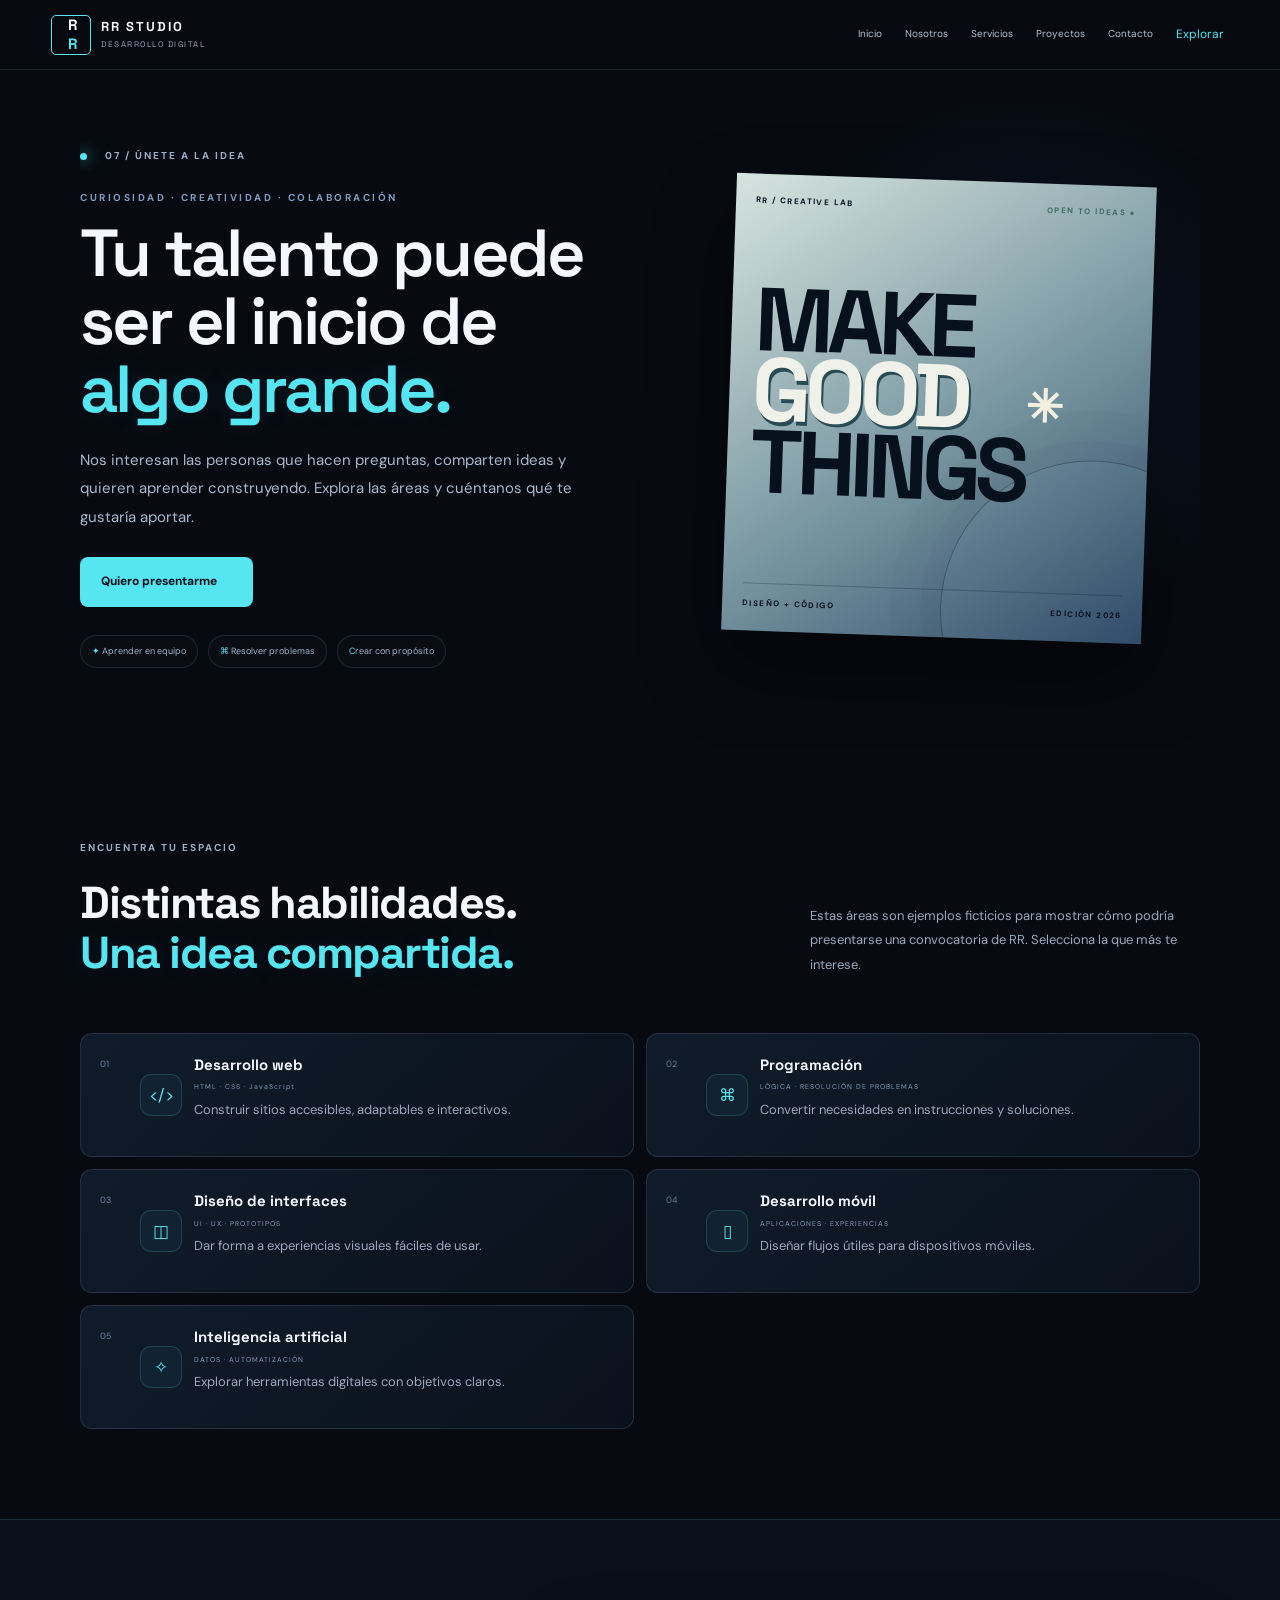
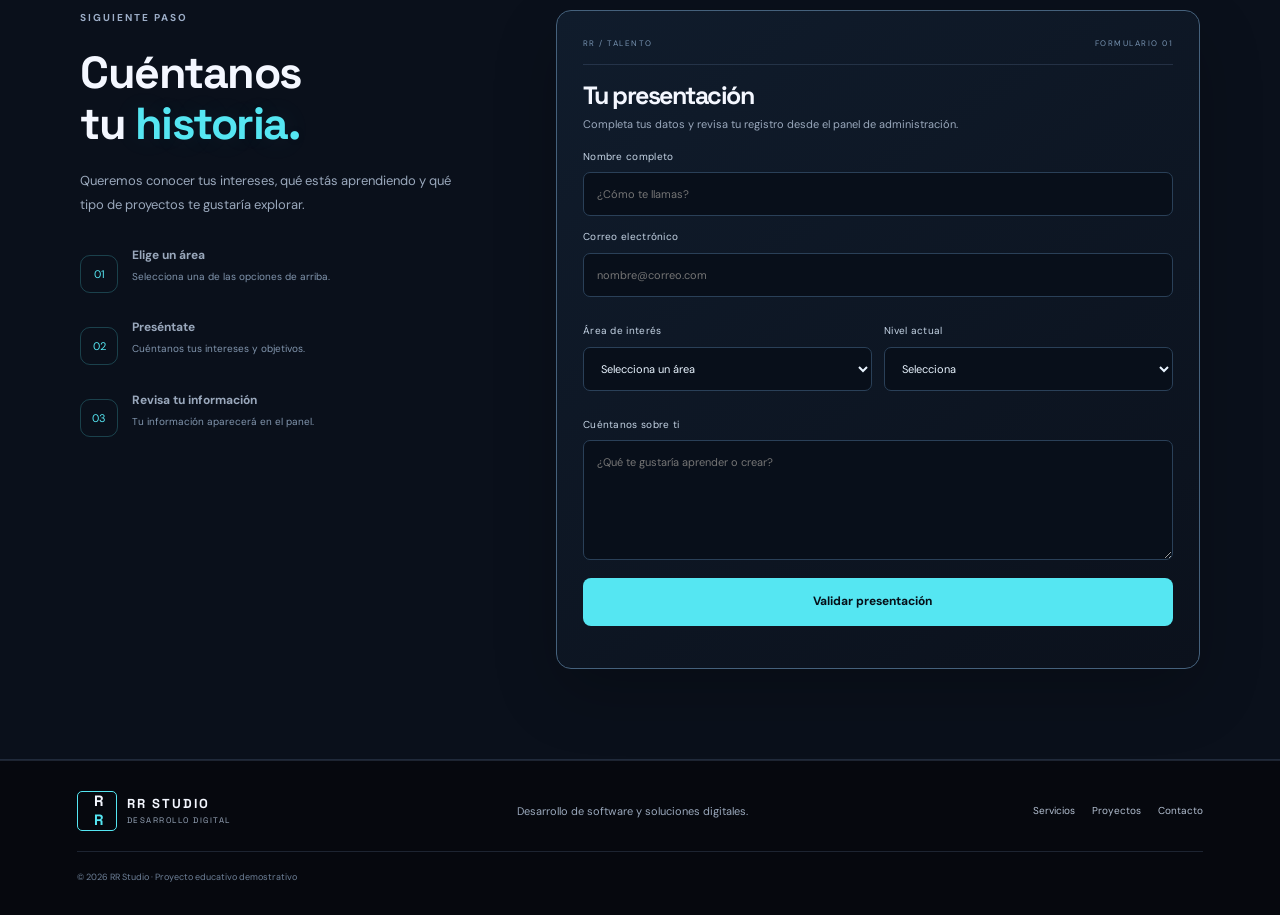
<file: trabaja.html>
<!DOCTYPE html>
<html lang="es">
 <head>
  <meta charset="utf-8"/>
  <meta content="width=device-width, initial-scale=1.0" name="viewport"/>
  <meta content="#070b14" name="theme-color"/>
  <title>
   RR Studio | Trabaja con nosotros
  </title>
  <link href="https://fonts.googleapis.com" rel="preconnect"/>
  <link crossorigin="" href="https://fonts.gstatic.com" rel="preconnect"/>
  <link href="https://fonts.googleapis.com/css2?family=DM+Sans:wght@400;500;600;700&amp;family=Space+Grotesk:wght@400;500;600;700&amp;display=swap" rel="stylesheet"/>
  <link href="estilos.css" rel="stylesheet"/>
  <script defer="" src="script.js">
  </script>
 </head>
 <body class="paginaServicio paginaTrabaja">
  <header class="barra">
   <a class="marca" href="index.html">
    <span class="marcaIcono">
     R
     <span>
      R
     </span>
    </span>
    <span>
     RR STUDIO
     <small>
      DESARROLLO DIGITAL
     </small>
    </span>
   </a>
   <button aria-controls="menu" aria-expanded="false" aria-label="Abrir men&uacute;" class="menuBoton" id="menuBoton" type="button">
    ☰
   </button>
   <nav aria-label="Navegaci&oacute;n principal" class="menu" id="menu">
    <a href="inicio.html">
     Inicio
    </a>
    <a href="nosotros.html">
     Nosotros
    </a>
    <a href="servicios.html">
     Servicios
    </a>
    <a href="clientes.html">
     Proyectos
    </a>
    <a href="contacto.html">
     Contacto
    </a>
    <details class="menuMas">
     <summary class="activo">
      Explorar
     </summary>
     <div class="menuMasLista">
      <a href="web.html">
       Desarrollo web
      </a>
      <a href="movil.html">
       Desarrollo m&oacute;vil
      </a>
      <a href="ia.html">
       Inteligencia artificial
      </a>
      <a href="trabaja.html">
       Trabaja con nosotros
      </a>
      <a href="admin.html">
       Panel de administraci&oacute;n
      </a>
     </div>
    </details>
   </nav>
  </header>
  <main>
   <section class="trabajoHero contenedor">
    <div class="trabajoHeroTexto">
     <p class="etiqueta">
      <span class="puntoVivo">
      </span>
      07 / &Uacute;NETE A LA IDEA
     </p>
     <p class="sobrelinea">
      CURIOSIDAD &middot; CREATIVIDAD &middot; COLABORACI&Oacute;N
     </p>
     <h1>
      Tu talento puede
      <br/>
      ser el inicio de
      <em>
       algo grande.
      </em>
     </h1>
     <p class="heroDescripcion">
      Nos interesan las personas que hacen preguntas, comparten ideas y quieren aprender construyendo. Explora las &aacute;reas y cu&eacute;ntanos qu&eacute; te gustar&iacute;a aportar.
     </p>
     <a class="boton botonCian" href="#formTrabajo">
      Quiero presentarme
      <span>
       
      </span>
     </a>
     <div class="trabajoValores">
      <span>
       ✦ Aprender en equipo
      </span>
      <span>
       ⌘ Resolver problemas
      </span>
      <span>
        Crear con prop&oacute;sito
      </span>
     </div>
    </div>
    <div class="trabajoArte">
     <div class="trabajoArteMarco">
      <div class="trabajoArteTop">
       <span>
        RR / CREATIVE LAB
       </span>
       <span>
        OPEN TO IDEAS ●
       </span>
      </div>
      <div class="trabajoTipografia">
       MAKE
       <br/>
       <em>
        GOOD
       </em>
       <br/>
       THINGS
       <span>
        ✳
       </span>
      </div>
      <div class="trabajoArteBottom">
       <span>
        DISE&Ntilde;O + C&Oacute;DIGO
       </span>
       <span>
        EDICI&Oacute;N 2026
       </span>
      </div>
     </div>
     <div class="trabajoNotaFlotante">
      <b>
       01
      </b>
      <span>
       La pr&oacute;xima idea
       <br/>
       puede ser tuya.
      </span>
     </div>
    </div>
   </section>
   <section class="bloque contenedor">
    <div class="seccionIntro">
     <div>
      <p class="etiqueta">
       ENCUENTRA TU ESPACIO
      </p>
      <h2>
       Distintas habilidades.
       <br/>
       <em>
        Una idea compartida.
       </em>
      </h2>
     </div>
     <p>
      Estas &aacute;reas son ejemplos ficticios para mostrar c&oacute;mo podr&iacute;a presentarse una convocatoria de RR. Selecciona la que m&aacute;s te interese.
     </p>
    </div>
    <div class="areasTrabajo">
     <button class="trabajoOpcion" data-area="Desarrollo web">
      <span class="areaNumero">
       01
      </span>
      <span class="areaIcono">
       &lt;/&gt;
      </span>
      <span class="areaTexto">
       <b>
        Desarrollo web
       </b>
       <small>
        HTML &middot; CSS &middot; JavaScript
       </small>
       <p>
        Construir sitios accesibles, adaptables e interactivos.
       </p>
      </span>
      <span class="areaFlecha">
       
      </span>
     </button>
     <button class="trabajoOpcion" data-area="Programaci&oacute;n">
      <span class="areaNumero">
       02
      </span>
      <span class="areaIcono">
       ⌘
      </span>
      <span class="areaTexto">
       <b>
        Programaci&oacute;n
       </b>
       <small>
        L&Oacute;GICA &middot; RESOLUCI&Oacute;N DE PROBLEMAS
       </small>
       <p>
        Convertir necesidades en instrucciones y soluciones.
       </p>
      </span>
      <span class="areaFlecha">
       
      </span>
     </button>
     <button class="trabajoOpcion" data-area="Dise&ntilde;o de interfaces">
      <span class="areaNumero">
       03
      </span>
      <span class="areaIcono">
       ◫
      </span>
      <span class="areaTexto">
       <b>
        Dise&ntilde;o de interfaces
       </b>
       <small>
        UI &middot; UX &middot; PROTOTIPOS
       </small>
       <p>
        Dar forma a experiencias visuales f&aacute;ciles de usar.
       </p>
      </span>
      <span class="areaFlecha">
       
      </span>
     </button>
     <button class="trabajoOpcion" data-area="Desarrollo m&oacute;vil">
      <span class="areaNumero">
       04
      </span>
      <span class="areaIcono">
       ▯
      </span>
      <span class="areaTexto">
       <b>
        Desarrollo m&oacute;vil
       </b>
       <small>
        APLICACIONES &middot; EXPERIENCIAS
       </small>
       <p>
        Dise&ntilde;ar flujos &uacute;tiles para dispositivos m&oacute;viles.
       </p>
      </span>
      <span class="areaFlecha">
       
      </span>
     </button>
     <button class="trabajoOpcion" data-area="Inteligencia artificial">
      <span class="areaNumero">
       05
      </span>
      <span class="areaIcono">
       ✧
      </span>
      <span class="areaTexto">
       <b>
        Inteligencia artificial
       </b>
       <small>
        DATOS &middot; AUTOMATIZACI&Oacute;N
       </small>
       <p>
        Explorar herramientas digitales con objetivos claros.
       </p>
      </span>
      <span class="areaFlecha">
       
      </span>
     </button>
    </div>
   </section>
   <section class="bloque fondoPanel">
    <div class="contenedor trabajoFormularioLayout">
     <div class="trabajoFormularioIntro">
      <p class="etiqueta">
       SIGUIENTE PASO
      </p>
      <h2>
       Cu&eacute;ntanos
       <br/>
       tu
       <em>
        historia.
       </em>
      </h2>
      <p>
       Queremos conocer tus intereses, qu&eacute; est&aacute;s aprendiendo y qu&eacute; tipo de proyectos te gustar&iacute;a explorar.
      </p>
      <div class="trabajoPaso">
       <span>
        01
       </span>
       <p>
        <b>
         Elige un &aacute;rea
        </b>
        <small>
         Selecciona una de las opciones de arriba.
        </small>
       </p>
      </div>
      <div class="trabajoPaso">
       <span>
        02
       </span>
       <p>
        <b>
         Pres&eacute;ntate
        </b>
        <small>
         Cu&eacute;ntanos tus intereses y objetivos.
        </small>
       </p>
      </div>
      <div class="trabajoPaso">
       <span>
        03
       </span>
       <p>
        <b>
         Revisa tu informaci&oacute;n
        </b>
        <small>
         Tu informaci&oacute;n aparecer&aacute; en el panel.
        </small>
       </p>
      </div>
     </div>
     <form class="formulario formularioTrabajoNuevo" id="formTrabajo">
      <div class="formularioCabecera">
       <span>
        RR / TALENTO
       </span>
       <span>
        FORMULARIO 01
       </span>
      </div>
      <h2>
       Tu presentaci&oacute;n
      </h2>
      <p>
       Completa tus datos y revisa tu registro desde el panel de administraci&oacute;n.
      </p>
      <label>
       Nombre completo
       <input minlength="2" name="nombre" placeholder="&iquest;C&oacute;mo te llamas?" required=""/>
      </label>
      <label>
       Correo electr&oacute;nico
       <input name="correo" placeholder="nombre@correo.com" required="" type="email"/>
      </label>
      <div class="camposDos">
       <label>
        &Aacute;rea de inter&eacute;s
        <select name="area" required="">
         <option value="">
          Selecciona un &aacute;rea
         </option>
         <option>
          Desarrollo web
         </option>
         <option>
          Programaci&oacute;n
         </option>
         <option>
          Dise&ntilde;o de interfaces
         </option>
         <option>
          Desarrollo m&oacute;vil
         </option>
         <option>
          Inteligencia artificial
         </option>
         <option>
          Otra
         </option>
        </select>
       </label>
       <label>
        Nivel actual
        <select name="nivel" required="">
         <option value="">
          Selecciona
         </option>
         <option>
          Estoy aprendiendo
         </option>
         <option>
          Principiante
         </option>
         <option>
          Intermedio
         </option>
         <option>
          Avanzado
         </option>
        </select>
       </label>
      </div>
      <label>
       Cu&eacute;ntanos sobre ti
       <textarea name="mensaje" placeholder="&iquest;Qu&eacute; te gustar&iacute;a aprender o crear?" required="" rows="4"></textarea>
      </label>
      <button class="boton botonCian" type="submit">
       Validar presentaci&oacute;n
       <span>
        
       </span>
      </button>
      <p aria-live="polite" class="resultado">
      </p>
     </form>
    </div>
   </section>
  </main>
  <footer class="pie">
   <a class="marca" href="index.html">
    <span class="marcaIcono">
     R
     <span>
      R
     </span>
    </span>
    <span>
     RR STUDIO
     <small>
      DESARROLLO DIGITAL
     </small>
    </span>
   </a>
   <p>
    Desarrollo de software y soluciones digitales.
   </p>
   <div>
    <a href="servicios.html">
     Servicios
    </a>
    <a href="clientes.html">
     Proyectos
    </a>
    <a href="contacto.html">
     Contacto
    </a>
   </div>
   <small>
    &copy; 2026 RR Studio &middot; Proyecto educativo demostrativo
   </small>
  </footer>
 </body>
</html>
</file>
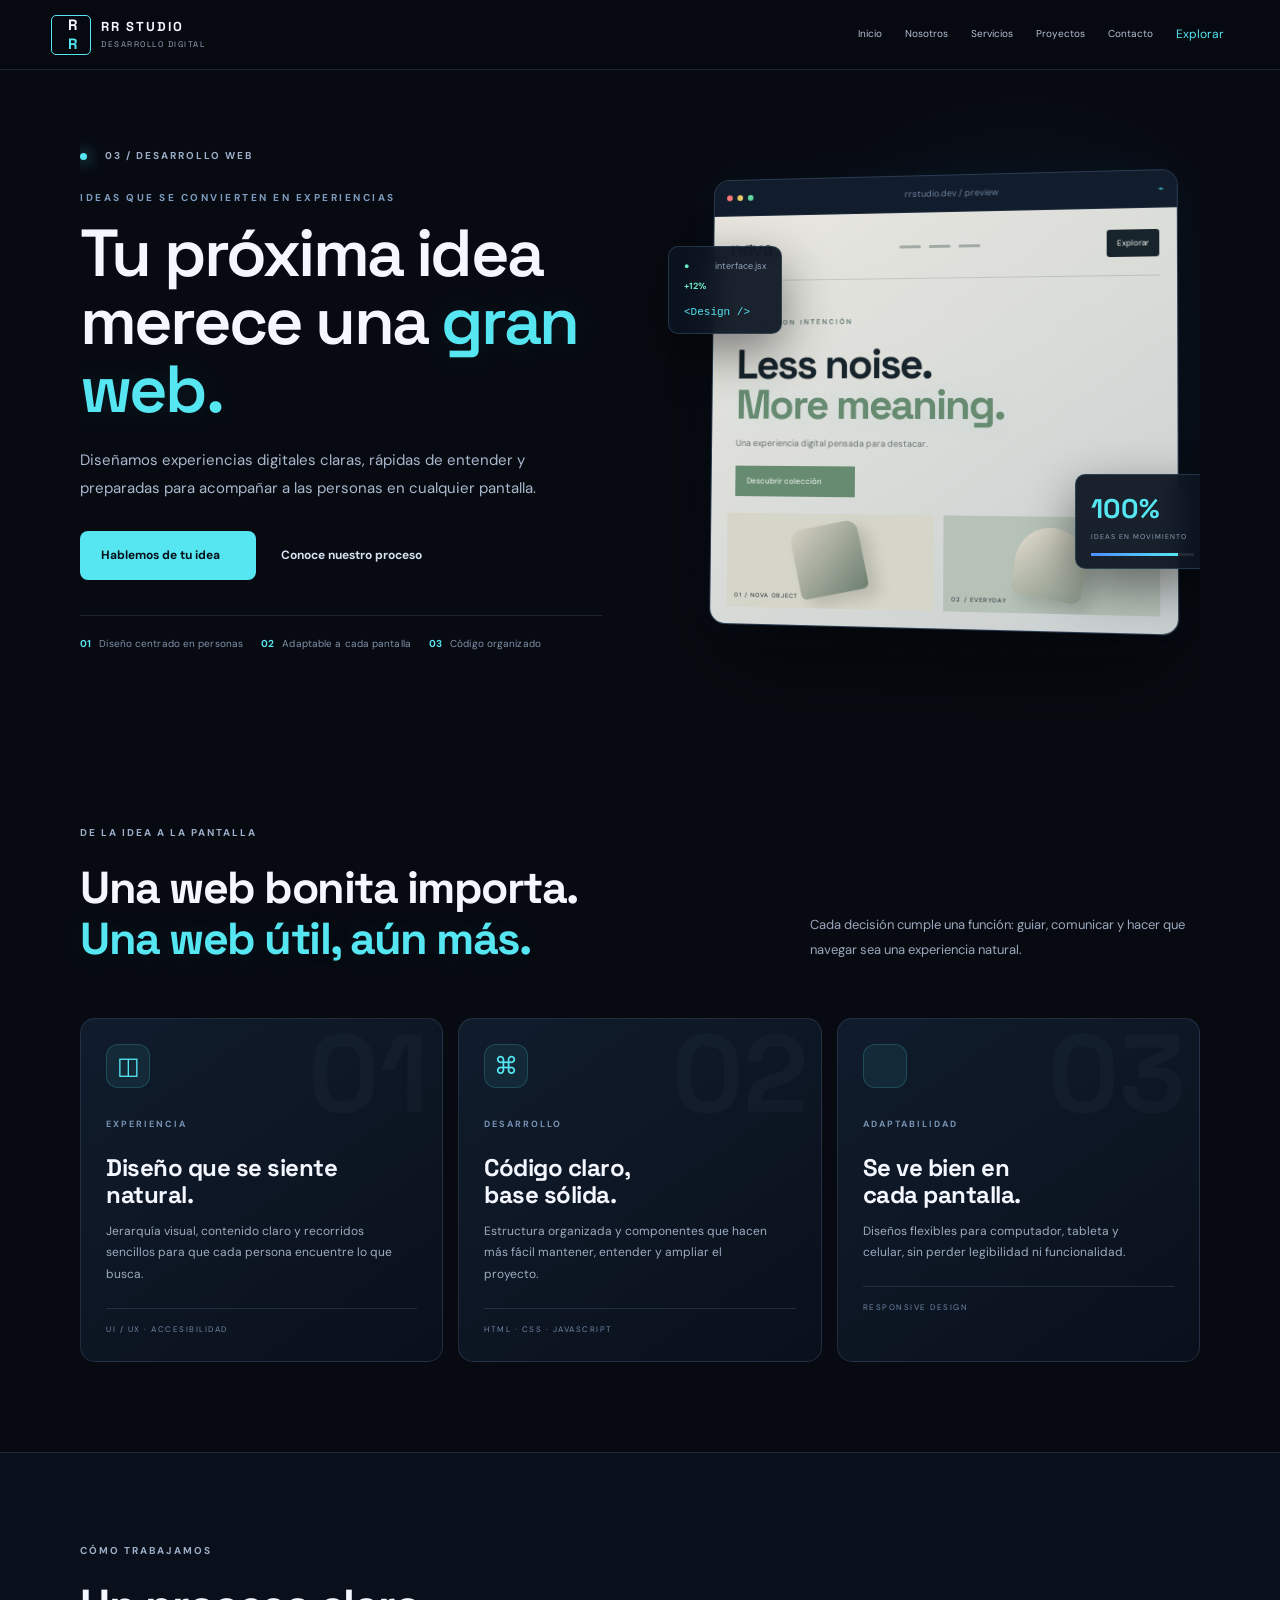
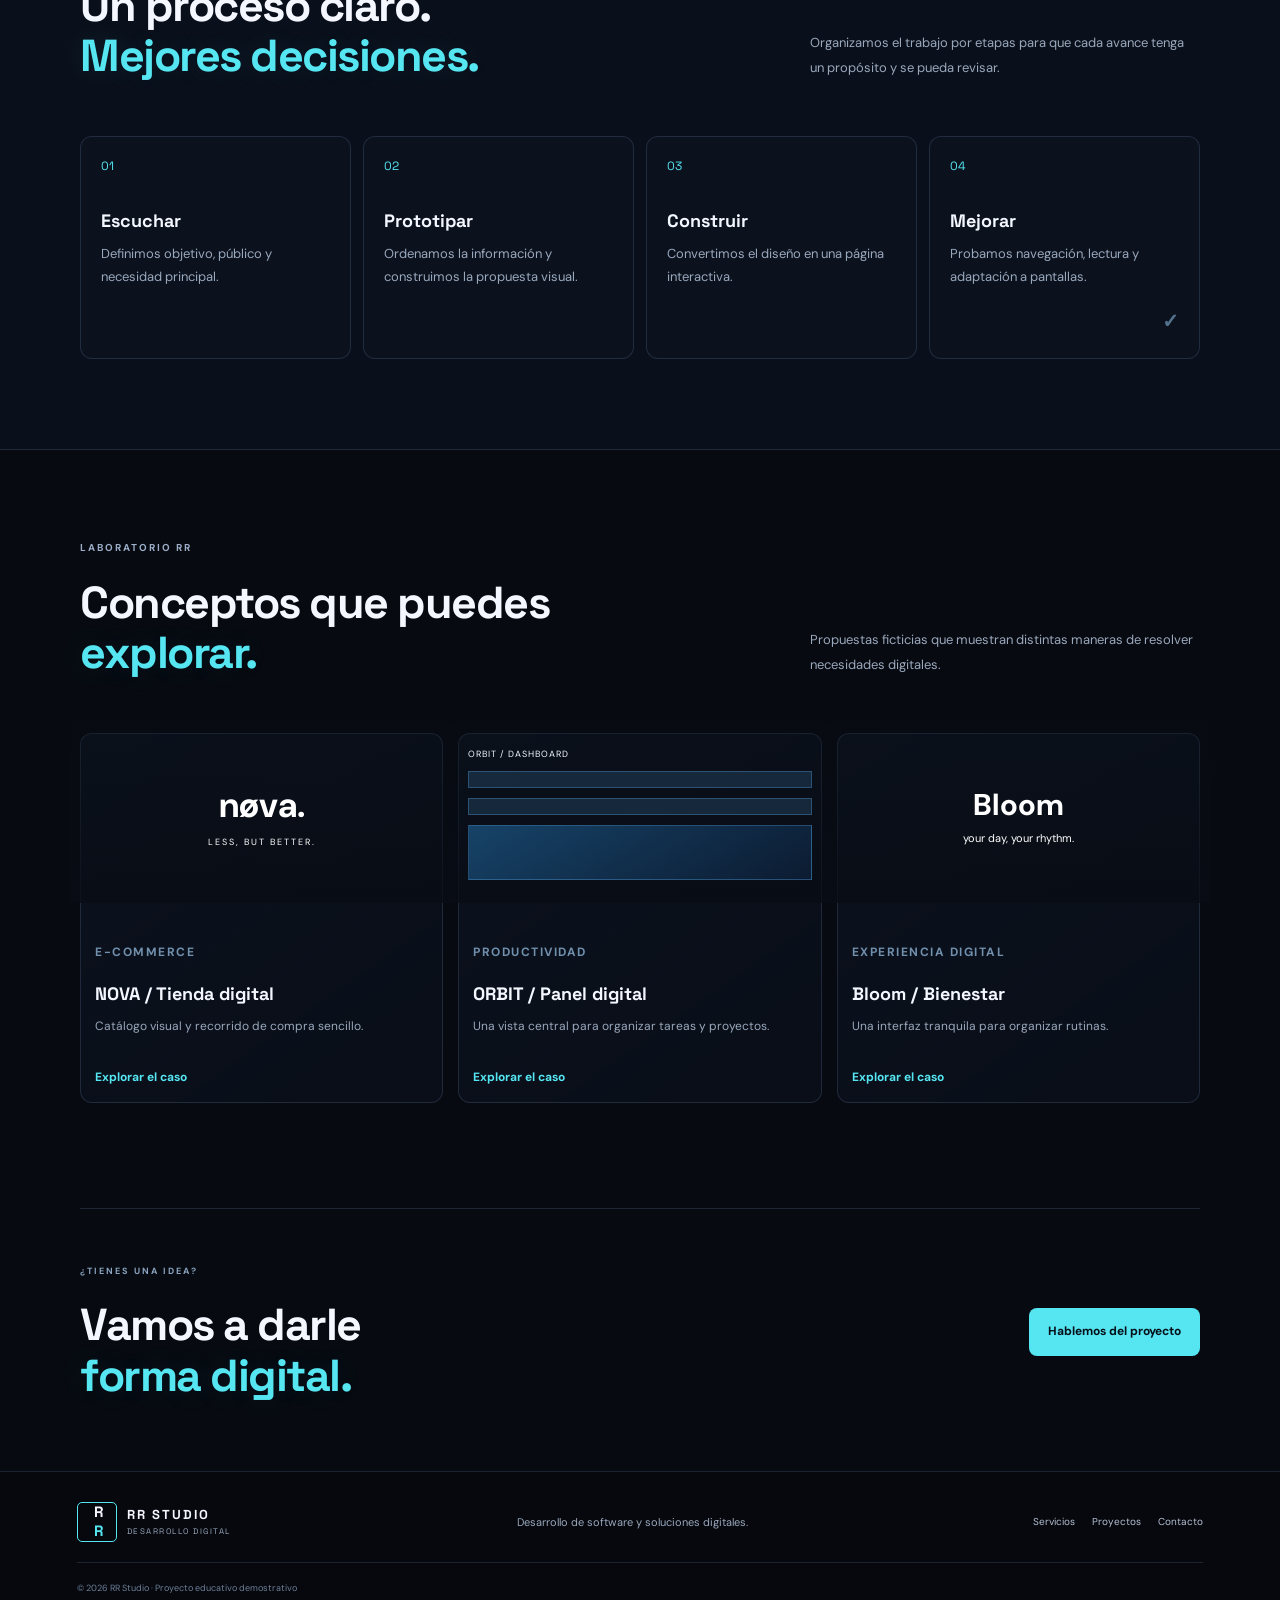
<file: web.html>
<!DOCTYPE html>
<html lang="es">
 <head>
  <meta charset="utf-8"/>
  <meta content="width=device-width, initial-scale=1.0" name="viewport"/>
  <meta content="#070b14" name="theme-color"/>
  <title>
   RR Studio | Desarrollo web
  </title>
  <link href="https://fonts.googleapis.com" rel="preconnect"/>
  <link crossorigin="" href="https://fonts.gstatic.com" rel="preconnect"/>
  <link href="https://fonts.googleapis.com/css2?family=DM+Sans:wght@400;500;600;700&amp;family=Space+Grotesk:wght@400;500;600;700&amp;display=swap" rel="stylesheet"/>
  <link href="estilos.css" rel="stylesheet"/>
  <script defer="" src="script.js">
  </script>
 </head>
 <body class="paginaServicio paginaWeb">
  <header class="barra">
   <a class="marca" href="index.html">
    <span class="marcaIcono">
     R
     <span>
      R
     </span>
    </span>
    <span>
     RR STUDIO
     <small>
      DESARROLLO DIGITAL
     </small>
    </span>
   </a>
   <button aria-controls="menu" aria-expanded="false" aria-label="Abrir men&uacute;" class="menuBoton" id="menuBoton" type="button">
    ☰
   </button>
   <nav aria-label="Navegaci&oacute;n principal" class="menu" id="menu">
    <a href="inicio.html">
     Inicio
    </a>
    <a href="nosotros.html">
     Nosotros
    </a>
    <a href="servicios.html">
     Servicios
    </a>
    <a href="clientes.html">
     Proyectos
    </a>
    <a href="contacto.html">
     Contacto
    </a>
    <details class="menuMas">
     <summary class="activo">
      Explorar
     </summary>
     <div class="menuMasLista">
      <a href="web.html">
       Desarrollo web
      </a>
      <a href="movil.html">
       Desarrollo m&oacute;vil
      </a>
      <a href="ia.html">
       Inteligencia artificial
      </a>
      <a href="trabaja.html">
       Trabaja con nosotros
      </a>
      <a href="admin.html">
       Panel de administraci&oacute;n demo
      </a>
     </div>
    </details>
   </nav>
  </header>
  <main>
   <section class="servicioHero contenedor">
    <div class="servicioHeroTexto">
     <p class="etiqueta">
      <span class="puntoVivo">
      </span>
      03 / DESARROLLO WEB
     </p>
     <p class="sobrelinea">
      IDEAS QUE SE CONVIERTEN EN EXPERIENCIAS
     </p>
     <h1>
      Tu pr&oacute;xima idea
      <br/>
      merece una
      <em>
       gran web.
      </em>
     </h1>
     <p class="heroDescripcion">
      Dise&ntilde;amos experiencias digitales claras, r&aacute;pidas de entender y preparadas para acompa&ntilde;ar a las personas en cualquier pantalla.
     </p>
     <div class="heroAcciones">
      <a class="boton botonCian" href="contacto.html">
       Hablemos de tu idea
       <span>
        
       </span>
      </a>
      <a class="enlaceFlecha" href="#procesoWeb">
       Conoce nuestro proceso
       <span>
        
       </span>
      </a>
     </div>
     <div class="heroMiniDatos">
      <span>
       <b>
        01
       </b>
       Dise&ntilde;o centrado en personas
      </span>
      <span>
       <b>
        02
       </b>
       Adaptable a cada pantalla
      </span>
      <span>
       <b>
        03
       </b>
       C&oacute;digo organizado
      </span>
     </div>
    </div>
    <div aria-label="Vista ilustrativa de un sitio web en desarrollo" class="webVisual">
     <div class="webVisualGlow">
     </div>
     <div class="webBrowser">
      <div class="browserBar">
       <div class="browserDots">
        <i>
        </i>
        <i>
        </i>
        <i>
        </i>
       </div>
       <span>
        rrstudio.dev / preview
       </span>
       <span class="browserLock">
        ⌁
       </span>
      </div>
      <div class="browserContent" data-web-demo-panel="">
       <div class="browserNav">
        <b>
         n&oslash;va
         <span>
          .
         </span>
        </b>
        <div>
         <i>
         </i>
         <i>
         </i>
         <i>
         </i>
        </div>
        <button class="browserExplore" data-web-demo="" type="button">
         Explorar 
        </button>
       </div>
       <div class="browserMain">
        <small>
         DISE&Ntilde;O CON INTENCI&Oacute;N
        </small>
        <h2>
         Less noise.
         <br/>
         <em>
          More meaning.
         </em>
        </h2>
        <p data-web-demo-text="">
         Una experiencia digital pensada para destacar.
        </p>
        <div class="browserButton">
         Descubrir colecci&oacute;n
         <span>
          
         </span>
        </div>
       </div>
       <div class="browserProduct">
        <div class="productoAbstracto">
         <div>
         </div>
         <span>
          01 / NOVA OBJECT
         </span>
        </div>
        <div class="productoAbstracto productoDos">
         <div>
         </div>
         <span>
          02 / EVERYDAY
         </span>
        </div>
       </div>
      </div>
     </div>
     <div class="flotanteCodigo">
      <span>
       ●
      </span>
      interface.jsx
      <b>
       +12%
      </b>
      <code>
       &lt;Design /&gt;
      </code>
     </div>
     <div class="flotanteVelocidad">
      <strong>
       100%
      </strong>
      <small>
       IDEAS EN MOVIMIENTO
      </small>
      <div>
       <i>
       </i>
      </div>
     </div>
    </div>
   </section>
   <section class="bloque contenedor" id="procesoWeb">
    <div class="seccionIntro">
     <div>
      <p class="etiqueta">
       DE LA IDEA A LA PANTALLA
      </p>
      <h2>
       Una web bonita importa.
       <br/>
       <em>
        Una web &uacute;til, a&uacute;n m&aacute;s.
       </em>
      </h2>
     </div>
     <p>
      Cada decisi&oacute;n cumple una funci&oacute;n: guiar, comunicar y hacer que navegar sea una experiencia natural.
     </p>
    </div>
    <div class="webBeneficios">
     <article class="beneficioGrande">
      <span class="numeroFondo">
       01
      </span>
      <div class="beneficioIcono">
       ◫
      </div>
      <p class="etiqueta">
       EXPERIENCIA
      </p>
      <h3>
       Dise&ntilde;o que se siente
       <br/>
       natural.
      </h3>
      <p>
       Jerarqu&iacute;a visual, contenido claro y recorridos sencillos para que cada persona encuentre lo que busca.
      </p>
      <span class="beneficioPie">
       UI / UX &middot; ACCESIBILIDAD
      </span>
     </article>
     <article class="beneficioGrande">
      <span class="numeroFondo">
       02
      </span>
      <div class="beneficioIcono">
       ⌘
      </div>
      <p class="etiqueta">
       DESARROLLO
      </p>
      <h3>
       C&oacute;digo claro,
       <br/>
       base s&oacute;lida.
      </h3>
      <p>
       Estructura organizada y componentes que hacen m&aacute;s f&aacute;cil mantener, entender y ampliar el proyecto.
      </p>
      <span class="beneficioPie">
       HTML &middot; CSS &middot; JAVASCRIPT
      </span>
     </article>
     <article class="beneficioGrande">
      <span class="numeroFondo">
       03
      </span>
      <div class="beneficioIcono">
       
      </div>
      <p class="etiqueta">
       ADAPTABILIDAD
      </p>
      <h3>
       Se ve bien en
       <br/>
       cada pantalla.
      </h3>
      <p>
       Dise&ntilde;os flexibles para computador, tableta y celular, sin perder legibilidad ni funcionalidad.
      </p>
      <span class="beneficioPie">
       RESPONSIVE DESIGN
      </span>
     </article>
    </div>
   </section>
   <section class="bloque fondoPanel">
    <div class="contenedor">
     <div class="seccionIntro">
      <div>
       <p class="etiqueta">
        C&Oacute;MO TRABAJAMOS
       </p>
       <h2>
        Un proceso claro.
        <br/>
        <em>
         Mejores decisiones.
        </em>
       </h2>
      </div>
      <p>
       Organizamos el trabajo por etapas para que cada avance tenga un prop&oacute;sito y se pueda revisar.
      </p>
     </div>
     <div class="pasosWeb">
      <article>
       <span>
        01
       </span>
       <div>
        <h3>
         Escuchar
        </h3>
        <p>
         Definimos objetivo, p&uacute;blico y necesidad principal.
        </p>
       </div>
       <b>
        
       </b>
      </article>
      <article>
       <span>
        02
       </span>
       <div>
        <h3>
         Prototipar
        </h3>
        <p>
         Ordenamos la informaci&oacute;n y construimos la propuesta visual.
        </p>
       </div>
       <b>
        
       </b>
      </article>
      <article>
       <span>
        03
       </span>
       <div>
        <h3>
         Construir
        </h3>
        <p>
         Convertimos el dise&ntilde;o en una p&aacute;gina interactiva.
        </p>
       </div>
       <b>
        
       </b>
      </article>
      <article>
       <span>
        04
       </span>
       <div>
        <h3>
         Mejorar
        </h3>
        <p>
         Probamos navegaci&oacute;n, lectura y adaptaci&oacute;n a pantallas.
        </p>
       </div>
       <b>
        &checkmark;
       </b>
      </article>
     </div>
    </div>
   </section>
   <section class="bloque contenedor">
    <div class="seccionIntro">
     <div>
      <p class="etiqueta">
       LABORATORIO RR
      </p>
      <h2>
       Conceptos que puedes
       <br/>
       <em>
        explorar.
       </em>
      </h2>
     </div>
     <p>
      Propuestas ficticias que muestran distintas maneras de resolver necesidades digitales.
     </p>
    </div>
    <div class="tarjetas tres webProyectos">
     <article class="tarjeta proyectoDemo">
      <div aria-label="Ver detalles de NOVA" class="miniWeb miniTienda detalleVisual" data-texto="Concepto ficticio de comercio electr&oacute;nico centrado en el producto, con cat&aacute;logo visual y navegaci&oacute;n simple." data-titulo="NOVA / Tienda digital" role="button" tabindex="0">
       <b>
        n&oslash;va.
       </b>
       <span>
        LESS, BUT BETTER.
       </span>
      </div>
      <p class="etiqueta">
       E-COMMERCE
      </p>
      <h3>
       NOVA / Tienda digital
      </h3>
      <p>
       Cat&aacute;logo visual y recorrido de compra sencillo.
      </p>
      <a class="enlaceFlecha" href="caso-nova.html">
       Explorar el caso 
      </a>
     </article>
     <article class="tarjeta proyectoDemo">
      <div aria-label="Ver detalles de ORBIT" class="miniWeb miniPanel detalleVisual" data-texto="Concepto ficticio de un panel para reunir tareas, proyectos y avances en una sola vista." data-titulo="ORBIT / Panel digital" role="button" tabindex="0">
       <span>
        ORBIT / DASHBOARD
       </span>
       <div>
       </div>
       <div>
       </div>
       <div>
       </div>
      </div>
      <p class="etiqueta">
       PRODUCTIVIDAD
      </p>
      <h3>
       ORBIT / Panel digital
      </h3>
      <p>
       Una vista central para organizar tareas y proyectos.
      </p>
      <a class="enlaceFlecha" href="caso-orbit.html">
       Explorar el caso 
      </a>
     </article>
     <article class="tarjeta proyectoDemo">
      <div aria-label="Ver detalles de Bloom" class="miniWeb miniBloom detalleVisual" data-texto="Concepto ficticio de una experiencia de bienestar con recordatorios y h&aacute;bitos." data-titulo="Bloom / Bienestar" role="button" tabindex="0">
       <b>
        Bloom
       </b>
       <span>
        your day, your rhythm.
       </span>
      </div>
      <p class="etiqueta">
       EXPERIENCIA DIGITAL
      </p>
      <h3>
       Bloom / Bienestar
      </h3>
      <p>
       Una interfaz tranquila para organizar rutinas.
      </p>
      <a class="enlaceFlecha" href="caso-bloom.html">
       Explorar el caso 
      </a>
     </article>
    </div>
   </section>
   <section class="ctaFinal contenedor">
    <div>
     <p class="etiqueta">
      &iquest;TIENES UNA IDEA?
     </p>
     <h2>
      Vamos a darle
      <br/>
      <em>
       forma digital.
      </em>
     </h2>
    </div>
    <a class="boton botonCian" href="contacto.html">
     Hablemos del proyecto 
    </a>
   </section>
  </main>
  <div class="modalFondo" id="modalFondo">
   <div aria-labelledby="modalTitulo" aria-modal="true" class="modal" role="dialog">
    <button aria-label="Cerrar detalles" class="cerrarModal" id="cerrarModal" type="button">
     &times;
    </button>
    <p class="etiqueta">
     DETALLES DEL PROYECTO
    </p>
    <h2 id="modalTitulo">
    </h2>
    <p id="modalTexto">
    </p>
   </div>
  </div>
  <footer class="pie">
   <a class="marca" href="index.html">
    <span class="marcaIcono">
     R
     <span>
      R
     </span>
    </span>
    <span>
     RR STUDIO
     <small>
      DESARROLLO DIGITAL
     </small>
    </span>
   </a>
   <p>
    Desarrollo de software y soluciones digitales.
   </p>
   <div>
    <a href="servicios.html">
     Servicios
    </a>
    <a href="clientes.html">
     Proyectos
    </a>
    <a href="contacto.html">
     Contacto
    </a>
   </div>
   <small>
    &copy; 2026 RR Studio &middot; Proyecto educativo demostrativo
   </small>
  </footer>
 </body>
</html>
</file>
<file: estilos.css>
/* RR STUDIO — CSS local compartido */
:root {
    --fondo: #070a11;
    --panel: #0d1421;
    --panel2: #101c2d;
    --borde: rgba(143,174,220,.17);
    --cian: #55e6f2;
    --azul: #4d8dff;
    --blanco: #f4f7ff;
    --gris: #9aa8bc;
    --fuente: "Segoe UI",Arial,Helvetica,sans-serif;
    --radio: 14px
}

* {
    box-sizing: border-box;
    margin: 0;
    padding: 0
}

html {
    scroll-behavior: smooth;
    scroll-padding-top: 90px
}

body {
    font-family: var(--fuente);
    background: var(--fondo);
    color: var(--blanco);
    line-height: 1.65
}

a {
    color: inherit;
    text-decoration: none
}

button,input,textarea,select {
    font: inherit
}

button {
    cursor: pointer
}

.marca {
    display: flex;
    align-items: center;
    gap: 10px;
    font-size: 13px;
    font-weight: bold;
    letter-spacing: 2px;
    line-height: 1.2
}

.marca small {
    display: block;
    color: var(--gris);
    font-size: 8px;
    letter-spacing: 1.5px;
    margin-top: 5px;
    font-weight: normal
}

.marcaIcono {
    width: 40px;
    height: 40px;
    border: 1px solid var(--cian);
    border-radius: 10px;
    display: grid;
    place-items: center;
    font-size: 15px;
    letter-spacing: -3px;
    box-shadow: 0 0 20px #55e6f21b
}

.marcaIcono span {
    color: var(--cian)
}

.portada {
    min-height: 100vh;
    overflow: hidden;
    position: relative;
    background: radial-gradient(ellipse at 80% 45%,#12315a44,transparent 45%),#070a11
}

.fondoRed {
    position: absolute;
    inset: 0;
    background-image: linear-gradient(#7fa6d90b 1px,transparent 1px),linear-gradient(90deg,#7fa6d90b 1px,transparent 1px);
    background-size: 50px 50px;
    mask-image: linear-gradient(90deg,#000,transparent)
}

.portadaMenu {
    position: relative;
    z-index: 2;
    display: flex;
    justify-content: space-between;
    align-items: center;
    padding: 30px 7vw
}

.estado {
    font-size: 9px;
    color: var(--gris);
    letter-spacing: 1.5px
}

.estado i,.etiqueta span {
    display: inline-block;
    width: 6px;
    height: 6px;
    border-radius: 50%;
    background: var(--cian);
    margin-right: 8px;
    box-shadow: 0 0 10px var(--cian)
}

.portadaCentro {
    position: relative;
    z-index: 2;
    padding: 12vh 7vw 90px;
    max-width: 900px
}

.etiqueta {
    font-size: 10px;
    font-weight: bold;
    letter-spacing: 2px;
    color: #9daec8;
    margin-bottom: 22px
}

.portada h1,.hero h1,.tituloPagina h1 {
    font-size: clamp(3rem,7vw,6.6rem);
    line-height: 1.02;
    letter-spacing: -3px;
    font-weight: 700
}

.portada h1 em,.hero h1 em,h2 em,.tituloPagina h1 em {
    font-style: normal;
    color: var(--cian)
}

.portadaDescripcion {
    max-width: 520px;
    color: var(--gris);
    margin: 27px 0 30px;
    font-size: 15px
}

.boton {
    display: inline-flex;
    align-items: center;
    justify-content: center;
    gap: 15px;
    padding: 13px 18px;
    border-radius: 4px;
    border: 1px solid transparent;
    font-size: 12px;
    font-weight: bold;
    transition: .2s
}

.botonCian {
    background: var(--cian);
    color: #061019
}

.botonCian:hover {
    background: #b5fbff;
    transform: translateY(-2px);
    box-shadow: 0 10px 30px #55e6f222
}

.botonBorde {
    background: #0b1320;
    color: var(--blanco);
    border-color: #3b526e
}

.botonBorde:hover {
    border-color: var(--cian);
    color: var(--cian)
}

.botonPequeno {
    padding: 9px 12px;
    font-size: 10px
}

.portadaPie {
    position: absolute;
    bottom: 0;
    left: 7vw;
    right: 7vw;
    display: flex;
    justify-content: space-between;
    padding: 18px 0;
    border-top: 1px solid var(--borde);
    font-size: 9px;
    letter-spacing: 1.3px;
    color: #72829a
}

.circulo {
    position: absolute;
    right: 5%;
    top: 22%;
    width: 460px;
    height: 460px;
    border: 1px solid #5aa5e51c;
    border-radius: 50%;
    pointer-events: none
}

.circuloDos {
    width: 580px;
    height: 580px;
    right: -1%;
    top: 14%;
    border-style: dashed;
    animation: girar 70s linear infinite
}

.codigoFlotante {
    position: absolute;
    border: 1px solid #75b7ef2b;
    background: #0b1320e8;
    padding: 12px 16px;
    color: #77d9e8;
    font: 12px monospace
}

.codigoA {
    right: 12%;
    top: 39%;
    transform: rotate(5deg)
}

.codigoB {
    right: 19%;
    top: 60%;
    transform: rotate(-5deg)
}

@keyframes girar {
    to {
        transform: rotate(360deg)
    }
}

.barra {
    position: sticky;
    top: 0;
    z-index: 30;
    display: flex;
    justify-content: space-between;
    align-items: center;
    gap: 20px;
    padding: 14px 4vw;
    background: #070a11f2;
    border-bottom: 1px solid var(--borde);
    backdrop-filter: blur(14px)
}

.menu {
    display: flex;
    align-items: center;
    gap: 13px
}

.menu>a:not(.boton) {
    font-size: 10px;
    color: #b4c0d2;
    white-space: nowrap
}

.menu>a:hover,.menu>a.activo {
    color: var(--cian)
}

.menuBoton {
    display: none;
    background: none;
    color: white;
    border: 0;
    font-size: 25px
}

.contenedor {
    width: min(1120px,88%);
    margin: auto
}

.hero {
    min-height: 650px;
    display: grid;
    grid-template-columns: 1.1fr .9fr;
    gap: 6%;
    align-items: center;
    position: relative;
    padding-top: 80px;
    padding-bottom: 100px;
    background: radial-gradient(ellipse at 85% 50%,#12315a22,transparent 45%)
}

.hero h1 {
    font-size: clamp(3.5rem,6vw,6rem)
}

.textoGrande {
    color: var(--gris);
    font-size: 14px;
    max-width: 520px;
    margin: 25px 0
}

.acciones {
    display: flex;
    align-items: center;
    gap: 25px
}

.enlace {
    display: inline-block;
    font-size: 12px;
    font-weight: bold;
    color: #dce7fa;
    margin-top: 15px
}

.enlace span {
    color: var(--cian);
    margin-left: 8px
}

.estadisticas {
    display: flex;
    gap: 30px;
    margin-top: 50px;
    padding-top: 20px;
    border-top: 1px solid var(--borde)
}

.estadisticas strong {
    font-size: 26px;
    display: block
}

.estadisticas strong span {
    color: var(--cian)
}

.estadisticas small {
    display: block;
    font-size: 8px;
    letter-spacing: .8px;
    color: var(--gris)
}

.heroArte {
    height: 410px;
    position: relative;
    border: 1px solid #5e83ae3b;
    background: linear-gradient(145deg,#101c2e,#080d16);
    overflow: visible
}

.arteSuperior {
    display: flex;
    justify-content: space-between;
    padding: 15px;
    font: 9px monospace;
    color: #a6b6cb
}

.arteSuperior i {
    display: inline-block;
    width: 6px;
    height: 6px;
    border-radius: 50%;
    background: var(--cian);
    margin-right: 7px
}

.arteCodigo {
    position: absolute;
    left: -30px;
    bottom: 35px;
    width: 90%;
    background: #080d16f5;
    border: 1px solid #76a5d23c;
    box-shadow: 0 20px 50px #0008;
    border-radius: 5px;
    overflow: hidden
}

.ventanaCabecera {
    height: 35px;
    display: flex;
    align-items: center;
    gap: 5px;
    padding: 0 12px;
    border-bottom: 1px solid var(--borde)
}

.ventanaCabecera i {
    width: 6px;
    height: 6px;
    background: #71849c;
    border-radius: 50%
}

.ventanaCabecera span {
    font: 10px monospace;
    color: #8b9db7;
    margin-left: 10px
}

.arteCodigo pre {
    padding: 16px;
    font: 11px/1.9 monospace;
    color: #bdcadd;
    white-space: pre-wrap
}

.arteCodigo b {
    color: #bf9aff
}

.arteCodigo em {
    color: #9be7c4;
    font-style: normal
}

.arteCodigo strong {
    color: #f7d48c
}

.arteCodigo a {
    color: #6ec8ff
}

.arteEtiqueta {
    position: absolute;
    right: -12px;
    bottom: 65px;
    background: var(--cian);
    color: #061019;
    padding: 10px;
    font-size: 9px;
    font-weight: bold;
    letter-spacing: 1px
}

.arteEtiqueta span {
    margin: 0 7px
}

.desliza {
    position: absolute;
    bottom: 25px;
    left: 0;
    font-size: 9px;
    letter-spacing: 1.2px;
    color: #8190a7
}

.desliza span {
    color: var(--cian);
    margin-left: 8px
}

.cinta {
    overflow: hidden;
    background: #0b1422;
    border-block: 1px solid var(--borde);
    padding: 16px 0;
    white-space: nowrap
}

.cinta div {
    font-size: 11px;
    font-weight: bold;
    letter-spacing: 2px;
    animation: desplazar 32s linear infinite
}

@keyframes desplazar {
    to {
        transform: translateX(-30%)
    }
}

.bloque {
    padding-top: 90px;
    padding-bottom: 90px
}

.cabeceraSeccion {
    display: flex;
    justify-content: space-between;
    align-items: center;
    padding-bottom: 17px;
    border-bottom: 1px solid var(--borde);
    margin-bottom: 45px
}

.cabeceraSeccion .etiqueta {
    margin: 0
}

.cabeceraSeccion>span {
    font-size: 9px;
    letter-spacing: 1.3px;
    color: #70839e
}

.dosColumnas {
    display: grid;
    grid-template-columns: 1.1fr .8fr;
    gap: 9%;
    align-items: start
}

.dosColumnas h2,.bloque h2,.franjaCta h2 {
    font-size: clamp(2.3rem,4vw,4rem);
    line-height: 1.1;
    letter-spacing: -1.5px;
    margin-bottom: 20px
}

.dosColumnas p,.bloque p:not(.etiqueta),.franjaCta p:not(.etiqueta) {
    font-size: 13px;
    color: var(--gris);
    margin-bottom: 16px
}

.tarjetas {
    display: grid;
    gap: 15px;
    margin-top: 40px
}

.tarjetas.tres {
    grid-template-columns: repeat(3,1fr)
}

.tarjetas.dos {
    grid-template-columns: repeat(2,1fr)
}

.tarjeta {
    position: relative;
    padding: 25px;
    border: 1px solid var(--borde);
    background: linear-gradient(145deg,#101a2a88,#090e18);
    transition: .25s;
    min-width: 0
}

.tarjeta:hover {
    transform: translateY(-4px);
    border-color: #4f9eff80;
    box-shadow: 0 18px 45px #0003
}

.tarjeta h3 {
    font-size: 17px;
    margin: 12px 0 8px
}

.tarjeta p {
    font-size: 12px!important;
    color: var(--gris)
}

.numero {
    position: absolute;
    right: 18px;
    top: 14px;
    font-size: 10px;
    color: #71839c
}

.icono {
    font-size: 27px;
    color: var(--cian);
    margin-bottom: 18px
}

.tarjetaArriba {
    display: flex;
    justify-content: space-between;
    align-items: center
}

.tarjetaArriba .icono {
    margin: 0 0 22px
}

.tarjetaArriba span:last-child {
    font-size: 10px;
    color: #71839c
}

.franjaCta {
    padding: 55px 8%;
    display: flex;
    justify-content: space-between;
    align-items: center;
    gap: 25px;
    background: linear-gradient(100deg,#0c2034,#0b1320);
    border-block: 1px solid var(--borde)
}

.franjaCta h2 {
    margin: 0
}

.franjaCta .etiqueta {
    margin-bottom: 8px
}

.pie {
    display: flex;
    align-items: center;
    justify-content: space-between;
    gap: 20px;
    flex-wrap: wrap;
    padding: 30px 6%;
    background: #06080e;
    border-top: 1px solid var(--borde)
}

.pie>p {
    font-size: 11px;
    color: var(--gris)
}

.pie>div {
    display: flex;
    gap: 17px
}

.pie>div a {
    font-size: 10px;
    color: #b4c0d2
}

.pie>small {
    width: 100%;
    padding-top: 18px;
    border-top: 1px solid var(--borde);
    font-size: 9px;
    color: #6e8098
}

.tituloPagina {
    padding-top: 90px;
    padding-bottom: 65px;
    border-bottom: 1px solid var(--borde);
    background: radial-gradient(ellipse at 80% 30%,#12315a24,transparent 50%)
}

.tituloPagina h1 {
    font-size: clamp(3rem,6vw,5.5rem)
}

.tituloPagina>p:last-child {
    color: var(--gris);
    font-size: 14px;
    margin-top: 20px;
    max-width: 620px
}

.lineaTiempo {
    display: grid;
    grid-template-columns: repeat(3,1fr);
    gap: 15px;
    margin-top: 60px
}

.lineaTiempo article {
    display: flex;
    gap: 16px;
    padding: 22px;
    border-top: 1px solid var(--cian);
    background: #0b1320
}

.lineaTiempo b {
    color: var(--cian);
    font-size: 12px
}

.lineaTiempo h3 {
    font-size: 15px;
    margin-bottom: 7px
}

.lineaTiempo p {
    font-size: 12px!important
}

.fondoPanel {
    background: #0a101b;
    border-block: 1px solid var(--borde)
}

.misionVision {
    display: grid;
    grid-template-columns: 1fr 1fr;
    gap: 18px
}

.tarjeta.grande {
    padding: 35px;
    min-height: 360px
}

.grandeIcono {
    font-size: 45px;
    margin: 28px 0
}

.tarjeta.grande h2 {
    font-size: 2.7rem
}

.tarjeta.grande>p:last-child {
    max-width: 460px
}

.tarjeta .enlace {
    margin-top: 15px
}

.bloque .tarjetas {
    margin-top: 35px
}

.proyectoDemo {
    display: flex;
    flex-direction: column
}

.proyectoDemo .boton {
    align-self: flex-start;
    margin-top: 12px
}

.miniWeb {
    height: 180px;
    display: flex;
    flex-direction: column;
    justify-content: center;
    align-items: center;
    margin: -25px -25px 22px;
    position: relative;
    overflow: hidden
}

.miniTienda {
    background: linear-gradient(135deg,#e1d7c8,#8da59c);
    color: #26322e
}

.miniTienda b {
    font-size: 35px
}

.miniTienda span {
    font-size: 9px;
    letter-spacing: 2px
}

.miniPanel {
    background: linear-gradient(140deg,#19406b,#081426);
    padding: 20px;
    align-items: stretch;
    gap: 10px
}

.miniPanel span {
    font-size: 9px;
    letter-spacing: 1px
}

.miniPanel div {
    height: 17px;
    background: #4e91c733;
    border: 1px solid #4e91c766
}

.miniPanel div:last-child {
    height: 55px;
    background: linear-gradient(150deg,#164368,#0c1b31)
}

.miniBloom {
    background: linear-gradient(135deg,#d6b8df,#7d89bd);
    color: #fff
}

.miniBloom b {
    font-size: 30px
}

.miniBloom span {
    font-size: 11px
}

.modalFondo {
    position: fixed;
    inset: 0;
    background: #02050bdc;
    z-index: 100;
    display: none;
    align-items: center;
    justify-content: center;
    padding: 20px
}

.modalFondo.abierto {
    display: flex
}

.modal {
    width: min(450px,100%);
    padding: 32px;
    background: #0d1625;
    border: 1px solid #426384;
    position: relative
}

.modal h2 {
    font-size: 27px;
    margin: 15px 0
}

.modal p:last-child {
    color: var(--gris);
    font-size: 13px
}

.cerrarModal {
    position: absolute;
    right: 12px;
    top: 8px;
    background: none;
    color: white;
    border: 0;
    font-size: 27px
}

.movilLayout,.iaLayout,.trabajoGrid,.contactoGrid {
    display: grid;
    grid-template-columns: 1fr 1fr;
    gap: 9%;
    align-items: center
}

.listaCheck {
    list-style: none;
    margin: 25px 0
}

.listaCheck li {
    padding: 9px 0;
    border-bottom: 1px solid var(--borde);
    font-size: 12px;
    color: #d1deef
}

.listaCheck li:before {
    content: "";
    color: var(--cian);
    margin-right: 12px
}

.telefonoEscena {
    text-align: center
}

.telefono {
    width: 260px;
    height: 475px;
    margin: auto;
    border: 7px solid #293344;
    border-radius: 38px;
    background: #080d17;
    padding: 9px;
    box-shadow: 0 30px 70px #0007;
    transform: rotate(2deg)
}

.pantallaTelefono {
    height: 100%;
    border-radius: 25px;
    background: #0e1a2a;
    padding: 15px;
    position: relative;
    text-align: left;
    overflow: hidden
}

.estadoTelefono {
    display: flex;
    justify-content: space-between;
    font-size: 9px
}

.saludoApp {
    font-size: 22px;
    font-weight: bold;
    margin-top: 35px
}

.saludoApp b {
    float: right;
    color: var(--cian)
}

.saludoApp small {
    display: block;
    font-size: 11px;
    color: var(--gris);
    font-weight: normal;
    margin-top: 6px
}

.tarjetaApp {
    margin-top: 25px;
    min-height: 145px;
    padding: 18px;
    background: linear-gradient(140deg,#14518b,#0b263e);
    border: 1px solid #4aadd566;
    border-radius: 13px;
    position: relative
}

.tarjetaApp small {
    display: block;
    font-size: 8px;
    color: #9ed9f6;
    letter-spacing: 1px
}

.tarjetaApp strong {
    display: block;
    font-size: 19px;
    line-height: 1.2;
    margin-top: 15px
}

.tarjetaApp>span {
    position: absolute;
    right: 14px;
    bottom: 12px;
    color: var(--cian)
}

.cuadrosApp {
    display: grid;
    grid-template-columns: 1fr 1fr;
    gap: 10px;
    margin-top: 13px
}

.cuadrosApp div {
    background: #162438;
    padding: 14px;
    border-radius: 9px;
    color: var(--cian)
}

.cuadrosApp small {
    display: block;
    font-size: 9px;
    color: #d1deef
}

.navApp {
    position: absolute;
    bottom: 13px;
    left: 15px;
    right: 15px;
    text-align: center;
    border-top: 1px solid var(--borde);
    padding: 10px;
    color: #93a8c2
}

.telefonoEscena>p {
    font-size: 9px;
    letter-spacing: 1.5px;
    color: #7f91a9;
    margin-top: 25px
}

.cerebro {
    height: 230px;
    display: grid;
    place-items: center;
    position: relative;
    font-size: 100px;
    color: var(--cian);
    text-shadow: 0 0 60px #4d8dff66;
    border: 1px solid var(--borde);
    background: radial-gradient(circle,#123f6c66,transparent 70%);
    margin-bottom: 35px
}

.cerebro span {
    position: absolute;
    font-size: 11px;
    border: 1px solid #3d7ca2;
    padding: 7px 12px;
    background: #0b1828
}

.cerebro span:nth-child(2) {
    left: 12%;
    top: 20%
}

.cerebro span:nth-child(3) {
    right: 12%;
    bottom: 20%
}

.demoAsistente {
    border: 1px solid #416080;
    background: #0b1320;
    border-radius: 7px;
    overflow: hidden
}

.asistenteCabecera {
    display: flex;
    align-items: center;
    gap: 12px;
    padding: 15px;
    border-bottom: 1px solid var(--borde)
}

.asistenteCabecera .icono {
    margin: 0;
    background: #12304a;
    border-radius: 8px;
    padding: 5px
}

.asistenteCabecera b,.asistenteCabecera small {
    display: block
}

.asistenteCabecera b {
    font-size: 12px
}

.asistenteCabecera small {
    font-size: 8px;
    color: var(--gris)
}

.asistenteCabecera i {
    margin-left: auto;
    width: 6px;
    height: 6px;
    border-radius: 50%;
    background: #61e6bd
}

.mensajes {
    height: 200px;
    overflow: auto;
    padding: 15px
}

.mensaje {
    max-width: 90%;
    padding: 10px 12px;
    font-size: 11px;
    line-height: 1.6;
    margin-bottom: 10px
}

.mensaje.bot {
    background: #16243a;
    border-radius: 3px 10px 10px 10px
}

.mensaje.usuario {
    background: #12404b;
    border-radius: 10px 3px 10px 10px;
    margin-left: auto
}

.preguntasRapidas {
    display: flex;
    gap: 6px;
    padding: 0 12px 12px
}

.preguntasRapidas button {
    font-size: 10px;
    padding: 6px 10px;
    border: 1px solid #365a72;
    color: var(--cian);
    background: #0d1e2c;
    border-radius: 20px
}

.formAsistente {
    display: flex;
    padding: 10px;
    border-top: 1px solid var(--borde);
    gap: 8px
}

.formAsistente input {
    flex: 1;
    min-width: 0;
    background: transparent;
    border: 0;
    color: white;
    outline: 0;
    padding: 8px;
    font-size: 12px
}

.formAsistente button {
    width: 35px;
    border: 0;
    background: var(--cian);
    border-radius: 4px;
    color: #061019;
    font-size: 18px
}

.nota {
    font-size: 9px!important;
    color: #71849e!important;
    margin-top: 12px
}

.dato strong {
    font-size: 38px;
    color: var(--cian);
    display: block
}

.textoSuave {
    font-size: 10px;
    color: var(--gris)
}

.logoCliente {
    height: 100px;
    display: flex;
    align-items: center;
    gap: 8px;
    font-size: 35px;
    font-weight: bold;
    letter-spacing: -2px;
    color: #e3edf9
}

.logoCliente span {
    color: var(--cian)
}

.trabajoGrid {
    align-items: start
}

.listaTrabajos {
    margin-top: 30px;
    border-top: 1px solid var(--borde)
}

.trabajoOpcion {
    display: flex;
    justify-content: space-between;
    align-items: center;
    text-align: left;
    width: 100%;
    padding: 14px 0;
    background: transparent;
    color: white;
    border: 0;
    border-bottom: 1px solid var(--borde)
}

.trabajoOpcion b,.trabajoOpcion small {
    display: block
}

.trabajoOpcion b {
    font-size: 12px
}

.trabajoOpcion small {
    font-size: 10px;
    color: var(--gris)
}

.trabajoOpcion>span:last-child {
    font-size: 18px;
    color: var(--cian)
}

.trabajoOpcion:hover b {
    color: var(--cian)
}

.formulario {
    padding: 28px;
    border: 1px solid var(--borde);
    background: #0d1421
}

.formulario h2 {
    font-size: 24px;
    margin-bottom: 8px
}

.formulario>p {
    font-size: 11px!important;
    color: var(--gris);
    margin-bottom: 20px
}

.formulario label {
    display: block;
    font-size: 10px;
    color: #b5c3d7;
    margin-bottom: 14px
}

.formulario input,.formulario textarea,.formulario select {
    display: block;
    width: 100%;
    margin-top: 7px;
    padding: 12px;
    background: #080e18;
    border: 1px solid #26364c;
    border-radius: 3px;
    color: white;
    outline: 0;
    font-size: 12px
}

.formulario input:focus,.formulario textarea:focus,.formulario select:focus {
    border-color: var(--cian)
}

.formulario textarea {
    resize: vertical
}

.formulario select option {
    background: #0b1320
}

.camposDos {
    display: grid;
    grid-template-columns: 1fr 1fr;
    gap: 12px
}

.resultado {
    font-size: 11px!important;
    color: var(--cian)!important;
    margin-top: 12px
}

.datosContacto {
    display: grid;
    gap: 22px;
    margin-top: 30px
}

.datosContacto>div {
    display: flex;
    align-items: flex-start;
    gap: 15px
}

.datosContacto>div>span {
    font-size: 22px;
    color: var(--cian)
}

.datosContacto b {
    font-size: 12px
}

.datosContacto p {
    font-size: 11px!important;
    margin: 4px 0
}

.adminCuerpo {
    min-height: 100vh
}

.adminContenedor {
    display: grid;
    grid-template-columns: 230px 1fr;
    min-height: 75vh
}

.adminLateral {
    padding: 25px 18px;
    background: #0c1421;
    border-right: 1px solid var(--borde);
    display: flex;
    flex-direction: column;
    gap: 8px
}

.adminLateral .etiqueta {
    font-size: 9px;
    margin: 10px 0
}

.pestana {
    padding: 12px;
    text-align: left;
    border: 1px solid transparent;
    border-radius: 4px;
    background: transparent;
    color: #b3c2d6;
    font-size: 12px
}

.pestana.activa,.pestana:hover {
    background: #15263a;
    color: var(--cian);
    border-color: #2e506e
}

.advertencia {
    margin-top: auto;
    background: #392c142e;
    border: 1px solid #8b6b2c4a;
    color: #e7c784;
    padding: 12px;
    font-size: 10px;
    line-height: 1.6
}

.adminPrincipal {
    padding: 35px;
    min-width: 0
}

.adminTitulo {
    display: flex;
    align-items: center;
    justify-content: space-between;
    gap: 20px;
    padding-bottom: 24px;
    border-bottom: 1px solid var(--borde)
}

.adminTitulo .etiqueta {
    margin-bottom: 5px
}

.adminTitulo h1 {
    font-size: 30px
}

.adminEstadisticas {
    display: grid;
    grid-template-columns: repeat(3,1fr);
    gap: 14px;
    margin: 25px 0
}

.adminEstadistica,.adminCaja {
    padding: 20px;
    border: 1px solid var(--borde);
    background: #0d1624
}

.adminEstadistica small {
    display: block;
    color: var(--gris);
    font-size: 10px
}

.adminEstadistica strong {
    display: block;
    font-size: 29px;
    margin: 8px 0
}

.adminEstadistica span {
    font-size: 10px;
    color: var(--cian)
}

.adminCaja {
    margin-top: 20px;
    overflow: auto
}

.adminCaja h3 {
    font-size: 16px;
    margin-bottom: 15px
}

.adminHerramientas {
    display: flex;
    gap: 10px;
    margin: 25px 0 15px
}

.adminHerramientas input,.adminFormulario input {
    background: #0d1624;
    border: 1px solid var(--borde);
    color: white;
    padding: 10px;
    min-width: 0
}

.adminHerramientas input {
    flex: 1
}

.adminFormulario {
    display: grid;
    grid-template-columns: 1fr 1fr auto;
    gap: 10px;
    margin-bottom: 15px
}

.tablaAdmin {
    border-collapse: collapse;
    width: 100%;
    font-size: 11px;
    min-width: 480px
}

.tablaAdmin th,.tablaAdmin td {
    text-align: left;
    padding: 12px 8px;
    border-bottom: 1px solid var(--borde)
}

.tablaAdmin th {
    color: #8194af;
    font-weight: normal
}

.tablaAdmin td {
    color: #d2dceb
}

.tablaAdmin button {
    border: 1px solid #38516b;
    background: transparent;
    color: var(--cian);
    padding: 5px 7px;
    margin: 2px;
    font-size: 10px
}

.adminNota {
    font-size: 12px;
    color: var(--gris);
    padding: 10px 0
}

.oculto {
    display: none!important
}

.aparecer {
    animation: subir .6s ease both
}

@keyframes subir {
    from {
        opacity: 0;
        transform: translateY(12px)
    }
    to {
        opacity: 1;
        transform: translateY(0)
    }
}

@media (max-width:1250px) {
    .barra {
        padding: 13px 3vw
    }
    .menu {
        gap: 8px
    }
    .menu>a:not(.boton) {
        font-size: 9px
    }
    .marca {
        font-size: 11px
    }
    .marcaIcono {
        width: 35px;
        height: 35px
    }
    .hero {
        gap: 4%
    }
}

@media (max-width:1180px) {
    .menuBoton {
        display: block
    }
    .menu {
        display: none;
        position: absolute;
        top: 68px;
        left: 0;
        right: 0;
        background: #080d16;
        padding: 18px 5%;
        border-bottom: 1px solid var(--borde);
        align-items: stretch;
        flex-direction: column;
        gap: 0
    }
    .menu.abierto {
        display: flex
    }
    .menu>a:not(.boton) {
        font-size: 13px;
        padding: 10px;
        border-bottom: 1px solid #ffffff0a
    }
    .menu .boton {
        margin-top: 12px
    }
    .hero {
        grid-template-columns: 1fr;
        padding-top: 70px
    }
    .heroArte {
        width: 85%;
        margin: 15px auto 30px
    }
    .desliza {
        display: none
    }
    .dosColumnas,.movilLayout,.iaLayout,.trabajoGrid,.contactoGrid {
        grid-template-columns: 1fr;
        gap: 35px
    }
    .tarjetas.tres {
        grid-template-columns: repeat(2,1fr)
    }
    .adminContenedor {
        grid-template-columns: 180px 1fr
    }
    .adminPrincipal {
        padding: 25px 18px
    }
}

@media (max-width:600px) {
    .portadaMenu {
        padding: 22px 6vw
    }
    .estado {
        font-size: 7px;
        letter-spacing: .5px
    }
    .portadaCentro {
        padding: 13vh 6vw 100px
    }
    .portada h1 {
        font-size: clamp(2.8rem,12vw,4rem);
        letter-spacing: -2px
    }
    .portadaDescripcion {
        font-size: 13px
    }
    .portadaPie {
        left: 6vw;
        right: 6vw;
        font-size: 7px;
        letter-spacing: .4px
    }
    .circulo {
        width: 300px;
        height: 300px;
        right: -140px;
        top: 32%
    }
    .circuloDos {
        width: 390px;
        height: 390px;
        right: -170px;
        top: 25%
    }
    .codigoFlotante {
        font-size: 9px;
        padding: 8px
    }
    .codigoA {
        right: 3%;
        top: 34%
    }
    .codigoB {
        right: 7%;
        top: 69%
    }
    .contenedor {
        width: 88%
    }
    .hero {
        padding-top: 60px;
        padding-bottom: 70px
    }
    .hero h1 {
        font-size: clamp(3rem,13vw,4.7rem);
        letter-spacing: -2px
    }
    .heroArte {
        width: 94%;
        height: 320px
    }
    .arteCodigo {
        left: -10px;
        width: 96%;
        bottom: 20px
    }
    .arteCodigo pre {
        font-size: 9px;
        padding: 12px
    }
    .arteEtiqueta {
        right: -7px;
        bottom: 35px;
        font-size: 8px
    }
    .estadisticas {
        gap: 15px;
        margin-top: 35px
    }
    .estadisticas strong {
        font-size: 22px
    }
    .estadisticas small {
        font-size: 7px;
        letter-spacing: .3px
    }
    .acciones {
        gap: 15px;
        flex-wrap: wrap
    }
    .bloque {
        padding-top: 65px;
        padding-bottom: 65px
    }
    .cabeceraSeccion {
        gap: 10px;
        margin-bottom: 30px
    }
    .cabeceraSeccion>span {
        font-size: 7px;
        text-align: right
    }
    .dosColumnas h2,.bloque h2,.franjaCta h2 {
        font-size: clamp(2.2rem,9vw,3.3rem)
    }
    .tarjetas.tres,.tarjetas.dos {
        grid-template-columns: 1fr
    }
    .tarjeta {
        padding: 22px
    }
    .franjaCta {
        padding: 40px 6%;
        align-items: flex-start;
        flex-direction: column
    }
    .tituloPagina {
        padding-top: 65px;
        padding-bottom: 45px
    }
    .tituloPagina h1 {
        font-size: clamp(2.8rem,11vw,4rem);
        letter-spacing: -2px
    }
    .lineaTiempo,.misionVision {
        grid-template-columns: 1fr
    }
    .tarjeta.grande {
        padding: 25px;
        min-height: 0
    }
    .tarjeta.grande h2 {
        font-size: 2.4rem
    }
    .miniWeb {
        height: 165px
    }
    .telefono {
        width: 245px;
        height: 450px
    }
    .camposDos {
        grid-template-columns: 1fr;
        gap: 0
    }
    .formulario {
        padding: 20px
    }
    .pie {
        display: grid;
        grid-template-columns: 1fr;
        gap: 15px;
        padding: 25px 6%
    }
    .pie>div {
        flex-wrap: wrap
    }
    .adminContenedor {
        grid-template-columns: 1fr
    }
    .adminLateral {
        display: grid;
        grid-template-columns: repeat(2,1fr);
        gap: 5px;
        border-right: 0;
        border-bottom: 1px solid var(--borde);
        padding: 15px
    }
    .adminLateral .etiqueta,.advertencia {
        grid-column: 1/-1
    }
    .advertencia {
        margin-top: 10px
    }
    .adminTitulo {
        align-items: flex-start;
        flex-direction: column
    }
    .adminTitulo h1 {
        font-size: 25px
    }
    .adminEstadisticas {
        grid-template-columns: 1fr 1fr;
        gap: 8px
    }
    .adminEstadistica {
        padding: 13px
    }
    .adminEstadistica:last-child {
        grid-column: 1/-1
    }
    .adminEstadistica strong {
        font-size: 23px
    }
    .adminFormulario {
        grid-template-columns: 1fr
    }
    .adminCaja {
        padding: 12px
    }
    .adminHerramientas {
        flex-direction: column
    }
}

@media (prefers-reduced-motion:reduce) {
    *,*::before,*::after {
        scroll-behavior: auto!important;
        animation-duration: .01ms!important;
        animation-iteration-count: 1!important;
        transition-duration: .01ms!important
    }
}

/* Interacciones extra: tema, avance de lectura y apariciones suaves. */
.avancePagina {
    position: fixed;
    top: 0;
    left: 0;
    z-index: 10001;
    height: 3px;
    width: 0;
    background: linear-gradient(90deg, #5ce1e6, #a78bfa);
    transition: width .08s linear;
}

.botonTema, .botonArriba {
    position: fixed;
    z-index: 10000;
    right: 20px;
    width: 44px;
    height: 44px;
    display: grid;
    place-items: center;
    border: 1px solid rgba(92,225,230,.45);
    border-radius: 50%;
    color: #eafaff;
    background: #111b2d;
    cursor: pointer;
    box-shadow: 0 8px 24px #0003;
    font-size: 21px;
    transition: transform .2s, background .2s, opacity .2s;
}

.botonTema {
    bottom: 20px;
}

.botonArriba {
    bottom: 74px;
    opacity: 0;
    pointer-events: none;
    transform: translateY(8px);
}

.botonArriba.visible {
    opacity: 1;
    pointer-events: auto;
    transform: translateY(0);
}

.botonTema:hover, .botonArriba:hover {
    transform: translateY(-3px);
    background: #24344e;
}

.apareceAlVer {
    opacity: 0;
    transform: translateY(18px);
    transition: opacity .55s ease, transform .55s ease;
}

.apareceAlVer.yaVisible {
    opacity: 1;
    transform: translateY(0);
}

body.temaClaro {
    background-color: #edf3fb !important;
    color: #172238 !important;
}

body.temaClaro main, body.temaClaro section {
    color: #172238;
}

body.temaClaro .tarjeta, body.temaClaro .adminCaja, body.temaClaro .caja, body.temaClaro .proyectoDemo, body.temaClaro .adminEstadistica, body.temaClaro .adminCaja {
    background-color: #fff !important;
    color: #172238 !important;
    border-color: #cbd8e8 !important;
}

body.temaClaro p, body.temaClaro li, body.temaClaro small {
    color: #42516a;
}

body.temaClaro .botonTema, body.temaClaro .botonArriba {
    color: #172238;
    background: #fff;
}

@media (prefers-reduced-motion: reduce) {
    .apareceAlVer, .apareceAlVer.yaVisible {
        transition: none;
        transform: none;
        opacity: 1;
    }
    html {
        scroll-behavior: auto !important;
    }
}

/* Ajustes de comodidad visual y acabado para RR Studio */
:root {
    --radio: 12px;
}

body {
    overflow-x: hidden;
}

.barra {
    min-height: 70px;
}

.menu>a:not(.boton) {
    padding: 8px 5px;
}

.boton {
    border-radius: 8px;
    min-height: 42px;
}

.tarjeta, .formulario, .heroArte, .adminEstadistica, .adminCaja {
    border-radius: var(--radio);
}

.tarjeta {
    padding: 26px;
}

.heroArte {
    border-radius: 16px;
}

.arteCodigo {
    border-radius: 10px;
}

.formulario input, .formulario textarea, .formulario select, .adminHerramientas input, .adminFormulario input {
    border-radius: 8px;
}

.menuBoton {
    border-radius: 8px;
    padding: 4px 9px;
}

.menuBoton:focus-visible, a:focus-visible, button:focus-visible, input:focus-visible, textarea:focus-visible, select:focus-visible {
    outline: 2px solid var(--cian);
    outline-offset: 3px;
}

.cinta {
    background: linear-gradient(90deg, #0a1220, #0d1c30, #0a1220);
}

.tituloPagina {
    padding-top: clamp(55px, 8vw, 95px);
}

@media (max-width:1180px) {
    .barra {
        position: sticky;
    }
    .menu {
        max-height: calc(100vh - 75px);
        overflow-y: auto;
    }
    .menu>a:not(.boton) {
        font-size: 13px;
    }
}

@media (max-width:600px) {
    .tarjeta {
        padding: 21px;
    }
    .portadaPie {
        gap: 12px;
        flex-wrap: wrap;
    }
    .portadaPie span:last-child {
        text-align: right;
    }
    .botonTema, .botonArriba {
        right: 12px;
        width: 40px;
        height: 40px;
    }
    .botonTema {
        bottom: 12px;
    }
    .botonArriba {
        bottom: 62px;
    }
}

/* Portada nueva: sencilla, cercana e interactiva */
.portadaNueva {
    min-height: 100vh;
    overflow-x: hidden;
    background: #080c14;
    color: #f4f7ff
}

.inicioPortada {
    width: min(1240px,90%);
    margin: auto;
    min-height: 92px;
    display: flex;
    align-items: center;
    justify-content: space-between;
    gap: 24px;
    border-bottom: 1px solid #ffffff12;
    position: relative;
    z-index: 20
}

.enlacesPortada {
    display: flex;
    align-items: center;
    gap: 28px
}

.enlacesPortada>a:not(.boton) {
    font-size: 13px;
    color: #b9c5d7;
    transition: color .2s
}

.enlacesPortada>a:hover {
    color: var(--cian)
}

.menuPortadaBoton {
    display: none;
    border: 1px solid var(--borde);
    border-radius: 8px;
    background: #101827;
    color: white;
    padding: 8px 12px;
    font-size: 20px
}

.portadaNuevaHero {
    width: min(1240px,90%);
    margin: auto;
    min-height: 620px;
    display: grid;
    grid-template-columns: 1fr .9fr;
    align-items: center;
    gap: 6%;
    padding: 62px 0 75px;
    position: relative
}

.portadaNuevaTexto {
    position: relative;
    z-index: 2
}

.portadaSaludo {
    font-size: 11px;
    letter-spacing: 1.5px;
    color: #b2c0d5;
    font-weight: bold;
    margin-bottom: 25px
}

.portadaSaludo span {
    display: inline-block;
    width: 8px;
    height: 8px;
    border-radius: 50%;
    background: #66e5c1;
    margin-right: 9px
}

.portadaNueva h1 {
    font-size: clamp(3.2rem,6vw,5.5rem);
    line-height: 1.06;
    letter-spacing: -3px;
    max-width: 650px
}

.portadaNueva h1 em,.portadaFinal h2 em {
    font-style: normal;
    color: #62e2d0
}

.portadaNuevaDescripcion {
    max-width: 510px;
    font-size: 16px;
    line-height: 1.8;
    color: #a8b4c7;
    margin: 25px 0 30px
}

.portadaNuevaAcciones {
    display: flex;
    align-items: center;
    gap: 27px;
    flex-wrap: wrap
}

.portadaEnlace {
    font-size: 13px;
    font-weight: bold;
    color: #e6edf8
}

.portadaEnlace span {
    color: #62e2d0;
    margin-left: 8px
}

.portadaPuntos {
    display: flex;
    gap: 20px;
    flex-wrap: wrap;
    margin-top: 43px;
    padding-top: 20px;
    border-top: 1px solid #ffffff13;
    max-width: 510px
}

.portadaPuntos span {
    font-size: 11px;
    color: #aebbd0
}

.portadaPuntos i {
    font-style: normal;
    color: #62e2d0;
    margin-right: 5px
}

.demoZona {
    position: relative;
    min-height: 520px;
    display: flex;
    align-items: center;
    justify-content: center
}

.demoBrillo {
    position: absolute;
    width: 350px;
    height: 350px;
    border-radius: 50%;
    background: #3155b52b;
    filter: blur(55px);
    z-index: 0
}

.telefonoDemo {
    position: relative;
    z-index: 2;
    transform: rotate(2deg);
    transition: transform .35s;
    filter: drop-shadow(0 28px 40px #0007)
}

.telefonoDemo:hover {
    transform: rotate(0) translateY(-5px)
}

.telefonoMarco {
    width: 270px;
    height: 510px;
    border: 7px solid #343d4d;
    border-radius: 38px;
    background: #101621;
    box-shadow: inset 0 0 0 2px #080a10,0 0 0 1px #6b7c94;
    position: relative;
    padding: 10px;
    overflow: hidden
}

.telefonoIsla {
    position: absolute;
    z-index: 5;
    top: 10px;
    left: 50%;
    transform: translateX(-50%);
    width: 82px;
    height: 20px;
    border-radius: 20px;
    background: #080a10
}

.telefonoBarra {
    height: 25px;
    display: flex;
    justify-content: space-between;
    padding: 0 10px;
    font-size: 9px;
    font-weight: bold;
    color: #f1f4fb;
    position: relative;
    z-index: 6
}

.telefonoPantalla {
    height: calc(100% - 25px);
    border-radius: 23px;
    background: #f5f7fb;
    color: #172033;
    padding: 19px 12px 10px;
    display: flex;
    flex-direction: column;
    overflow: hidden
}

.appCabecera {
    display: flex;
    align-items: center;
    justify-content: space-between;
    margin: 1px 0 20px
}

.appLogo {
    width: 32px;
    height: 32px;
    display: grid;
    place-items: center;
    background: #12253a;
    color: #68e7d4;
    font-weight: bold;
    font-size: 15px;
    border-radius: 10px
}

.appMenu {
    background: #e8edf5;
    border: 0;
    border-radius: 10px;
    width: 32px;
    height: 32px;
    color: #43516a;
    letter-spacing: 2px;
    cursor: pointer
}

.appSaludo small {
    font-size: 8px;
    letter-spacing: .6px;
    color: #65738a;
    font-weight: bold
}

.appSaludo h2 {
    font-size: 27px;
    letter-spacing: -1px;
    margin: 5px 0 1px
}

.appSaludo p {
    font-size: 11px;
    color: #69758a;
    min-height: 32px
}

.appOpciones {
    display: grid;
    gap: 9px;
    margin-top: 16px
}

.appOpcion {
    display: grid;
    grid-template-columns: 35px 1fr 12px;
    gap: 8px;
    align-items: center;
    text-align: left;
    padding: 10px 8px;
    border: 1px solid #e0e6ef;
    border-radius: 12px;
    background: white;
    color: #182338;
    cursor: pointer;
    transition: transform .2s,border-color .2s,box-shadow .2s
}

.appOpcion:hover,.appOpcion.seleccionada {
    border-color: #54cbbb;
    box-shadow: 0 5px 15px #102d4010;
    transform: translateX(2px)
}

.appOpcionIcono {
    width: 34px;
    height: 34px;
    display: grid;
    place-items: center;
    border-radius: 10px;
    background: #d9f8f3;
    color: #087f75;
    font-size: 17px
}

.appOpcionIcono.morado {
    background: #eee6ff;
    color: #7752bd
}

.appOpcionIcono.verde {
    background: #e0f6df;
    color: #398346
}

.appOpcion b,.appOpcion small {
    display: block
}

.appOpcion b {
    font-size: 10px;
    margin-bottom: 3px
}

.appOpcion small {
    font-size: 8px;
    color: #78859a
}

.appOpcion strong {
    color: #8895a8
}

.appPie {
    display: flex;
    justify-content: space-between;
    margin-top: auto;
    padding: 13px 3px 1px;
    border-top: 1px solid #e0e6ef;
    color: #8290a4;
    font-size: 8px
}

.appPie span:last-child {
    color: #45b9a6
}

.demoNota {
    position: absolute;
    z-index: 4;
    display: flex;
    align-items: center;
    gap: 10px;
    padding: 12px 14px;
    background: #121c2b;
    border: 1px solid #ffffff18;
    border-radius: 12px;
    box-shadow: 0 12px 30px #0003
}

.demoNota b,.demoNota small {
    display: block
}

.demoNota b {
    font-size: 11px;
    color: #f4f7ff
}

.demoNota small {
    font-size: 9px;
    color: #9caac0;
    margin-top: 3px
}

.notaIcono {
    width: 33px;
    height: 33px;
    display: grid;
    place-items: center;
    border-radius: 9px;
    background: #183c43;
    color: #67e2d0;
    font-size: 18px
}

.notaAzul {
    background: #1d3155;
    color: #8db7ff
}

.notaArriba {
    top: 52px;
    left: -8px
}

.notaAbajo {
    bottom: 48px;
    right: -8px
}

.portadaMiniServicios {
    width: min(1240px,90%);
    margin: 0 auto 50px;
    display: grid;
    grid-template-columns: 1.05fr repeat(3,1fr);
    gap: 12px;
    padding: 18px;
    background: #0e1522;
    border: 1px solid #ffffff12;
    border-radius: 16px
}

.miniServicioTitulo {
    padding: 10px 12px;
    align-self: center
}

.miniServicioTitulo>span {
    font-size: 9px;
    letter-spacing: 1.2px;
    color: #62e2d0;
    font-weight: bold
}

.miniServicioTitulo p {
    font-size: 12px;
    color: #9caac0;
    margin-top: 8px;
    max-width: 180px
}

.miniServicio {
    display: grid;
    grid-template-columns: 38px 1fr 12px;
    align-items: center;
    gap: 10px;
    padding: 15px 10px;
    border-radius: 11px;
    border: 1px solid transparent;
    transition: background .2s,border-color .2s,transform .2s
}

.miniServicio:hover {
    background: #172336;
    border-color: #ffffff16;
    transform: translateY(-2px)
}

.miniServicioIcono {
    width: 36px;
    height: 36px;
    display: grid;
    place-items: center;
    border-radius: 10px;
    background: #183c43;
    color: #62e2d0;
    font-size: 18px
}

.miniServicioIcono.morado {
    background: #2a2141;
    color: #c4a4ff
}

.miniServicioIcono.verde {
    background: #1d342b;
    color: #8be3a4
}

.miniServicio b,.miniServicio small {
    display: block
}

.miniServicio b {
    font-size: 11px
}

.miniServicio small {
    font-size: 9px;
    color: #9caac0;
    margin-top: 4px
}

.miniFlecha {
    color: #62e2d0
}

.portadaFinal {
    text-align: center;
    padding: 70px 20px 85px;
    border-top: 1px solid #ffffff12;
    background: radial-gradient(ellipse at center top,#14304455,transparent 65%)
}

.portadaFinal>p {
    font-size: 9px;
    letter-spacing: 1.5px;
    color: #9cabc1;
    margin-bottom: 20px
}

.portadaFinal h2 {
    font-size: clamp(2rem,4vw,3.4rem);
    line-height: 1.18;
    letter-spacing: -1.5px;
    margin-bottom: 25px
}

.portadaFooter {
    display: flex;
    align-items: center;
    justify-content: space-between;
    gap: 20px;
    padding: 25px max(5%,calc((100% - 1240px)/2));
    border-top: 1px solid #ffffff12;
    background: #060910
}

.portadaFooter>p,.portadaFooter>span {
    font-size: 10px;
    color: #8290a5
}

.portadaNueva .botonCian {
    border-radius: 9px
}

@media (max-width:950px) {
    .portadaNuevaHero {
        grid-template-columns: 1fr .85fr;
        gap: 2%;
    }
    .portadaNueva h1 {
        font-size: clamp(3rem,6vw,4.5rem)
    }
    .telefonoMarco {
        width: 245px;
        height: 480px
    }
    .demoNota {
        transform: scale(.9)
    }
    .notaArriba {
        left: -20px
    }
    .notaAbajo {
        right: -20px
    }
    .portadaMiniServicios {
        grid-template-columns: repeat(3,1fr)
    }
    .miniServicioTitulo {
        grid-column: 1/-1;
        padding: 5px 10px 10px
    }
    .miniServicioTitulo p {
        max-width: none
    }
}

@media (max-width:700px) {
    .inicioPortada {
        min-height: 78px
    }
    .enlacesPortada {
        display: none;
        position: absolute;
        top: 70px;
        left: 0;
        right: 0;
        background: #0d1421;
        border: 1px solid var(--borde);
        padding: 15px;
        border-radius: 12px;
        flex-direction: column;
        align-items: stretch;
        gap: 5px
    }
    .enlacesPortada.abierto {
        display: flex
    }
    .enlacesPortada>a:not(.boton) {
        padding: 10px
    }
    .menuPortadaBoton {
        display: block
    }
    .portadaNuevaHero {
        grid-template-columns: 1fr;
        padding: 55px 0 35px;
        gap: 15px
    }
    .portadaNueva h1 {
        font-size: clamp(3rem,12vw,4.5rem);
        letter-spacing: -2px
    }
    .portadaNuevaDescripcion {
        font-size: 14px;
        margin: 20px 0 25px
    }
    .portadaPuntos {
        margin-top: 30px;
        gap: 12px
    }
    .portadaPuntos span {
        font-size: 10px
    }
    .demoZona {
        min-height: 510px;
        margin-top: 0
    }
    .telefonoMarco {
        width: 250px;
        height: 475px
    }
    .notaArriba {
        left: 0;
        top: 35px
    }
    .notaAbajo {
        right: 0;
        bottom: 28px
    }
    .demoNota {
        padding: 9px 10px
    }
    .portadaMiniServicios {
        grid-template-columns: 1fr;
        margin-bottom: 25px;
        padding: 12px
    }
    .miniServicioTitulo {
        grid-column: auto
    }
    .miniServicio {
        padding: 12px
    }
    .portadaFinal {
        padding: 55px 18px 65px
    }
    .portadaFooter {
        flex-direction: column;
        align-items: flex-start;
        padding: 25px 6%;
        gap: 12px
    }
    .portadaFooter>p {
        margin-top: 3px
    }
}

@media (max-width:390px) {
    .portadaNueva h1 {
        font-size: 2.75rem
    }
    .portadaNuevaAcciones {
        gap: 16px
    }
    .portadaNuevaAcciones .boton {
        font-size: 11px;
        padding: 12px
    }
    .telefonoMarco {
        width: 235px;
        height: 460px
    }
    .notaArriba {
        left: -5px
    }
    .notaAbajo {
        right: -5px
    }
    .demoNota {
        transform: scale(.86)
    }
}

/* Ajustes finales de experiencia y accesibilidad para RR */
:root {
    color-scheme: dark;
}

html {
    scroll-behavior: smooth;
}

body {
    font-family: var(--fuente);
}

a, button, input, textarea, select {
    -webkit-tap-highlight-color: transparent;
}

a: focus-visible, button:focus-visible, input:focus-visible, textarea:focus-visible, select:focus-visible {
    outline: 2px solid var(--cian);
    outline-offset: 3px;
}

.boton, .miniServicio, .appOpcion, .trabajoOpcion, .pestana {
    touch-action: manipulation;
}

.portadaNueva {
    background: #080c14;
}

.portadaNuevaHero {
    min-height: min(760px, calc(100vh - 90px));
}

.portadaNueva h1 {
    max-width: 680px;
}

.portadaNuevaDescripcion {
    color: #b7c2d2;
}

.portadaSaludo {
    letter-spacing: 1px;
}

.demoBrillo {
    display: none;
}

.telefonoDemo {
    filter: drop-shadow(0 20px 28px #0005);
}

.telefonoDemo:hover {
    transform: translateY(-3px);
}

.appOpcion {
    min-height: 60px;
}

.appOpcion:focus-visible {
    outline-color: #087f75;
    outline-offset: 2px;
}

.portadaMiniServicios {
    border-radius: 12px;
    background: #0c1420;
}

.miniServicio {
    min-width: 0;
}

.portadaAcerca {
    display: grid;
    grid-template-columns: 1fr .8fr;
    gap: 9%;
    align-items: center;
}

.portadaAcercaTexto h2 {
    font-size: clamp(2.2rem, 4vw, 3.5rem);
    line-height: 1.12;
    letter-spacing: -1.3px;
    margin-bottom: 18px;
}

.portadaAcercaTexto h2 em {
    font-style: normal;
    color: var(--cian);
}

.portadaAcercaTexto > p:not(.etiqueta) {
    color: var(--gris);
    max-width: 540px;
    font-size: 14px;
}

.portadaPrincipios {
    border-top: 1px solid var(--borde);
}

.portadaPrincipios article {
    display: grid;
    grid-template-columns: 42px 1fr;
    gap: 15px;
    padding: 22px 0;
    border-bottom: 1px solid var(--borde);
}

.portadaPrincipios article > span {
    color: var(--cian);
    font: 12px monospace;
    padding-top: 3px;
}

.portadaPrincipios h3 {
    font-size: 16px;
    margin-bottom: 5px;
}

.portadaPrincipios p {
    font-size: 13px;
    color: var(--gris);
    margin: 0;
}

.portadaFinal {
    background: #0a111d;
}

.portadaFinal h2 em {
    color: var(--cian);
}

.portadaFooter {
    gap: 18px;
}

.portadaFooter .marca {
    flex-shrink: 0;
}

.portadaNueva .botonCian {
    font-size: 13px;
}

.modalFondo {
    padding: 20px;
}

.modal {
    max-width: 540px;
    width: 100%;
}

.resultado {
    line-height: 1.6;
}

.formulario input, .formulario textarea, .formulario select {
    min-height: 44px;
}

.formulario textarea {
    min-height: 120px;
}

.adminPrincipal {
    min-width: 0;
}

.tablaAdmin {
    width: 100%;
}

.tablaAdmin td, .tablaAdmin th {
    overflow-wrap: anywhere;
}

body.temaClaro {
    color-scheme: light;
}

@media (max-width: 950px) {
    .portadaNuevaHero {
        min-height: auto;
    }
    .portadaAcerca {
        grid-template-columns: 1fr;
        gap: 30px;
    }
    .portadaMiniServicios {
        gap: 8px;
    }
}

@media (max-width: 700px) {
    .portadaNuevaHero {
        padding-top: 42px;
    }
    .portadaNueva h1 {
        letter-spacing: -1.8px;
    }
    .demoZona {
        min-height: 500px;
    }
    .portadaAcerca {
        padding-top: 60px;
        padding-bottom: 60px;
    }
    .portadaAcercaTexto h2 {
        font-size: clamp(2rem, 9vw, 3rem);
    }
    .portadaFinal h2 {
        font-size: clamp(1.9rem, 8vw, 2.8rem);
    }
    .portadaFooter {
        align-items: flex-start;
    }
    .tablaAdmin {
        display: block;
        overflow-x: auto;
        white-space: normal;
    }
}

@media (max-width: 390px) {
    .portadaNuevaHero, .portadaMiniServicios {
        width: 90%;
    }
    .portadaPuntos {
        display: grid;
        gap: 8px;
    }
    .demoZona {
        min-height: 470px;
    }
    .telefonoMarco {
        width: 225px;
        height: 445px;
    }
    .demoNota {
        max-width: 175px;
    }
}

@media (prefers-reduced-motion: reduce) {
    html {
        scroll-behavior: auto;
    }
    .portadaNueva *, .portadaNueva *::before, .portadaNueva *::after {
        animation: none !important;
        transition: none !important;
    }
}

/* Menú interior simplificado */
.menuMas {
    position: relative;
    color: #b4c0d2;
    font-size: 12px;
}

.menuMas summary {
    list-style: none;
    cursor: pointer;
    white-space: nowrap;
    padding: 8px 5px;
}

.menuMas summary::-webkit-details-marker {
    display: none;
}

.menuMas summary span {
    color: var(--cian);
    margin-left: 4px;
}

.menuMas summary:hover, .menuMas summary.activo {
    color: var(--cian);
}

.menuMasLista {
    position: absolute;
    top: calc(100% + 12px);
    right: 0;
    min-width: 220px;
    display: grid;
    gap: 2px;
    padding: 8px;
    background: #0d1421;
    border: 1px solid var(--borde);
    border-radius: 10px;
    box-shadow: 0 16px 36px #0005;
}

.menuMas:not([open]) .menuMasLista {
    display: none;
}

.menuMasLista a {
    padding: 10px 12px;
    border-radius: 6px;
    color: #c1ccdc;
    font-size: 12px;
}

.menuMasLista a:hover, .menuMasLista a.activo {
    background: #17263a;
    color: var(--cian);
}

.detalleVisual {
    cursor: pointer;
    outline-offset: 4px;
}

.detalleVisual:focus-visible {
    outline: 2px solid var(--cian);
}

.detalleVisual:hover {
    filter: brightness(1.08);
}

@media (max-width: 1180px) {
    .menuMas {
        width: 100%;
    }
    .menuMas summary {
        padding: 11px 10px;
        border-bottom: 1px solid #ffffff0a;
        font-size: 13px;
    }
    .menuMasLista {
        position: static;
        min-width: 0;
        box-shadow: none;
        border-radius: 0;
        border: 0;
        border-left: 1px solid var(--borde);
        margin: 4px 0 6px 10px;
        padding: 3px 6px;
        background: transparent;
    }
    .menuMasLista a {
        padding: 10px;
        font-size: 13px;
    }
}

@media (max-width: 700px) {
    .portadaNueva .appCabecera {
        margin-bottom: 12px;
    }
    .portadaNueva .appSaludo h2 {
        font-size: 23px;
    }
    .portadaNueva .appOpciones {
        gap: 7px;
        margin-top: 10px;
    }
    .portadaNueva .appOpcion {
        min-height: 53px;
        padding: 7px 8px;
    }
    .portadaNueva .appPie {
        padding-top: 8px;
    }
}

/* Ajustes de estilo: menos adornos y una presentación más natural. */
.portadaNuevaHero {
    background: #080c14;
}

.portadaNuevaHero::before, .portadaNuevaHero::after {
    display: none !important;
}

.portadaNueva .botonCian:hover {
    box-shadow: none;
    transform: translateY(-1px);
}

.portadaMiniServicios {
    border-radius: 8px;
    background: #0d1421;
}

.miniServicio, .miniServicio:hover {
    transform: none;
}

.miniServicio {
    border-radius: 6px;
}

.miniServicioIcono {
    border-radius: 6px;
}

.portadaFinal {
    background: #080c14;
}

.marcaIcono {
    box-shadow: none;
    border-radius: 5px;
}

.appOpcionIcono {
    font-size: 10px !important;
    font-weight: 700;
    letter-spacing: .3px;
}

.appOpcion strong, .miniFlecha {
    display: none !important;
}

.portadaPuntos i {
    display: none !important;
}

@media (prefers-reduced-motion: reduce) {
    *, *::before, *::after {
        scroll-behavior: auto !important;
        animation-duration: .01ms !important;
        transition-duration: .01ms !important;
    }
}

/* Acabado sencillo: sin flechas decorativas, brillos fuertes ni elementos flotantes. */
.telefonoDemo {
    transform: none;
    filter: none;
}

.telefonoDemo:hover {
    transform: none;
}

.telefonoMarco {
    box-shadow: inset 0 0 0 2px #080a10;
}

.demoBrillo {
    display: none;
}

.appMenu {
    width: auto;
    min-width: 48px;
    padding: 0 7px;
    border-radius: 5px;
    font-size: 10px;
    letter-spacing: 0;
}

.portadaSaludo span {
    display: none;
}

.portadaEnlace span {
    display: none;
}

.miniServicio {
    grid-template-columns: 38px 1fr;
}

.miniServicioIcono {
    font-size: 10px;
    font-weight: 700;
    letter-spacing: .3px;
}

/* Identidad RR: tipografía editorial y fotografía real de referencia. */
:root {
    --fuente: "DM Sans", "Segoe UI", Arial, sans-serif;
}

h1, h2, h3, .marca {
    font-family: "Space Grotesk", "DM Sans", sans-serif;
}

.portadaNueva {
    background: #080c14;
}

.portadaNuevaHero {
    isolation: isolate;
}

.portadaNuevaHero::after {
    content: "";
    position: absolute;
    z-index: -1;
    right: -7%;
    top: 12%;
    width: 43%;
    height: 76%;
    background: linear-gradient(90deg, #080c14 0%, #080c1466 35%, #080c1422 100%), url("https://images.unsplash.com/photo-1498050108023-c5249f4df085?auto=format&fit=crop&w=1200&q=85") center/cover;
    opacity: .24;
    border-radius: 4px;
}

.fotoEditorial {
    position: relative;
    min-height: 340px;
    margin: 20px auto 80px;
    width: min(1240px, 90%);
    display: flex;
    flex-direction: column;
    justify-content: flex-end;
    padding: clamp(24px, 5vw, 58px);
    overflow: hidden;
    border-radius: 4px;
    background-color: #111b29;
    color: #fff;
}

.fotoEditorial::before {
    content: "";
    position: absolute;
    inset: 0;
    background: linear-gradient(90deg, #080c14ee 0%, #080c14b8 43%, #080c1430 100%);
}

.fotoEditorial > * {
    position: relative;
    z-index: 1;
}

.fotoEditorial > div:first-child {
    max-width: 570px;
}

.fotoEditorial span {
    font-size: 10px;
    font-weight: 700;
    letter-spacing: 1.8px;
    color: #76e4d2;
}

.fotoEditorial h2, .fotoEditorial h3 {
    margin: 14px 0;
    font-size: clamp(2rem, 4vw, 3.5rem);
    line-height: 1.08;
    letter-spacing: -1.5px;
}

.fotoEditorial p {
    color: #d0d8e4;
    font-size: 13px;
}

.fotoInicio {
    background-image: url("https://images.unsplash.com/photo-1521737711867-e3b97375f902?auto=format&fit=crop&w=1800&q=85");
    background-size: cover;
    background-position: center 45%;
}

.fotoCredito {
    align-self: flex-end;
    margin-top: 28px;
    font-size: 9px;
    color: #e0e6ee;
    opacity: .75;
}

.fotoWeb {
    margin-top: 42px;
    margin-bottom: 0;
    min-height: 300px;
    background-image: url("https://images.unsplash.com/photo-1555066931-4365d14bab8c?auto=format&fit=crop&w=1600&q=85");
    background-size: cover;
    background-position: center;
}

.proyectoFoto {
    height: 170px;
    margin: -25px -25px 22px;
    background-color: #172538;
    background-size: cover;
    background-position: center;
    position: relative;
}

.proyectoFoto::after {
    content: "";
    position: absolute;
    inset: 0;
    background: linear-gradient(0deg, #080c1455, transparent 60%);
}

.fotoNova {
    background-image: url("https://images.unsplash.com/photo-1490481651871-ab68de25d43d?auto=format&fit=crop&w=900&q=80");
}

.fotoOrbit {
    background-image: url("https://images.unsplash.com/photo-1498050108023-c5249f4df085?auto=format&fit=crop&w=900&q=80");
}

.fotoBloom {
    background-image: url("https://images.unsplash.com/photo-1515377905703-c4788e51af15?auto=format&fit=crop&w=900&q=80");
}

.miniWeb {
    background-size: cover;
    background-position: center;
}

.miniWeb::before {
    content: "";
    position: absolute;
    inset: 0;
    background: linear-gradient(0deg, #080c14c9, #080c1440);
}

.miniWeb > * {
    position: relative;
    z-index: 1;
}

.miniTienda {
    background-image: url("https://images.unsplash.com/photo-1441986300917-64674bd600d8?auto=format&fit=crop&w=900&q=80");
    color: #fff;
}

.miniPanel {
    background-image: url("https://images.unsplash.com/photo-1519389950473-47ba0277781c?auto=format&fit=crop&w=900&q=80");
}

.miniBloom {
    background-image: url("https://images.unsplash.com/photo-1515377905703-c4788e51af15?auto=format&fit=crop&w=900&q=80");
    color: #fff;
}

@media (max-width: 700px) {
    .portadaNuevaHero::after {
        right: -10%;
        top: 30%;
        width: 85%;
        height: 55%;
        opacity: .13;
    }
    .fotoEditorial {
        min-height: 300px;
        margin-bottom: 50px;
    }
    .fotoInicio {
        background-position: 57% center;
    }
    .proyectoFoto {
        height: 145px;
    }
}

@media (prefers-reduced-motion: reduce) {
    .portadaNuevaHero::after {
        transition: none;
    }
}

/* Portafolio con foco en el propósito de cada concepto. */
.proyectosIntro {
    display: grid;
    grid-template-columns: 1.1fr .9fr;
    gap: clamp(25px,6vw,80px);
    align-items: center
}

.proyectosIntroTexto h2,.proyectosCabecera h2 {
    font-size: clamp(2rem,4vw,3.2rem);
    line-height: 1.12;
    letter-spacing: -1.5px;
    margin-bottom: 18px
}

.proyectosIntroTexto>p:last-child {
    max-width: 580px;
    color: var(--gris);
    font-size: 14px
}

.proyectoProceso {
    border-top: 1px solid var(--borde)
}

.proyectoProceso>div {
    display: flex;
    align-items: center;
    gap: 17px;
    padding: 17px 0;
    border-bottom: 1px solid var(--borde)
}

.proyectoProceso>div>span,.proyectoNumero {
    font-size: 12px;
    color: var(--cian);
    font-weight: 700;
    letter-spacing: 1px
}

.proyectoProceso p b,.proyectoProceso p small {
    display: block
}

.proyectoProceso p b {
    font-size: 13px
}

.proyectoProceso p small {
    font-size: 11px;
    color: var(--gris);
    margin-top: 2px
}

.proyectosCabecera {
    display: flex;
    justify-content: space-between;
    align-items: end;
    gap: 20px;
    margin-bottom: 28px
}

.proyectosCabecera .etiqueta {
    margin-bottom: 10px
}

.proyectosCabecera>span {
    font-size: 10px;
    color: var(--gris);
    letter-spacing: 1.5px;
    padding-bottom: 8px
}

.proyectosNuevos {
    align-items: stretch
}

.proyectoCaso {
    display: flex;
    flex-direction: column;
    min-width: 0
}

.proyectoCaso .proyectoFoto {
    margin: -26px -26px 18px;
    height: 190px
}

.proyectoMeta {
    display: flex;
    justify-content: space-between;
    gap: 10px;
    color: var(--cian);
    font-size: 9px;
    letter-spacing: 1px
}

.proyectoMeta span:last-child {
    color: var(--gris)
}

.proyectoCaso .logoCliente {
    height: auto;
    padding: 12px 0 5px;
    font-size: 30px
}

.proyectoCaso h3 {
    font-size: 19px;
    line-height: 1.3;
    margin: 5px 0 10px
}

.proyectoCaso>p {
    font-size: 12px;
    color: var(--gris);
    margin-bottom: 18px
}

.proyectoDatos {
    display: grid;
    grid-template-columns: 1fr 1fr;
    gap: 8px;
    margin: 0 0 15px
}

.proyectoDatos>div {
    background: #101c2d;
    border: 1px solid var(--borde);
    padding: 11px
}

.proyectoDatos small,.proyectoDatos b {
    display: block
}

.proyectoDatos small {
    font-size: 8px;
    letter-spacing: 1px;
    color: var(--gris);
    margin-bottom: 5px
}

.proyectoDatos b {
    font-size: 10px;
    line-height: 1.4
}

.proyectoFunciones {
    list-style: none;
    border-top: 1px solid var(--borde);
    padding: 9px 0 17px;
    margin-bottom: auto
}

.proyectoFunciones li {
    position: relative;
    padding: 6px 0 6px 15px;
    color: #c1cede;
    font-size: 11px
}

.proyectoFunciones li::before {
    content: "";
    position: absolute;
    left: 0;
    top: 14px;
    width: 5px;
    height: 5px;
    background: var(--cian);
    border-radius: 50%
}

.proyectoCaso .detalleBoton {
    margin-top: 18px;
    align-self: flex-start
}

.proyectoNumero {
    font-size: 25px;
    margin-bottom: 15px
}

.guiaIA {
    padding: 0 12px 14px;
    border-top: 1px solid var(--borde)
}

.guiaIA>p {
    font-size: 8px;
    letter-spacing: 1.3px;
    color: var(--gris);
    padding: 12px 0 9px
}

.preguntasRapidas {
    display: flex;
    flex-wrap: wrap;
    gap: 6px;
    padding: 0
}

.preguntasRapidas button {
    font-size: 9px
}

@media (max-width:760px) {
    .proyectosIntro {
        grid-template-columns: 1fr
    }
    .proyectosCabecera {
        align-items: flex-start;
        flex-direction: column;
        gap: 0
    }
    .proyectoCaso .proyectoFoto {
        height: 175px
    }
}

/* Slider principal de destacados RR */
.proyectosSlider {
    width: min(1240px, 90%);
    margin: 18px auto 76px;
}

.sliderEncabezado {
    display: flex;
    align-items: end;
    justify-content: space-between;
    gap: 24px;
    margin-bottom: 22px;
}

.sliderEtiqueta {
    color: #62e2d0;
    font-size: 10px;
    font-weight: 700;
    letter-spacing: 1.7px;
    margin-bottom: 12px;
}

.sliderEncabezado h2 {
    max-width: 680px;
    font-size: clamp(1.8rem,3.5vw,3rem);
    line-height: 1.12;
    letter-spacing: -1.4px;
}

.sliderEncabezado h2 em {
    color: #62e2d0;
    font-style: normal;
}

.sliderControles {
    display: flex;
    gap: 8px;
    flex-shrink: 0;
}

.sliderControles button {
    background: #101b2a;
    color: #e9f1fb;
    border: 1px solid #344256;
    border-radius: 8px;
    padding: 11px 14px;
    font: inherit;
    font-size: 12px;
    cursor: pointer;
}

.sliderControles button:hover,.sliderControles button:focus-visible {
    border-color: #62e2d0;
    outline: none;
}

.sliderVentana {
    position: relative;
    min-height: 390px;
    border: 1px solid #ffffff20;
    border-radius: 17px;
    overflow: hidden;
    background: #111b29;
}

.sliderPanel {
    display: none;
    min-height: 390px;
    position: relative;
    align-items: end;
    padding: clamp(24px,5vw,58px);
    isolation: isolate;
    background-image: linear-gradient(90deg,rgba(5,10,18,.95) 0%,rgba(5,10,18,.82) 42%,rgba(5,10,18,.24) 100%),var(--imagen-slide);
    background-size: cover;
    background-position: center;
}

.sliderPanel.activo {
    display: flex;
    animation: sliderEntrada .35s ease-out both;
}

.sliderContenido {
    max-width: 570px;
}

.sliderNumero {
    color: #8be8d7;
    font-size: 10px;
    font-weight: 700;
    letter-spacing: 1.3px;
}

.sliderContenido h3 {
    font-size: clamp(2rem,4.5vw,3.8rem);
    line-height: 1.06;
    letter-spacing: -1.8px;
    margin: 18px 0 14px;
}

.sliderContenido p {
    max-width: 480px;
    color: #d0d8e4;
    line-height: 1.75;
    font-size: 14px;
    margin-bottom: 23px;
}

.sliderLink {
    display: inline-flex;
    padding: 12px 15px;
    background: #62e2d0;
    color: #071119;
    font-size: 12px;
    font-weight: 700;
    border-radius: 7px;
}

.sliderLink:hover {
    background: #8cebdd;
}

.sliderPie {
    display: flex;
    justify-content: space-between;
    align-items: center;
    margin-top: 15px;
    color: #8797ac;
    font-size: 10px;
}

.sliderPuntos {
    display: flex;
    gap: 8px;
}

.sliderPunto {
    width: 24px;
    height: 4px;
    padding: 0;
    border: 0;
    border-radius: 4px;
    background: #354153;
    cursor: pointer;
}

.sliderPunto.activo {
    width: 42px;
    background: #62e2d0;
}

@keyframes sliderEntrada {
    from {
        opacity: .45;
    }
    to {
        opacity: 1;
    }
}

@media (max-width:650px) {
    .proyectosSlider {
        margin-top: 24px;
        margin-bottom: 52px;
    }
    .sliderEncabezado {
        align-items: start;
        flex-direction: column;
    }
    .sliderControles {
        width: 100%;
    }
    .sliderControles button {
        flex: 1;
    }
    .sliderVentana,.sliderPanel {
        min-height: 410px;
    }
    .sliderPanel {
        background-image: linear-gradient(0deg,rgba(5,10,18,.97) 0%,rgba(5,10,18,.82) 55%,rgba(5,10,18,.2) 100%),var(--imagen-slide);
        background-position: center;
    }
    .sliderContenido h3 {
        letter-spacing: -1px;
    }
    .sliderContenido p {
        font-size: 13px;
    }
}

@media (prefers-reduced-motion:reduce) {
    .sliderPanel.activo {
        animation: none;
    }
}


/* === MEJORA VISUAL: slider principal más protagonista === */
.proyectosSlider {
    width: min(1320px, 92%);
    margin: 34px auto 92px;
    position: relative;
}
.proyectosSlider::before {
    content: "";
    position: absolute;
    width: 260px;
    height: 260px;
    top: 100px;
    left: -90px;
    border-radius: 50%;
    background: #1b8dff20;
    filter: blur(70px);
    pointer-events: none;
}
.sliderEncabezado { position: relative; margin-bottom: 28px; }
.sliderEtiqueta { display: inline-flex; align-items: center; gap: 9px; font-size: 11px; }
.sliderEtiqueta::before { content: ""; width: 22px; height: 2px; background: #62e2d0; box-shadow: 0 0 12px #62e2d0; }
.sliderEncabezado h2 { font-size: clamp(2rem, 4vw, 3.45rem); }
.sliderControles button { min-width: 112px; padding: 13px 16px; border-radius: 999px; transition: transform .2s ease, background .2s ease, border-color .2s ease; }
.sliderControles button:hover { transform: translateY(-2px); background: #182b40; }
.sliderVentana {
    min-height: 490px;
    border: 1px solid #8be8d744;
    border-radius: 26px;
    background: #0a1321;
    box-shadow: 0 28px 90px #0006, 0 0 0 1px #ffffff05 inset;
}
.sliderPanel {
    min-height: 490px;
    padding: clamp(26px, 5vw, 76px);
    background-image: linear-gradient(90deg,rgba(4,9,17,.97) 0%,rgba(4,9,17,.86) 36%,rgba(4,9,17,.34) 72%,rgba(4,9,17,.15) 100%), linear-gradient(0deg,rgba(4,9,17,.28),transparent 55%),var(--imagen-slide);
    background-position: center;
    transition: background-position .5s ease;
}
.sliderPanel::before {
    content: "RR / DIGITAL LAB";
    position: absolute;
    top: 27px;
    right: 30px;
    padding: 8px 12px;
    border: 1px solid #ffffff38;
    border-radius: 999px;
    background: #07111b77;
    color: #e9f8ff;
    font-size: 9px;
    letter-spacing: 1.5px;
    backdrop-filter: blur(10px);
}
.sliderPanel.activo { animation: sliderEntrada .65s cubic-bezier(.2,.75,.2,1) both; }
.sliderContenido { max-width: 640px; padding: clamp(18px, 2.4vw, 30px); border: 1px solid #ffffff24; border-radius: 20px; background: linear-gradient(135deg,#07111bd9,#0b1727a8); box-shadow: 0 18px 55px #0004; backdrop-filter: blur(12px); }
.sliderNumero { display: inline-flex; align-items: center; gap: 10px; padding: 8px 11px; border-radius: 6px; background: #62e2d01a; border: 1px solid #62e2d044; }
.sliderContenido h3 { font-size: clamp(2.2rem, 4.7vw, 4.3rem); line-height: 1.02; margin: 20px 0 16px; max-width: 590px; }
.sliderContenido p { font-size: 15px; max-width: 520px; }
.sliderLink { align-items: center; gap: 14px; padding: 14px 18px; border-radius: 9px; box-shadow: 0 8px 28px #62e2d025; transition: transform .2s ease, box-shadow .2s ease; }
.sliderLink::after { content: ""; font-size: 17px; }
.sliderLink:hover { transform: translateY(-2px); box-shadow: 0 12px 32px #62e2d044; }
.sliderPie { margin-top: 19px; }
.sliderPunto { height: 5px; width: 30px; transition: width .25s ease, background .25s ease; }
.sliderPunto.activo { width: 58px; box-shadow: 0 0 14px #62e2d077; }
/* Páginas independientes de casos de estudio */
.casoHero { position: relative; overflow: hidden; padding: clamp(35px, 7vw, 88px) 0; border-bottom: 1px solid var(--borde); background: radial-gradient(ellipse at 85% 25%, #2e9cff27, transparent 36%), linear-gradient(135deg,#0b1423,#070a11 70%); }
.casoHeroInterior { width: min(1120px, 90%); margin: auto; display: grid; grid-template-columns: 1.15fr .85fr; gap: 42px; align-items: center; }
.casoHero h1 { font-size: clamp(2.6rem, 6vw, 5rem); line-height: 1.02; letter-spacing: -2px; margin: 16px 0 22px; }
.casoHero h1 em, .casoHeroTexto em { color: var(--cian); font-style: normal; }
.casoHero p { color: #c0ccdc; max-width: 620px; }
.casoFicha { min-height: 310px; border: 1px solid #7ce9ed45; border-radius: 22px; padding: 25px; background: linear-gradient(145deg,#122238e8,#0b111ce8); box-shadow: 0 25px 70px #0005; display: flex; flex-direction: column; justify-content: space-between; position: relative; overflow: hidden; }
.casoFicha::after { content: ""; position: absolute; width: 210px; height: 210px; border-radius: 50%; background: #55e6f226; filter: blur(38px); right: -65px; bottom: -80px; }
.casoFicha small { color: var(--cian); letter-spacing: 1.7px; font-size: 10px; }
.casoFicha strong { position: relative; z-index: 1; font: 700 clamp(2.6rem,5vw,4.4rem)/1 'Space Grotesk',sans-serif; letter-spacing: -2px; }
.casoFicha span { position: relative; z-index: 1; color: #b7c8da; font-size: 13px; }
.casoEtiquetas { display: flex; flex-wrap: wrap; gap: 8px; margin-top: 25px; }
.casoEtiquetas span { border: 1px solid #ffffff25; background: #ffffff08; padding: 8px 12px; border-radius: 999px; color: #dce8f7; font-size: 11px; }
.casoBloques { display: grid; grid-template-columns: repeat(2,minmax(0,1fr)); gap: 18px; }
.casoBloque { padding: 26px; border: 1px solid var(--borde); border-radius: 16px; background: linear-gradient(145deg,#0e1928,#0a101a); }
.casoBloque .casoPaso { display: inline-grid; place-items: center; width: 36px; height: 36px; border: 1px solid #55e6f277; color: var(--cian); border-radius: 10px; font-size: 11px; margin-bottom: 18px; }
.casoBloque h2 { font-size: 22px; margin-bottom: 10px; }
.casoBloque p { color: var(--gris); font-size: 13px; }
.casoLista { list-style: none; display: grid; grid-template-columns: repeat(2,minmax(0,1fr)); gap: 12px; }
.casoLista li { padding: 16px; border: 1px solid var(--borde); border-radius: 12px; background: #0d1624; color: #d7e1ef; font-size: 13px; }
.casoLista li::before { content: "✓"; color: var(--cian); margin-right: 9px; font-weight: bold; }
.casoRuta { display: grid; grid-template-columns: repeat(4,minmax(0,1fr)); gap: 12px; counter-reset: paso; }
.casoRuta article { padding: 18px; border-top: 2px solid var(--cian); background: #0e1826; border-radius: 0 0 12px 12px; }
.casoRuta b { display: block; margin-bottom: 6px; }
.casoRuta p { color: var(--gris); font-size: 12px; }
.casoAviso { margin-top: 22px; padding: 16px 18px; border: 1px solid #e8c36a40; background: #e8c36a0a; border-radius: 12px; color: #c6d0df; font-size: 12px; }
.casoAcciones { display: flex; gap: 12px; flex-wrap: wrap; margin-top: 25px; }
@media(max-width:760px) { .sliderVentana,.sliderPanel { min-height: 470px; } .sliderPanel { background-image: linear-gradient(0deg,rgba(4,9,17,.97) 0%,rgba(4,9,17,.82) 57%,rgba(4,9,17,.25) 100%),var(--imagen-slide); background-position: center; } .sliderPanel::before { top: 15px; right: 15px; } .sliderContenido { padding: 20px; } .sliderContenido h3 { font-size: clamp(2rem, 8vw, 3rem); } .casoHeroInterior { grid-template-columns: 1fr; gap: 28px; } .casoFicha { min-height: 220px; } .casoBloques,.casoLista { grid-template-columns: 1fr; } .casoRuta { grid-template-columns: repeat(2,minmax(0,1fr)); } }
@media(max-width:420px) { .sliderVentana,.sliderPanel { min-height: 510px; } .casoRuta { grid-template-columns: 1fr; } }
@media(prefers-reduced-motion:reduce) { .sliderPanel.activo,.sliderLink,.sliderControles button { animation: none; transition: none; } }


/* === Pulido editorial para Nosotros y Servicios === */
.serviciosHero, .nosotrosHero { position: relative; padding-top: clamp(56px,8vw,100px); padding-bottom: clamp(48px,7vw,80px); }
.serviciosHero::after, .nosotrosHero::after { content: ""; display: block; height: 3px; width: min(180px,35%); margin-top: 30px; border-radius: 99px; background: linear-gradient(90deg,var(--cian),transparent); box-shadow: 0 0 24px #55e6f244; }
.serviciosHero h1, .nosotrosHero h1 { max-width: 900px; font-size: clamp(2.7rem,6.5vw,5.4rem); letter-spacing: -2px; }
.serviciosHero > p:last-child, .nosotrosHero > p:last-child { max-width: 650px; font-size: 15px; }
.serviciosGrid .tarjeta { position: relative; overflow: hidden; min-height: 245px; border-radius: 18px; transition: transform .25s ease, border-color .25s ease, box-shadow .25s ease; }
.serviciosGrid .tarjeta::after { content: ""; position: absolute; width: 120px; height: 120px; border-radius: 50%; right: -55px; top: -55px; background: #55e6f20c; transition: background .25s ease, transform .25s ease; pointer-events: none; }
.serviciosGrid .tarjeta:hover { transform: translateY(-5px); border-color: #55e6f266; box-shadow: 0 18px 42px #0003; }
.serviciosGrid .tarjeta:hover::after { background: #55e6f220; transform: scale(1.3); }
.serviciosGrid .tarjeta h3 { font-size: 19px; }
.serviciosGrid .tarjeta p { max-width: 34ch; }
.serviciosGrid .tarjeta .enlace { display: inline-flex; align-items: center; gap: 8px; margin-top: 8px; }
.procesoServicios { padding-top: 24px; }
.serviciosProcesoGrid { display: grid; grid-template-columns: repeat(4,minmax(0,1fr)); gap: 14px; }
.serviciosProcesoGrid article { padding: 23px 20px; border-top: 2px solid var(--cian); background: linear-gradient(145deg,#101c2d,#0a101a); border-radius: 0 0 14px 14px; }
.serviciosProcesoGrid article > span { display: inline-block; font-size: 11px; letter-spacing: 1px; color: var(--cian); margin-bottom: 20px; }
.serviciosProcesoGrid h3 { margin-bottom: 8px; font-size: 17px; }
.serviciosProcesoGrid p { color: var(--gris); font-size: 12px; }
.nosotrosHistoria .dosColumnas { align-items: start; }
.nosotrosHistoria .lineaTiempo { margin-top: 35px; }
.nosotrosManifiesto { width: min(1120px,90%); margin: 0 auto 36px; padding: clamp(28px,5vw,58px); display: flex; align-items: center; justify-content: space-between; gap: 28px; border: 1px solid #55e6f233; border-radius: 22px; background: radial-gradient(ellipse at 85% 45%,#2468b52a,transparent 40%),linear-gradient(125deg,#0e1928,#080d16); }
.nosotrosManifiesto > div:first-child { max-width: 720px; }
.nosotrosManifiesto h2 { font-size: clamp(1.8rem,4vw,3.2rem); line-height: 1.12; margin: 12px 0 16px; letter-spacing: -1px; }
.nosotrosManifiesto h2 em { color: var(--cian); font-style: normal; }
.nosotrosManifiesto p:last-child { max-width: 600px; color: var(--gris); font-size: 14px; }
.manifiestoSello { width: 155px; height: 155px; flex: 0 0 155px; border: 1px solid #55e6f255; border-radius: 50%; display: flex; flex-direction: column; align-items: center; justify-content: center; gap: 8px; background: #55e6f20b; box-shadow: 0 0 45px #55e6f20d, inset 0 0 28px #55e6f20b; }
.manifiestoSello span { font: 700 42px/1 'Space Grotesk',sans-serif; letter-spacing: -5px; }
.manifiestoSello small { font-size: 8px; text-align: center; letter-spacing: 1.5px; color: var(--cian); }
.nosotrosValores .tarjeta { min-height: 180px; }
@media(max-width:760px) { .serviciosProcesoGrid { grid-template-columns: repeat(2,minmax(0,1fr)); } .nosotrosManifiesto { align-items: flex-start; flex-direction: column; } .manifiestoSello { width: 115px; height: 115px; flex-basis: 115px; } }
@media(max-width:480px) { .serviciosProcesoGrid { grid-template-columns: 1fr; } .serviciosGrid .tarjeta { min-height: auto; } }

/* === Slider destacado: acabado visual más potente (solo portada) === */
.proyectosSlider {
    isolation: isolate;
}
.proyectosSlider::before {
    width: 340px;
    height: 340px;
    left: -110px;
    top: 145px;
    background: #1b8dff2b;
    filter: blur(85px);
}
.proyectosSlider .sliderEncabezado h2 {
    max-width: 760px;
    letter-spacing: -1.8px;
    text-wrap: balance;
}
.proyectosSlider .sliderControles button {
    min-height: 46px;
    border: 1px solid #62e2d055;
    background: linear-gradient(135deg, #14263a, #0b1523);
    color: #eafcff;
    box-shadow: 0 8px 24px #0003;
}
.proyectosSlider .sliderControles button:last-child {
    background: linear-gradient(135deg, #62e2d0, #5cbaff);
    color: #06121b;
    border-color: transparent;
    font-weight: 800;
}
.proyectosSlider .sliderControles button:hover {
    transform: translateY(-3px);
    box-shadow: 0 12px 30px #62e2d025;
}
.proyectosSlider .sliderVentana {
    min-height: 550px;
    overflow: hidden;
    border: 1px solid #62e2d077;
    border-radius: 30px;
    box-shadow: 0 30px 95px #0008, 0 0 36px #36c9ff12, inset 0 1px #ffffff12;
    position: relative;
}
.proyectosSlider .sliderVentana::after {
    content: "";
    position: absolute;
    inset: 0;
    border-radius: inherit;
    pointer-events: none;
    background: linear-gradient(120deg, #ffffff0c, transparent 24%, transparent 72%, #62e2d00b);
    box-shadow: inset 0 0 0 1px #ffffff08;
    z-index: 1;
}
.proyectosSlider .sliderPanel {
    min-height: 550px;
    padding: clamp(24px, 5.5vw, 84px);
    background-size: auto, auto, 100% 100%;
    background-position: center, center, center;
    overflow: hidden;
}
.proyectosSlider .sliderPanel.activo {
    animation: sliderEntradaImpacto .75s cubic-bezier(.2,.75,.2,1) both;
}
.proyectosSlider .sliderPanel::before {
    top: 26px;
    right: 28px;
    padding: 10px 14px;
    border-color: #62e2d077;
    background: #06111dcc;
    color: #a8fff2;
    box-shadow: 0 0 24px #62e2d01a;
}
.proyectosSlider .sliderContenido {
    max-width: 660px;
    padding: clamp(23px, 3.2vw, 38px);
    border-radius: 22px;
    border-color: #a2fff238;
    background: linear-gradient(135deg, #06111bf0, #0a1928d9 76%, #0a2030c9);
    box-shadow: 0 24px 75px #0007, 0 0 42px #62e2d00c, inset 0 1px #ffffff12;
    backdrop-filter: blur(16px);
    position: relative;
    z-index: 2;
}
.proyectosSlider .sliderNumero {
    color: #a5fff2;
    letter-spacing: 1.2px;
    font-size: 10px;
    border-radius: 999px;
    box-shadow: inset 0 0 20px #62e2d00b;
}
.proyectosSlider .sliderContenido h3 {
    font-size: clamp(2.5rem, 5.2vw, 4.7rem);
    line-height: .99;
    letter-spacing: -2.4px;
    text-wrap: balance;
    text-shadow: 0 4px 28px #0008;
}
.proyectosSlider .sliderContenido p {
    color: #d1dce9;
    font-size: clamp(14px, 1.2vw, 16px);
    line-height: 1.8;
    max-width: 490px;
}
.proyectosSlider .sliderLink {
    margin-top: 8px;
    padding: 15px 20px;
    border-radius: 10px;
    background: linear-gradient(105deg, #62e2d0, #83e8f0 58%, #83bfff);
    color: #06121b;
    font-size: 13px;
    font-weight: 800;
    box-shadow: 0 10px 32px #62e2d02b;
}
.proyectosSlider .sliderLink:hover {
    box-shadow: 0 14px 38px #62e2d055;
}
.proyectosSlider .sliderPie {
    margin-top: 20px;
    font-size: 11px;
    letter-spacing: 1.4px;
}
.proyectosSlider .sliderPuntos {
    align-items: center;
    gap: 9px;
}
.proyectosSlider .sliderPunto {
    width: 24px;
    height: 6px;
    border-radius: 999px;
    background: #39485b;
}
.proyectosSlider .sliderPunto.activo {
    width: 66px;
    background: linear-gradient(90deg, #62e2d0, #69bfff);
    box-shadow: 0 0 20px #62e2d055;
}
@keyframes sliderEntradaImpacto {
    from { opacity: .55; background-position: center, center, 108% 108%; }
    to { opacity: 1; background-position: center, center, 100% 100%; }
}
@media (max-width: 760px) {
    .proyectosSlider .sliderVentana,
    .proyectosSlider .sliderPanel {
        min-height: 520px;
    }
    .proyectosSlider .sliderPanel {
        padding: 24px;
        background-size: auto, auto, cover;
    }
    .proyectosSlider .sliderPanel::before {
        top: 14px;
        right: 14px;
        font-size: 8px;
    }
    .proyectosSlider .sliderContenido {
        padding: 23px;
        border-radius: 18px;
    }
    .proyectosSlider .sliderContenido h3 {
        font-size: clamp(2.2rem, 9vw, 3.3rem);
        letter-spacing: -1.4px;
    }
}
@media (max-width: 420px) {
    .proyectosSlider .sliderVentana,
    .proyectosSlider .sliderPanel {
        min-height: 550px;
    }
    .proyectosSlider .sliderPanel { padding: 17px; }
    .proyectosSlider .sliderContenido { padding: 20px; }
    .proyectosSlider .sliderNumero { font-size: 9px; }
}
@media (prefers-reduced-motion: reduce) {
    .proyectosSlider .sliderPanel.activo { animation: none; }
}

/* === Slider RR: edición de alto impacto (solo slider de portada) === */
.proyectosSlider {
    width: min(1460px, 94%);
    margin: 48px auto 110px;
    position: relative;
}
.proyectosSlider::before {
    width: 460px;
    height: 460px;
    left: -150px;
    top: 110px;
    background: #13d9ff42;
    filter: blur(105px);
    pointer-events: none;
}
.proyectosSlider .sliderEncabezado {
    align-items: end;
    margin-bottom: 30px;
}
.proyectosSlider .sliderEtiqueta {
    display: inline-flex;
    align-items: center;
    gap: 10px;
    padding: 9px 14px;
    margin-bottom: 17px;
    border: 1px solid #62e2d044;
    border-radius: 999px;
    background: linear-gradient(110deg, #62e2d018, #4b9dff12);
    box-shadow: 0 0 28px #62e2d00d;
}
.proyectosSlider .sliderEtiqueta::before {
    content: "";
    width: 7px;
    height: 7px;
    flex: 0 0 7px;
    border-radius: 50%;
    background: #62e2d0;
    box-shadow: 0 0 0 4px #62e2d01a, 0 0 16px #62e2d0;
}
.proyectosSlider .sliderEncabezado h2 {
    font-size: clamp(2.25rem, 4.8vw, 4rem);
    line-height: 1.04;
    max-width: 800px;
    letter-spacing: -2.4px;
}
.proyectosSlider .sliderEncabezado h2 em {
    color: transparent;
    background: linear-gradient(100deg, #62e2d0 5%, #81cfff 52%, #b2a0ff 100%);
    -webkit-background-clip: text;
    background-clip: text;
    filter: drop-shadow(0 0 22px #62e2d018);
}
.proyectosSlider .sliderControles {
    gap: 10px;
}
.proyectosSlider .sliderControles button {
    min-height: 48px;
    padding: 13px 19px;
    border-radius: 999px;
    font-weight: 700;
    letter-spacing: .2px;
}
.proyectosSlider .sliderControles button:first-child::before {
    content: "";
    margin-right: 9px;
    font-size: 16px;
}
.proyectosSlider .sliderControles button:last-child::after {
    content: "";
    margin-left: 9px;
    font-size: 16px;
}
.proyectosSlider .sliderControles button:last-child {
    background-size: 180% 180%;
    animation: rrGradienteBoton 5s ease infinite;
    box-shadow: 0 8px 30px #62e2d02b, inset 0 1px #ffffff88;
}
.proyectosSlider .sliderVentana {
    min-height: 650px;
    border-radius: 34px;
    border: 1px solid #78f6e080;
    background: #07111d;
    box-shadow: 0 38px 110px #0009, 0 0 0 7px #62e2d008, 0 0 65px #23baff19, inset 0 1px #ffffff24;
    transform: translateZ(0);
}
.proyectosSlider .sliderVentana::before {
    content: "";
    position: absolute;
    inset: 0;
    z-index: 1;
    pointer-events: none;
    background: linear-gradient(115deg, #61f4df10 0%, transparent 27%, transparent 70%, #7e9cff18 100%);
}
.proyectosSlider .sliderVentana::after {
    background: linear-gradient(125deg, #ffffff14, transparent 18%, transparent 70%, #62e2d018),
                repeating-linear-gradient(0deg, transparent 0 47px, #ffffff04 48px 49px);
    box-shadow: inset 0 0 0 1px #ffffff0c, inset 0 -80px 130px #050b15a6;
}
.proyectosSlider .sliderPanel {
    min-height: 650px;
    align-items: center;
    padding: clamp(26px, 5.8vw, 88px);
    background-image: linear-gradient(90deg, rgba(3,8,16,.97) 0%, rgba(4,11,21,.88) 34%, rgba(4,11,21,.36) 69%, rgba(4,11,21,.12) 100%),
                      linear-gradient(0deg, rgba(3,8,16,.45), transparent 55%),
                      radial-gradient(ellipse at 78% 28%, #36d8ff30, transparent 38%),
                      var(--imagen-slide);
    background-size: auto, auto, auto, cover;
    background-position: center, center, center, center;
}
.proyectosSlider .sliderPanel.activo {
    animation: rrSliderEntrada .85s cubic-bezier(.16,.75,.2,1) both;
}
.proyectosSlider .sliderPanel::before {
    top: 27px;
    right: 29px;
    padding: 12px 16px;
    border-radius: 999px;
    border: 1px solid #62e2d088;
    background: #06111ddd;
    color: #bdfff6;
    letter-spacing: 1.4px;
    box-shadow: 0 10px 35px #0005, 0 0 25px #62e2d020;
    backdrop-filter: blur(12px);
}
.proyectosSlider .sliderContenido {
    max-width: 700px;
    padding: clamp(26px, 3.8vw, 48px);
    border-radius: 27px;
    border: 1px solid #9dfff04d;
    background: linear-gradient(135deg, #06111bf2 0%, #091a2be8 68%, #0c2035d9 100%);
    box-shadow: 0 30px 100px #0009, 0 0 60px #37d9ff12, inset 0 1px #ffffff20;
    backdrop-filter: blur(22px) saturate(125%);
    position: relative;
    z-index: 2;
    overflow: hidden;
}
.proyectosSlider .sliderContenido::before {
    content: "";
    position: absolute;
    top: 0;
    left: 32px;
    width: 105px;
    height: 3px;
    border-radius: 0 0 9px 9px;
    background: linear-gradient(90deg, #62e2d0, #72bfff, transparent);
    box-shadow: 0 0 22px #62e2d066;
}
.proyectosSlider .sliderNumero {
    padding: 9px 13px;
    border: 1px solid #62e2d044;
    border-radius: 999px;
    background: linear-gradient(100deg, #62e2d01d, #6caeff15);
    color: #bdfff6;
    font-size: 10px;
    letter-spacing: 1.6px;
    box-shadow: inset 0 0 22px #62e2d00b;
}
.proyectosSlider .sliderContenido h3 {
    max-width: 640px;
    margin: 24px 0 19px;
    font-size: clamp(2.8rem, 6vw, 5.25rem);
    line-height: .97;
    letter-spacing: -3px;
    text-shadow: 0 8px 40px #0009;
}
.proyectosSlider .sliderContenido p {
    max-width: 525px;
    color: #d6e3f0;
    font-size: clamp(14px, 1.25vw, 16px);
    line-height: 1.85;
}
.proyectosSlider .sliderLink {
    margin-top: 9px;
    min-height: 51px;
    display: inline-flex;
    align-items: center;
    justify-content: center;
    gap: 15px;
    padding: 15px 21px;
    border: 1px solid #ffffff58;
    border-radius: 12px;
    background: linear-gradient(105deg, #62e2d0 0%, #80e9f0 53%, #91bfff 100%);
    box-shadow: 0 12px 36px #62e2d035, inset 0 1px #ffffffa8;
    font-size: 13px;
    font-weight: 800;
    transition: transform .25s ease, box-shadow .25s ease, filter .25s ease;
}
.proyectosSlider .sliderLink:hover {
    transform: translateY(-4px) scale(1.025);
    filter: saturate(1.15) brightness(1.06);
    box-shadow: 0 18px 48px #62e2d066, 0 0 0 5px #62e2d012;
}
.proyectosSlider .sliderPie {
    margin-top: 23px;
    letter-spacing: 1.6px;
    text-transform: uppercase;
}
.proyectosSlider .sliderPuntos {
    gap: 10px;
}
.proyectosSlider .sliderPunto {
    width: 32px;
    height: 6px;
    background: #34485b;
    transition: width .35s ease, background .35s ease, box-shadow .35s ease;
}
.proyectosSlider .sliderPunto.activo {
    width: 78px;
    background: linear-gradient(90deg, #62e2d0, #7bbcff, #b2a0ff);
    box-shadow: 0 0 22px #62e2d066;
}
#sliderEstado {
    color: #b8c8d9;
    font-weight: 800;
    font-variant-numeric: tabular-nums;
}
@keyframes rrSliderEntrada {
    from { opacity: .35; transform: scale(1.035); filter: saturate(.7); }
    to { opacity: 1; transform: scale(1); filter: saturate(1); }
}
@keyframes rrGradienteBoton {
    0%, 100% { background-position: 0% 50%; }
    50% { background-position: 100% 50%; }
}
@media (max-width: 760px) {
    .proyectosSlider { width: min(100% - 28px, 1460px); margin: 34px auto 72px; }
    .proyectosSlider .sliderEncabezado { gap: 19px; }
    .proyectosSlider .sliderEncabezado h2 { font-size: clamp(2rem, 8vw, 3.2rem); letter-spacing: -1.5px; }
    .proyectosSlider .sliderVentana,
    .proyectosSlider .sliderPanel { min-height: 590px; }
    .proyectosSlider .sliderPanel {
        align-items: end;
        padding: 22px;
        background-image: linear-gradient(0deg, rgba(3,8,16,.98) 0%, rgba(4,11,21,.88) 47%, rgba(4,11,21,.27) 100%),
                          linear-gradient(0deg, rgba(3,8,16,.25), transparent 60%),
                          radial-gradient(ellipse at 70% 22%, #36d8ff30, transparent 38%),
                          var(--imagen-slide);
        background-size: auto, auto, auto, cover;
        background-position: center, center, center, center;
    }
    .proyectosSlider .sliderPanel::before { top: 15px; right: 15px; font-size: 8px; padding: 9px 11px; }
    .proyectosSlider .sliderContenido { padding: 25px 22px; border-radius: 22px; }
    .proyectosSlider .sliderContenido h3 { font-size: clamp(2.35rem, 10vw, 3.5rem); letter-spacing: -1.7px; }
    .proyectosSlider .sliderContenido p { font-size: 13px; line-height: 1.75; }
}
@media (max-width: 420px) {
    .proyectosSlider .sliderVentana,
    .proyectosSlider .sliderPanel { min-height: 620px; }
    .proyectosSlider .sliderPanel { padding: 14px; }
    .proyectosSlider .sliderContenido { padding: 22px 18px; }
    .proyectosSlider .sliderNumero { font-size: 8px; letter-spacing: 1px; }
    .proyectosSlider .sliderContenido h3 { font-size: clamp(2.15rem, 10vw, 2.8rem); }
}
@media (prefers-reduced-motion: reduce) {
    .proyectosSlider .sliderPanel.activo,
    .proyectosSlider .sliderControles button:last-child { animation: none; }
    .proyectosSlider .sliderLink,
    .proyectosSlider .sliderPunto { transition: none; }
}

/* =========================================================
   RR STUDIO — páginas de servicio y panel renovados
   Estilos añadidos al final para no alterar las demás páginas.
   ========================================================= */
.paginaServicio .servicioHero,.paginaServicio .trabajoHero{position:relative;display:grid;grid-template-columns:1fr 1fr;align-items:center;gap:clamp(36px,6vw,90px);padding-top:78px;padding-bottom:82px;min-height:650px;overflow:hidden}
.paginaServicio .servicioHero:before,.paginaServicio .trabajoHero:before{content:"";position:absolute;z-index:-1;width:560px;height:560px;right:-100px;top:15px;border-radius:50%;background:radial-gradient(circle,#2463a82c 0,transparent 68%);pointer-events:none}
.paginaServicio .servicioHeroTexto{position:relative;z-index:1}
.paginaServicio .servicioHero .etiqueta,.paginaServicio .trabajoHero .etiqueta{display:flex;align-items:center;gap:10px;letter-spacing:2px;margin-bottom:25px}
.paginaServicio .puntoVivo{display:inline-block;width:7px;height:7px;background:var(--cian);border-radius:50%;box-shadow:0 0 15px var(--cian)}
.sobrelinea{color:#7e9cbf;font-size:10px;font-weight:700;letter-spacing:2.5px;margin-bottom:14px}
.paginaServicio .servicioHero h1,.paginaServicio .trabajoHero h1{font-family:"Space Grotesk",var(--fuente);font-size:clamp(42px,5.2vw,72px);line-height:1.02;letter-spacing:-2.8px;font-weight:600;margin-bottom:22px}
.paginaServicio .servicioHero h1 em,.paginaServicio .trabajoHero h1 em,.paginaServicio h2 em{font-style:normal;color:var(--cian);text-shadow:0 0 30px #55e6f21a}
.heroDescripcion{max-width:540px;color:#aab9ce;font-size:15px;line-height:1.9}
.heroAcciones{display:flex;align-items:center;gap:25px;flex-wrap:wrap;margin-top:28px}
.heroAcciones .boton,.trabajoHero .boton{display:inline-flex;align-items:center;gap:15px;padding:14px 20px}
.enlaceFlecha{display:inline-flex;align-items:center;gap:9px;color:#d5e1f1;font-size:12px;font-weight:700;transition:color .2s,transform .2s}
.enlaceFlecha:hover{color:var(--cian);transform:translateX(3px)}
.heroMiniDatos{display:flex;flex-wrap:wrap;gap:10px 18px;margin-top:35px;padding-top:20px;border-top:1px solid var(--borde)}
.heroMiniDatos span{color:#8092aa;font-size:10px;letter-spacing:.1px}.heroMiniDatos b{color:var(--cian);margin-right:6px}
.seccionIntro{display:flex;align-items:flex-end;justify-content:space-between;gap:35px;margin-bottom:32px}
.seccionIntro h2,.ctaFinal h2,.iaDemoIntro h2,.trabajoFormularioIntro h2{font-family:"Space Grotesk",var(--fuente);font-size:clamp(30px,3.5vw,46px);line-height:1.12;letter-spacing:-1.5px;margin-top:8px}
.seccionIntro>p{max-width:390px;color:var(--gris);font-size:13px;line-height:1.9;padding-bottom:5px}
.webVisual{min-height:440px;position:relative;display:flex;align-items:center;justify-content:center;isolation:isolate}
.webVisualGlow{position:absolute;width:420px;height:420px;border-radius:50%;background:radial-gradient(circle,#1377b84a,transparent 70%);filter:blur(12px);z-index:-1}
.webBrowser{width:min(100%,470px);background:#101927;border:1px solid #6b92b94a;border-radius:16px;overflow:hidden;box-shadow:0 40px 100px #0009,0 0 50px #2688cb12;transform:perspective(1100px) rotateY(-7deg) rotateX(2deg);animation:rrFlota 6s ease-in-out infinite}
.browserBar{height:37px;display:flex;align-items:center;gap:13px;padding:0 13px;background:#111d2d;border-bottom:1px solid #ffffff0d;color:#72869f;font-size:9px}.browserBar>span:nth-child(2){margin:auto}.browserDots{display:flex;gap:5px}.browserDots i{width:6px;height:6px;background:#50637c;border-radius:50%}.browserDots i:first-child{background:#ff7777}.browserDots i:nth-child(2){background:#eacb66}.browserDots i:nth-child(3){background:#60d9a2}.browserLock{color:var(--cian)}
.browserContent{padding:17px;background:linear-gradient(145deg,#e9e7e0,#c9d0d0);color:#17242c;min-height:350px}.browserNav{display:flex;align-items:center;justify-content:space-between;padding-bottom:14px;border-bottom:1px solid #17242c25}.browserNav>b{font-family:"Space Grotesk";font-size:21px;letter-spacing:-1.5px}.browserNav>b span{color:#648c6e}.browserNav div{display:flex;gap:8px}.browserNav div i{width:22px;height:3px;border-radius:3px;background:#a3aaa6}.browserNav button{background:#17242c;color:#f5f5ed;border:0;border-radius:3px;padding:7px 10px;font-size:8px}.browserMain{padding:27px 8px 17px}.browserMain>small{font-size:7px;letter-spacing:2px;color:#6a8178;font-weight:bold}.browserMain h2{font-family:"Space Grotesk";font-size:clamp(28px,3.3vw,42px);line-height:.98;letter-spacing:-2px;margin:12px 0}.browserMain h2 em{font-style:normal;color:#668b70}.browserMain p{font-size:9px;color:#63716e}.browserButton{display:inline-flex;gap:22px;align-items:center;background:#668b70;color:#fff;padding:9px 12px;margin-top:15px;font-size:8px}.browserProduct{display:flex;gap:10px}.productoAbstracto{height:95px;flex:1;background:#d5d5c9;position:relative;overflow:hidden;padding:8px}.productoAbstracto>div{position:absolute;width:70px;height:70px;left:50%;top:48%;transform:translate(-50%,-50%) rotate(-12deg);background:linear-gradient(140deg,#d4d0c3,#6d7f70);border-radius:12px 12px 6px 6px;box-shadow:9px 9px 15px #0002}.productoAbstracto>span{position:absolute;bottom:6px;left:8px;font-size:6px;letter-spacing:1px}.productoDos{background:#b6c2b8}.productoDos>div{background:linear-gradient(145deg,#e5dfd1,#8c9a8c);transform:translate(-50%,-50%) rotate(10deg);border-radius:50% 50% 10px 10px}
.flotanteCodigo,.flotanteVelocidad{position:absolute;z-index:2;background:#0b1421ed;border:1px solid #7db6d936;box-shadow:0 18px 50px #0007;backdrop-filter:blur(14px);border-radius:10px;padding:12px 15px}.flotanteCodigo{left:-2%;top:16%;display:grid;grid-template-columns:auto 1fr;gap:5px 8px;color:#91a5bc;font-size:9px}.flotanteCodigo>span{color:#66e8c3}.flotanteCodigo b{color:#6ee7c1}.flotanteCodigo code{grid-column:1/-1;color:var(--cian);font-size:11px;margin-top:4px}.flotanteVelocidad{right:-2%;bottom:13%;display:flex;flex-direction:column;min-width:135px}.flotanteVelocidad strong{font-family:"Space Grotesk";font-size:27px;color:var(--cian)}.flotanteVelocidad small{font-size:7px;letter-spacing:1px;color:#8fa2ba}.flotanteVelocidad div{height:3px;background:#ffffff16;margin-top:10px}.flotanteVelocidad i{display:block;width:84%;height:100%;background:linear-gradient(90deg,var(--azul),var(--cian))}
.bloque .seccionIntro{margin-bottom:34px}.webBeneficios{display:grid;grid-template-columns:repeat(3,minmax(0,1fr));gap:15px}.beneficioGrande{position:relative;isolation:isolate;min-height:300px;overflow:hidden;border:1px solid var(--borde);border-radius:15px;padding:25px;background:linear-gradient(145deg,#101c2c,#0a101b);transition:transform .25s,border-color .25s,box-shadow .25s}.beneficioGrande:hover{transform:translateY(-6px);border-color:#55e6f25c;box-shadow:0 20px 50px #0004}.numeroFondo{position:absolute;z-index:-1;right:13px;top:0;font-family:"Space Grotesk";font-size:110px;line-height:1;color:#c1e8ff08;font-weight:700}.beneficioIcono{display:grid;place-items:center;width:44px;height:44px;border-radius:12px;background:#55e6f212;border:1px solid #55e6f22e;color:var(--cian);font-size:24px;margin-bottom:29px}.beneficioGrande>.etiqueta{font-size:9px;letter-spacing:2px;color:#7793b4}.beneficioGrande h3{font-family:"Space Grotesk";font-size:24px;line-height:1.15;margin:9px 0 12px;letter-spacing:-.5px}.beneficioGrande>p:not(.etiqueta){color:#9cacc0;font-size:12px;line-height:1.8;max-width:36ch}.beneficioPie{display:block;margin-top:22px;padding-top:14px;border-top:1px solid var(--borde);font-size:8px;letter-spacing:1.5px;color:#6f89a8}
.pasosWeb{display:grid;grid-template-columns:repeat(4,minmax(0,1fr));gap:12px}.pasosWeb article{display:flex;flex-direction:column;min-height:195px;padding:20px;border:1px solid var(--borde);background:#0b121e;border-radius:12px}.pasosWeb article>span{font-family:"Space Grotesk";color:var(--cian);font-size:12px;margin-bottom:30px}.pasosWeb h3{font-family:"Space Grotesk";font-size:18px;margin-bottom:7px}.pasosWeb p{font-size:11px;color:var(--gris);line-height:1.75}.pasosWeb article>b{margin-top:auto;align-self:flex-end;color:#54718e;font-size:20px}.webProyectos .tarjeta{padding:14px}.webProyectos .tarjeta>.etiqueta{font-size:9px;letter-spacing:1.5px;color:#7190ad;margin:18px 0 4px}.webProyectos .tarjeta h3{font-family:"Space Grotesk";font-size:18px}.webProyectos .tarjeta>p:not(.etiqueta){font-size:12px;color:var(--gris)}.webProyectos .enlaceFlecha{margin-top:15px;color:var(--cian)}
.ctaFinal{display:flex;align-items:center;justify-content:space-between;gap:25px;padding-top:55px;padding-bottom:70px;margin-top:15px;border-top:1px solid var(--borde)}.ctaFinal .etiqueta{font-size:9px;letter-spacing:2px;color:#8ba5c2}.ctaFinal h2{margin:10px 0 0}.ctaFinal .boton{white-space:nowrap}
/* Mobile app illustration */
.movilHero{isolation:isolate}.movilEscenario{position:relative;min-height:500px;display:flex;align-items:center;justify-content:center;isolation:isolate}.orbita{position:absolute;left:50%;top:48%;border:1px solid #4b9ecb25;border-radius:50%;transform:translate(-50%,-50%)}.orbitaUno{width:430px;height:430px}.orbitaDos{width:335px;height:335px;border-style:dashed;animation:rrGiro 34s linear infinite}.telefonoPremium{position:relative;width:260px;height:485px;padding:8px;border:2px solid #50617a;border-radius:38px;background:#080d16;box-shadow:0 35px 80px #0009,0 0 0 7px #a2c5e40b,0 0 60px #2d8fc21c;transform:rotate(-4deg);z-index:1;overflow:hidden}.islaTelefono{position:absolute;z-index:3;top:12px;left:50%;transform:translateX(-50%);width:75px;height:17px;background:#05080e;border-radius:20px}.telefonoPremium .pantallaTelefono{height:100%;border-radius:28px;overflow:hidden;background:radial-gradient(circle at 80% 12%,#244e6a66,transparent 35%),linear-gradient(160deg,#142238,#080e18);padding:24px 13px 12px}.telefonoPremium .estadoTelefono{font-size:8px;color:#e9f6ff;display:flex;justify-content:space-between}.saludoApp{font-size:19px;font-weight:700;margin-top:23px;line-height:1.25}.saludoApp>b{color:var(--cian);float:right}.saludoApp small{display:block;color:#8fa5be;font-size:9px;font-weight:400;margin-top:5px}.appDestacado{position:relative;overflow:hidden;margin-top:18px;min-height:137px;padding:15px;border-radius:17px;background:linear-gradient(135deg,#1b6380,#4c65a7 68%,#8866ad);box-shadow:0 15px 30px #0003}.appDestacado:after{content:"✧";position:absolute;right:13px;top:8px;font-size:66px;color:#ffffff25}.appDestacado small{display:block;font-size:7px;letter-spacing:1px;color:#c6efff}.appDestacado strong{display:block;font-family:"Space Grotesk";font-size:20px;line-height:1.1;margin-top:13px}.appDestacado>span{display:block;font-size:8px;margin-top:10px;color:#d4f7ff}.appStats{display:grid;grid-template-columns:1fr 1fr;gap:9px;margin-top:11px}.appStats>div{display:grid;grid-template-columns:24px 1fr;align-items:center;padding:10px 8px;background:#ffffff08;border:1px solid #ffffff0b;border-radius:11px}.appStats>div>span{grid-row:span 2;color:var(--cian);font-size:17px}.appStats b{font-size:9px}.appStats small{font-size:7px;color:#8299b2}.appActividad{margin-top:17px}.appActividad>div{display:flex;justify-content:space-between;font-size:9px}.appActividad>div small{color:var(--cian);font-size:7px}.appActividad>p{display:flex;align-items:center;gap:8px;font-size:8px;margin-top:10px;color:#d7e4f4}.appActividad>p>span:first-child{display:grid;place-items:center;width:24px;height:24px;background:#55e6f213;border-radius:7px;color:var(--cian)}.appActividad>p>span:nth-child(2){flex:1}.appActividad>p small{display:block;color:#8094ad;font-size:7px}.appActividad>p>b{color:#70839b}.telefonoPremium .navApp{position:absolute;bottom:8px;left:12px;right:12px;display:flex;justify-content:space-around;background:#0a111ceF;border:1px solid #ffffff10;border-radius:12px;padding:9px;color:#7f95b0}.telefonoPremium .navActivo{color:var(--cian);text-shadow:0 0 15px var(--cian)}.burbujaMovil{position:absolute;z-index:2;display:flex;align-items:center;gap:9px;padding:12px 14px;border:1px solid #7eafd43a;border-radius:12px;background:#0c1725eF;box-shadow:0 20px 45px #0006;backdrop-filter:blur(12px);font-size:10px}.burbujaUno{right:-2%;top:15%;color:var(--cian)}.burbujaUno span{color:#b9cce0}.burbujaDos{left:-5%;bottom:15%}.burbujaIcono{display:grid;place-items:center;width:30px;height:30px;border-radius:9px;background:#55e6f21a;color:var(--cian);font-size:17px}.burbujaDos b,.burbujaDos small{display:block}.burbujaDos small{font-size:8px;color:#8398b2;margin-top:3px}.movilLeyenda{position:absolute;bottom:2%;font-size:8px;letter-spacing:1.5px;color:#627c99;text-align:center;width:100%}
/* AI hero and conversation */
.iaVisual{position:relative;min-height:450px;display:grid;place-items:center;isolation:isolate}.iaVisual:before{content:"";position:absolute;width:300px;height:300px;background:#1e70b52c;filter:blur(65px);border-radius:50%;z-index:-1}.iaHalo{position:absolute;border:1px solid #5bbbe43a;border-radius:50%;transform:rotate(-25deg)}.iaHaloUno{width:370px;height:260px;animation:rrGiro 26s linear infinite}.iaHaloDos{width:300px;height:390px;transform:rotate(40deg);border-style:dashed;animation:rrGiro 32s linear infinite reverse}.iaNucleo{width:185px;height:185px;display:grid;place-items:center;border-radius:50%;background:radial-gradient(circle at 35% 25%,#52e7f244,#3679bf23 45%,#0c1726 75%);border:1px solid #72e9ff8c;box-shadow:0 0 0 12px #55e6f208,0 0 65px #1aa6e52c,inset 0 0 30px #55e6f21b}.iaNucleoInner{display:grid;place-items:center;width:118px;height:118px;border:1px solid #77dffb50;border-radius:35%;transform:rotate(45deg);background:#091320bd;box-shadow:0 0 35px #47bfe52c}.iaNucleoInner span,.iaNucleoInner b{transform:rotate(-45deg);font-family:"Space Grotesk"}.iaNucleoInner span{font-size:18px;letter-spacing:4px}.iaNucleoInner b{font-size:37px;line-height:1;color:var(--cian);text-shadow:0 0 25px #55e6f255}.iaNodo{position:absolute;display:flex;align-items:center;gap:8px;padding:10px 12px;background:#0b1625eF;border:1px solid #70c4e52e;border-radius:10px;box-shadow:0 12px 35px #0005;color:var(--cian);font-size:18px}.iaNodo small{font-size:8px;letter-spacing:1.2px;color:#b1c4d8}.nodoA{top:12%;left:10%}.nodoB{top:20%;right:1%}.nodoC{bottom:20%;right:4%}.nodoD{bottom:12%;left:4%}.iaEtiquetaFlotante{position:absolute;bottom:0;left:50%;transform:translateX(-50%);display:flex;align-items:center;gap:8px;white-space:nowrap;padding:10px 13px;border:1px solid var(--borde);border-radius:7px;background:#0b1422;color:#8fa5bc;font-size:8px;letter-spacing:1px}.iaEtiquetaFlotante i,.iaEtiquetaFlotante b{display:inline-block;width:6px;height:6px;border-radius:50%;background:#5de8c1}.iaEtiquetaFlotante b{width:auto;height:auto;background:none;color:#5de8c1;font-size:8px}.iaVisual>p{position:absolute;top:4%;font-size:8px;letter-spacing:3px;color:#5b7798}.iaUsos{border-top:1px solid var(--borde)}.iaUsos article{display:grid;grid-template-columns:64px 1fr 30px;align-items:center;gap:22px;padding:25px 8px;border-bottom:1px solid var(--borde);transition:padding .2s,background .2s}.iaUsos article:hover{padding-left:18px;padding-right:18px;background:#ffffff03}.iaUsoIcono{display:grid;place-items:center;width:52px;height:52px;border:1px solid #55e6f22c;border-radius:13px;background:#55e6f20a;color:var(--cian);font-size:24px}.iaUsos .etiqueta{font-size:8px;letter-spacing:1.8px;color:#718eae}.iaUsos h3{font-family:"Space Grotesk";font-size:21px;margin:4px 0}.iaUsos article p:not(.etiqueta){font-size:12px;color:var(--gris);max-width:620px}.iaUsoFlecha{font-size:20px;color:#6b91b2}.iaNota{display:flex;gap:12px;align-items:flex-start;margin-top:20px;padding:16px;border:1px solid #d3ac5a2b;background:#d3ac5a08;border-radius:10px;color:#d3bd8c;font-size:11px}.iaNota>span{font-size:16px}.iaDemoLayout{display:grid;grid-template-columns:.8fr 1.2fr;gap:8%;align-items:center}.iaDemoIntro>p:not(.etiqueta){font-size:13px;color:var(--gris);line-height:1.9;margin-top:17px}.iaDemoPuntos{display:grid;gap:10px;margin:25px 0;color:#c2d2e5;font-size:11px}.iaDemoPuntos span:before{content:"✓";color:var(--cian);margin-right:10px}.iaDemoBadge{display:inline-flex;align-items:center;gap:8px;padding:9px 11px;border:1px solid var(--borde);border-radius:6px;color:#8197b0;font-size:8px;letter-spacing:1.2px}.iaDemoBadge span{color:#61e8c0}.demoAsistenteNuevo{border:1px solid #3a607b;border-radius:16px;background:linear-gradient(155deg,#111f31,#0a111d);box-shadow:0 30px 80px #0005;overflow:hidden}.demoAsistenteNuevo .asistenteCabecera{padding:18px;border-bottom:1px solid var(--borde);background:#ffffff03}.demoAsistenteNuevo .asistenteCabecera .icono{display:grid;place-items:center;width:38px;height:38px;background:#55e6f215;border:1px solid #55e6f23b;border-radius:11px;color:var(--cian);font-size:21px}.demoAsistenteNuevo .mensajes{min-height:190px;max-height:250px;padding:18px;overflow:auto;display:flex;flex-direction:column;gap:12px}.demoAsistenteNuevo .mensaje{max-width:92%;padding:12px 14px;border-radius:12px;font-size:11px;line-height:1.75}.demoAsistenteNuevo .mensaje.bot{align-self:flex-start;background:#16283b;color:#d7e7f6;border:1px solid #ffffff0a;border-top-left-radius:3px}.demoAsistenteNuevo .mensaje.usuario{align-self:flex-end;background:#164b63;color:#effcff;border-top-right-radius:3px}.demoAsistenteNuevo .guiaIA{padding:0 18px 13px}.demoAsistenteNuevo .guiaIA>p{font-size:8px;letter-spacing:1.3px;color:#829bb6;margin-bottom:9px}.demoAsistenteNuevo .preguntasRapidas{display:flex;flex-wrap:wrap;gap:7px}.demoAsistenteNuevo .preguntasRapidas button{border:1px solid #45647f;background:#0d1b2a;color:#b8d3e7;border-radius:20px;padding:6px 10px;font-size:9px;transition:.2s}.demoAsistenteNuevo .preguntasRapidas button:hover{border-color:var(--cian);color:var(--cian);background:#55e6f20b}.demoAsistenteNuevo .formAsistente{display:flex;gap:8px;padding:12px 18px;border-top:1px solid var(--borde)}.demoAsistenteNuevo .formAsistente input{flex:1;min-width:0;border:1px solid #2d455e;border-radius:8px;background:#07101b;color:white;padding:11px;font-size:11px}.demoAsistenteNuevo .formAsistente button{width:42px;border:0;border-radius:8px;background:var(--cian);color:#07111c;font-size:18px}.demoAsistenteNuevo .nota{padding:0 18px 14px;font-size:9px;color:#6f849e}
/* Careers page */
.trabajoHero{isolation:isolate}.trabajoHeroTexto{position:relative;z-index:1}.trabajoHeroTexto .heroDescripcion{margin-bottom:26px}.trabajoValores{display:flex;flex-wrap:wrap;gap:10px;margin-top:28px}.trabajoValores span{border:1px solid var(--borde);background:#ffffff03;border-radius:30px;padding:8px 11px;color:#9fb4cb;font-size:9px}.trabajoValores span:first-letter{color:var(--cian)}.trabajoArte{position:relative;min-height:420px;display:grid;place-items:center}.trabajoArteMarco{width:min(100%,420px);aspect-ratio: .92;background:linear-gradient(145deg,#d6e4df,#7896a1 55%,#304c6a);color:#07111d;padding:20px;position:relative;overflow:hidden;box-shadow:0 35px 80px #0007;transform:rotate(2deg)}.trabajoArteMarco:before{content:"";position:absolute;width:300px;height:300px;right:-100px;bottom:-120px;border-radius:50%;border:1px solid #07111d55;box-shadow:0 0 0 20px #07111d08,0 0 0 50px #07111d06}.trabajoArteTop,.trabajoArteBottom{position:relative;z-index:1;display:flex;justify-content:space-between;gap:10px;font-size:8px;letter-spacing:1.4px;font-weight:700}.trabajoArteTop span:last-child{color:#426d63}.trabajoTipografia{position:absolute;left:23px;top:24%;font-family:"Space Grotesk";font-size:clamp(58px,7vw,90px);font-weight:700;line-height:.8;letter-spacing:-6px}.trabajoTipografia em{font-style:normal;color:#f0f2e9;text-shadow:2px 3px 0 #294b55}.trabajoTipografia>span{position:absolute;right:-38px;top:45%;font-size:45px;letter-spacing:0;color:#f2f0df;animation:rrGiro 25s linear infinite}.trabajoArteBottom{position:absolute;bottom:20px;left:20px;right:20px;padding-top:13px;border-top:1px solid #07111d40}.trabajoNotaFlotante{position:absolute;bottom:7%;left:-7%;display:flex;align-items:center;gap:12px;padding:15px 18px;background:#0d1827;border:1px solid #55e6f23a;border-radius:11px;box-shadow:0 20px 50px #0008}.trabajoNotaFlotante>b{font-family:"Space Grotesk";font-size:28px;color:var(--cian)}.trabajoNotaFlotante span{font-size:10px;line-height:1.5;color:#d5e4f2}.areasTrabajo{display:grid;grid-template-columns:1fr 1fr;gap:12px}.areasTrabajo .trabajoOpcion{display:grid;grid-template-columns:28px 42px 1fr 20px;align-items:center;gap:12px;text-align:left;padding:19px;border:1px solid var(--borde);border-radius:12px;background:linear-gradient(140deg,#101c2b,#0a111c);color:var(--blanco);transition:transform .2s,border-color .2s,background .2s}.areasTrabajo .trabajoOpcion:hover,.areasTrabajo .trabajoOpcion:focus-visible{transform:translateY(-3px);border-color:#55e6f276;background:#122439;outline:none}.areaNumero{font-size:9px;color:#647e9d;align-self:start;padding-top:4px}.areaIcono{display:grid;place-items:center;width:42px;height:42px;border:1px solid #55e6f22a;border-radius:11px;background:#55e6f20b;color:var(--cian);font-size:17px}.areaTexto b{display:block;font-family:"Space Grotesk";font-size:15px}.areaTexto small{display:block;font-size:7px;letter-spacing:1px;color:#7f9bb7;margin:4px 0 7px}.areaTexto p{font-size:10px;line-height:1.6;color:#9aaec4}.areaFlecha{color:var(--cian);font-size:18px;align-self:start}.trabajoFormularioLayout{display:grid;grid-template-columns:.75fr 1.25fr;gap:8%;align-items:start}.trabajoFormularioIntro>p:not(.etiqueta){font-size:13px;color:var(--gris);line-height:1.9;margin:17px 0 28px}.trabajoPaso{display:flex;gap:14px;align-items:center;margin:17px 0}.trabajoPaso>span{display:grid;place-items:center;width:38px;height:38px;border:1px solid #55e6f23a;border-radius:10px;color:var(--cian);font-size:11px}.trabajoPaso b,.trabajoPaso small{display:block}.trabajoPaso b{font-size:12px}.trabajoPaso small{font-size:10px;color:#8195ad;margin-top:3px}.avisoDemo{margin-top:25px;padding:13px;border:1px solid #c5a05235;border-radius:8px;color:#d4bd87;font-size:10px;background:#c5a05208}.formularioTrabajoNuevo{padding:26px;border:1px solid #45617c;background:linear-gradient(145deg,#101c2c,#0b111c);border-radius:15px;box-shadow:0 25px 65px #0003}.formularioCabecera{display:flex;justify-content:space-between;gap:10px;color:#7793b1;font-size:8px;letter-spacing:1.5px;padding-bottom:14px;border-bottom:1px solid var(--borde)}.formularioTrabajoNuevo h2{font-family:"Space Grotesk";font-size:25px;margin:17px 0 5px}.formularioTrabajoNuevo>p{font-size:11px;color:#91a4bc;margin-bottom:19px}.formularioTrabajoNuevo label{display:block;color:#c6d5e6;font-size:10px;letter-spacing:.3px;margin:13px 0}.formularioTrabajoNuevo input,.formularioTrabajoNuevo textarea,.formularioTrabajoNuevo select{width:100%;margin-top:7px;padding:12px 13px;background:#080f1a;border:1px solid #2a4058;border-radius:7px;color:#e9f4ff;font-size:11px;outline:none}.formularioTrabajoNuevo input:focus,.formularioTrabajoNuevo textarea:focus,.formularioTrabajoNuevo select:focus{border-color:var(--cian);box-shadow:0 0 0 3px #55e6f20d}.formularioTrabajoNuevo textarea{resize:vertical}.formularioTrabajoNuevo .camposDos{display:grid;grid-template-columns:1fr 1fr;gap:12px}.formularioTrabajoNuevo .boton{display:flex;justify-content:center;align-items:center;gap:10px;width:100%;margin-top:18px}.formularioTrabajoNuevo .resultado{font-size:11px;color:var(--cian);margin:12px 0 0}
/* Admin demo dashboard */
.adminNuevo .adminBarra{display:flex;justify-content:space-between;align-items:center}.adminBarraDerecha{display:flex;align-items:center;gap:18px}.adminModo{display:flex;align-items:center;gap:8px;color:#8196b1;font-size:8px;letter-spacing:1.3px}.adminModo i,.adminEstado i,.adminEstadoPill i{width:7px;height:7px;display:inline-block;border-radius:50%;background:#61e6b6;box-shadow:0 0 12px #61e6b65c}.adminNuevo .adminContenedor{grid-template-columns:245px minmax(0,1fr);min-height:calc(100vh - 75px)}.adminNuevo .adminLateral{padding:22px 15px;background:#0a111d;border-right:1px solid #25374c;gap:7px}.adminPerfil{display:flex;align-items:center;gap:10px;padding:10px 7px 25px;margin-bottom:12px;border-bottom:1px solid var(--borde)}.adminAvatar{display:grid;place-items:center;width:37px;height:37px;border-radius:11px;background:linear-gradient(135deg,#55e6f2,#4d8dff);color:#06111d;font-weight:800;font-size:12px}.adminPerfil>div:nth-child(2){flex:1}.adminPerfil b,.adminPerfil small{display:block}.adminPerfil b{font-size:11px}.adminPerfil small{font-size:9px;color:#7188a3;margin-top:3px}.adminPerfil>span{color:#7b91aa}.adminNuevo .adminLateral .etiqueta{font-size:8px;letter-spacing:1.4px;color:#7188a3;padding-left:9px;margin:6px 0 10px}.adminNuevo .pestana{display:flex;align-items:center;gap:11px;padding:12px 10px;border-radius:8px;font-size:11px;color:#92a5bc}.adminNuevo .pestana>span{width:20px;text-align:center;font-size:16px}.adminNuevo .pestana>i{font-style:normal;margin-left:auto;opacity:0}.adminNuevo .pestana.activa,.adminNuevo .pestana:hover{background:linear-gradient(90deg,#55e6f21a,#55e6f205);color:var(--cian);border-color:#55e6f224}.adminNuevo .pestana.activa>i{opacity:1}.adminLateralPie{margin-top:auto}.adminEstado{display:flex;align-items:center;gap:8px;color:#849bb5;font-size:9px;padding:18px 8px}.adminNuevo .advertencia{margin-top:8px;padding:13px;border:1px solid #c7a3572e;background:#c7a35708;border-radius:8px;color:#d7bd80;font-size:9px}.adminNuevo .advertencia b{font-size:10px}.adminNuevo .advertencia p{margin-top:6px;line-height:1.7}.adminNuevo .adminPrincipal{padding:27px clamp(20px,3.3vw,48px);background:radial-gradient(ellipse at 85% 0,#17345426,transparent 40%),#070c15}.adminMigas{display:flex;gap:10px;align-items:center;color:#657c98;font-size:9px;margin-bottom:25px}.adminMigas b{font-weight:400;color:#344961}.adminMigas strong{font-weight:500;color:#a3b7cd}.adminNuevo .adminTitulo{align-items:center;padding-bottom:23px;border-bottom:1px solid #24364b}.adminNuevo .adminTitulo .etiqueta{font-size:8px;letter-spacing:1.8px;color:#7192b4}.adminNuevo .adminTitulo h1{font-family:"Space Grotesk";font-size:clamp(26px,3vw,36px);letter-spacing:-1px;margin:6px 0}.adminSubtitulo{font-size:11px;color:#879bb4}.adminNuevo .adminTitulo .boton{font-size:10px;padding:11px 15px;white-space:nowrap}.adminResumenTop{display:flex;align-items:center;justify-content:space-between;gap:15px;margin:20px 0;padding:15px 17px;border:1px solid #314963;border-radius:10px;background:linear-gradient(100deg,#122237,#0d1623)}.adminResumenTop>div{display:flex;align-items:center;gap:12px}.adminResumenIcono{display:grid;place-items:center;width:37px;height:37px;border-radius:10px;background:#55e6f215;color:var(--cian);font-size:19px}.adminResumenTop b,.adminResumenTop small{display:block}.adminResumenTop b{font-size:11px}.adminResumenTop small{font-size:9px;color:#8196af;margin-top:3px}.adminEstadoPill{display:flex;align-items:center;gap:7px;padding:7px 10px;border:1px solid #4de2ae2b;border-radius:30px;color:#7fdcb8;font-size:8px;white-space:nowrap}.adminNuevo .adminEstadisticas{gap:13px;margin:18px 0}.adminNuevo .adminEstadistica,.adminNuevo .adminCaja{border:1px solid #26394f;border-radius:11px;background:linear-gradient(145deg,#101b2a,#0a111c);box-shadow:0 12px 35px #0001}.adminNuevo .adminEstadistica{position:relative;overflow:hidden;padding:19px}.adminNuevo .adminEstadistica:after{content:"";position:absolute;right:-24px;top:-35px;width:95px;height:95px;border-radius:50%;border:1px solid #55e6f225;box-shadow:0 0 0 12px #55e6f208,0 0 0 27px #55e6f205}.adminNuevo .adminEstadistica small{font-size:9px;color:#8ca2bc}.adminNuevo .adminEstadistica strong{font-family:"Space Grotesk";font-size:34px;margin:9px 0;color:#f0f7ff}.adminNuevo .adminEstadistica span{font-size:9px;color:#62dcb2}.adminNuevo .adminCaja{padding:20px;margin-top:15px}.adminNuevo .adminCaja h3{font-family:"Space Grotesk";font-size:15px}.adminNuevo .adminHerramientas{margin:19px 0 12px}.adminNuevo .adminHerramientas input,.adminNuevo .adminFormulario input{background:#0c1522;border:1px solid #2a4057;border-radius:7px;padding:12px;font-size:10px}.adminNuevo .adminFormulario{margin-bottom:14px}.adminNuevo .adminFormulario .boton{font-size:10px;padding:10px 14px}.adminNuevo .tablaAdmin{font-size:10px}.adminNuevo .tablaAdmin th{color:#7d94af;font-size:9px;letter-spacing:.5px}.adminNuevo .tablaAdmin td,.adminNuevo .tablaAdmin th{padding:14px 10px;border-bottom:1px solid #24354a}.adminNuevo .tablaAdmin td:first-child{font-weight:600;color:#e2edf8}.adminNuevo .tablaAdmin button{border-radius:5px;padding:6px 8px;font-size:9px}.adminPieNota{display:flex;gap:9px;margin-top:20px;padding:13px 15px;background:#c5a05208;border:1px solid #c5a05225;border-radius:8px;color:#b7a77f;font-size:9px;line-height:1.7}.adminPieNota>span{font-size:14px}
@keyframes rrFlota{0%,100%{transform:perspective(1100px) rotateY(-7deg) rotateX(2deg) translateY(0)}50%{transform:perspective(1100px) rotateY(-7deg) rotateX(2deg) translateY(-10px)}}
@keyframes rrGiro{to{transform:rotate(335deg)}}
@media(max-width:1000px){.paginaServicio .servicioHero,.paginaServicio .trabajoHero{gap:30px;padding-top:55px;padding-bottom:60px;min-height:590px}.paginaServicio .servicioHero h1,.paginaServicio .trabajoHero h1{font-size:clamp(40px,6vw,60px)}.webVisual{min-height:390px}.webBrowser{width:100%}.flotanteCodigo{left:0}.flotanteVelocidad{right:0}.movilEscenario{transform:scale(.92)}.trabajoArte{min-height:380px}.iaVisual{transform:scale(.9)}.adminNuevo .adminContenedor{grid-template-columns:210px minmax(0,1fr)}.adminNuevo .adminPrincipal{padding:25px 20px}}
@media(max-width:760px){.paginaServicio .servicioHero,.paginaServicio .trabajoHero{grid-template-columns:1fr;padding-top:45px;padding-bottom:45px;gap:15px;min-height:auto}.paginaServicio .servicioHero h1,.paginaServicio .trabajoHero h1{font-size:clamp(42px,10vw,60px);letter-spacing:-2px}.heroDescripcion{font-size:13px}.heroMiniDatos{margin-top:25px}.webVisual{min-height:370px;margin-top:5px}.webBrowser{max-width:460px}.flotanteCodigo{left:2%;top:8%}.flotanteVelocidad{right:1%;bottom:7%}.seccionIntro{display:block}.seccionIntro>p{margin-top:14px}.webBeneficios{grid-template-columns:1fr}.beneficioGrande{min-height:245px}.beneficioGrande h3 br{display:none}.pasosWeb{grid-template-columns:1fr 1fr}.pasosWeb article{min-height:175px}.ctaFinal{display:block;padding-top:35px;padding-bottom:45px}.ctaFinal .boton{margin-top:22px}.movilEscenario{min-height:490px;transform:none;margin-top:0}.orbitaUno{width:350px;height:350px}.orbitaDos{width:280px;height:370px}.telefonoPremium{width:245px;height:465px}.burbujaUno{right:0;top:12%}.burbujaDos{left:0;bottom:11%}.iaVisual{min-height:390px;transform:none}.iaHaloUno{width:310px;height:220px}.iaHaloDos{width:250px;height:320px}.iaNucleo{width:155px;height:155px}.iaNucleoInner{width:100px;height:100px}.iaNucleoInner b{font-size:30px}.nodoA{left:0}.nodoB{right:0}.nodoC{right:0}.nodoD{left:0}.iaDemoLayout,.trabajoFormularioLayout{grid-template-columns:1fr;gap:30px}.iaDemoIntro{max-width:600px}.iaUsos article{grid-template-columns:48px 1fr 20px;gap:12px}.iaUsoIcono{width:43px;height:43px}.iaUsos h3{font-size:18px}.trabajoArte{min-height:390px;margin-top:0}.trabajoArteMarco{max-width:370px}.trabajoNotaFlotante{left:2%}.areasTrabajo{grid-template-columns:1fr}.trabajoFormularioLayout{gap:25px}.formularioTrabajoNuevo{padding:20px}.adminNuevo .adminContenedor{grid-template-columns:1fr}.adminNuevo .adminLateral{border-right:0;border-bottom:1px solid var(--borde);padding:13px;display:grid;grid-template-columns:repeat(5,minmax(0,1fr));gap:5px}.adminPerfil,.adminNuevo .adminLateral .etiqueta,.adminLateralPie{display:none}.adminNuevo .pestana{justify-content:center;flex-direction:column;gap:3px;padding:9px 4px;font-size:9px}.adminNuevo .pestana>span{font-size:15px}.adminNuevo .pestana>i{display:none}.adminNuevo .adminPrincipal{padding:22px 15px}.adminMigas{margin-bottom:16px}.adminNuevo .adminTitulo{align-items:flex-start}.adminNuevo .adminTitulo h1{font-size:25px}.adminSubtitulo{max-width:36ch}.adminNuevo .adminTitulo .boton{padding:10px;font-size:9px}.adminResumenTop{align-items:flex-start;flex-direction:column}.adminEstadoPill{white-space:normal}.adminNuevo .adminEstadisticas{grid-template-columns:1fr}.adminNuevo .adminEstadistica{padding:15px}.adminNuevo .adminEstadistica strong{font-size:28px}.adminNuevo .adminFormulario{grid-template-columns:1fr}.adminNuevo .adminHerramientas{margin-top:16px}.adminNuevo .tablaAdmin{min-width:530px}.adminNuevo .adminCaja{padding:14px}.adminBarraDerecha{gap:8px}.adminModo{display:none}}
@media(max-width:440px){.paginaServicio .servicioHero h1,.paginaServicio .trabajoHero h1{font-size:41px}.heroAcciones{gap:16px}.heroAcciones .boton{padding:12px 14px}.heroMiniDatos{display:grid;gap:8px}.webVisual{min-height:320px}.browserContent{padding:12px}.browserMain{padding-top:20px}.browserMain h2{font-size:30px}.browserProduct .productoAbstracto{height:75px}.flotanteCodigo{transform:scale(.88);transform-origin:left top}.flotanteVelocidad{transform:scale(.85);transform-origin:right bottom}.movilEscenario{min-height:450px}.telefonoPremium{transform:scale(.9) rotate(-4deg)}.burbujaMovil{padding:9px;font-size:9px}.burbujaUno{right:-3%}.burbujaDos{left:-3%}.iaVisual{min-height:350px}.iaNodo{padding:8px;font-size:15px}.iaNodo small{font-size:7px}.iaEtiquetaFlotante{font-size:6px;letter-spacing:.6px}.formularioTrabajoNuevo .camposDos{grid-template-columns:1fr;gap:0}.trabajoArte{min-height:330px}.trabajoTipografia{font-size:65px}.trabajoNotaFlotante{bottom:0}.adminNuevo .adminBarra{padding:12px 4vw}.adminNuevo .marca{font-size:10px;letter-spacing:1px}.adminNuevo .marcaIcono{width:34px;height:34px}.adminBarraDerecha .boton{font-size:9px;padding:8px}.adminNuevo .adminTitulo{gap:10px;flex-direction:column}.adminNuevo .adminTitulo .boton{align-self:flex-start}.adminNuevo .pestana{font-size:8px}.adminNuevo .adminPieNota{font-size:8px}}
@media(prefers-reduced-motion:reduce){.webBrowser,.orbitaDos,.iaHaloUno,.iaHaloDos,.trabajoTipografia>span{animation:none!important}.beneficioGrande,.enlaceFlecha,.areasTrabajo .trabajoOpcion{transition:none!important}}

/* Interacciones reales para los prototipos de móvil y las demostraciones. */
.telefonoPremium button{font:inherit;cursor:pointer;color:inherit;-webkit-tap-highlight-color:transparent}
.telefonoPremium .appBoton{display:block;width:100%;text-align:left;border:0;color:#fff}
.telefonoPremium .appStats>button{display:grid;grid-template-columns:24px 1fr;align-items:center;text-align:left;padding:10px 8px;background:#ffffff08;border:1px solid #ffffff0b;border-radius:11px;transition:background .2s,border-color .2s,transform .2s}
.telefonoPremium .appStats>button:hover,.telefonoPremium .appStats>button:focus-visible{background:#55e6f21b;border-color:#55e6f27a;transform:translateY(-2px);outline:none}
.telefonoPremium .appStats>button>span{grid-row:span 2;color:var(--cian);font-size:17px}
.telefonoPremium .appStats>button b{font-size:9px}.telefonoPremium .appStats>button small{font-size:7px;color:#8299b2}
.telefonoPremium .textoBotonApp{border:0;background:none;color:var(--cian);font-size:7px;padding:0}
.telefonoPremium .filaActividad{display:flex;width:100%;align-items:center;gap:8px;text-align:left;border:0;border-radius:8px;padding:3px;background:transparent;font-size:8px;margin-top:7px;color:#d7e4f4;transition:background .2s}
.telefonoPremium .filaActividad:hover,.telefonoPremium .filaActividad:focus-visible{background:#ffffff0c;outline:1px solid #55e6f25c}
.telefonoPremium .filaActividad>span:first-child{display:grid;place-items:center;flex:0 0 24px;height:24px;background:#55e6f213;border-radius:7px;color:var(--cian)}
.telefonoPremium .filaActividad>span:nth-child(2){flex:1}.telefonoPremium .filaActividad small{display:block;color:#8094ad;font-size:7px}.telefonoPremium .filaActividad>b{color:#70839b}
.telefonoPremium .navApp button{display:grid;place-items:center;min-width:32px;min-height:28px;border:0;background:transparent;border-radius:8px;color:#7f95b0;font-size:15px;transition:color .2s,background .2s}
.telefonoPremium .navApp button:hover,.telefonoPremium .navApp button:focus-visible,.telefonoPremium .navApp button.navActivo{color:var(--cian);background:#55e6f215;outline:none}
.telefonoPremium .telefonoToast{position:absolute;left:10px;right:10px;bottom:48px;z-index:5;padding:9px 10px;border:1px solid #55e6f25c;border-radius:9px;background:#07111eef;color:#d9faff;font-size:8px;line-height:1.45;box-shadow:0 8px 24px #0005;opacity:0;transform:translateY(8px);pointer-events:none;transition:opacity .2s,transform .2s}
.telefonoPremium .telefonoToast.visible{opacity:1;transform:translateY(0)}
.telefonoPremium .appBoton:focus-visible{outline:2px solid #a5f3fc;outline-offset:2px}
/* La página de IA usa una muestra de trabajo concreta, sin orbes ni falsas señales de sistema en línea. */
.iaVisualPractica{min-height:470px;display:flex;align-items:center;justify-content:center;transform:none!important}
.iaVisualPractica:before{display:none}
.iaPanelTrabajo{width:min(100%,450px);padding:clamp(22px,3vw,32px);border:1px solid #2c4258;border-radius:18px;background:linear-gradient(145deg,#101d2d,#0a111c 75%);box-shadow:0 28px 70px #0005;position:relative;overflow:hidden}
.iaPanelTrabajo:before{content:"";position:absolute;top:0;left:0;right:0;height:3px;background:linear-gradient(90deg,#55e6f2,#3978a8,#55e6f2)}
.iaPanelCabecera{display:flex;align-items:center;gap:9px;color:#91a9c1;font-size:9px;letter-spacing:1.3px;padding-bottom:18px;border-bottom:1px solid #26384b}
.iaPuntoPanel{width:8px;height:8px;border-radius:50%;background:#5ed4a4}
.iaPanelCabecera small{margin-left:auto;font-size:8px;letter-spacing:.5px;color:#6e849c}
.iaPanelTrabajo h2{font-family:"Space Grotesk",sans-serif;font-size:clamp(27px,3vw,37px);line-height:1.1;letter-spacing:-1.2px;margin:23px 0 10px}
.iaPanelTrabajo h2 em{font-style:normal;color:var(--cian)}
.iaPanelDescripcion{color:#92a5bb;font-size:12px;line-height:1.7;margin-bottom:19px}
.iaTareas{display:grid;gap:8px}
.iaTareas button{display:grid;grid-template-columns:34px 1fr 20px;align-items:center;gap:12px;width:100%;padding:13px;text-align:left;border:1px solid #263b50;border-radius:10px;background:#0b1522;color:#eaf4ff;cursor:pointer;transition:transform .2s,border-color .2s,background .2s}
.iaTareas button:hover,.iaTareas button:focus-visible{transform:translateX(3px);border-color:#55e6f27a;background:#112237;outline:none}
.iaTareas button>span:first-child{display:grid;place-items:center;width:32px;height:32px;border-radius:8px;background:#55e6f213;color:var(--cian);font-size:10px}
.iaTareas button b,.iaTareas button small{display:block}.iaTareas button b{font-size:12px}.iaTareas button small{font-size:10px;color:#8297ae;margin-top:4px}.iaTareas button i{font-style:normal;color:var(--cian)}
.iaEjemploResultado{margin-top:13px;padding:12px 13px;border-radius:9px;background:#55e6f20a;border:1px dashed #55e6f240;color:#a9c4d9;font-size:11px;line-height:1.65;min-height:43px}
.browserExplore{cursor:pointer;transition:transform .2s,filter .2s}.browserExplore:hover{transform:translateY(-2px);filter:brightness(1.15)}
.browserExplore:focus-visible{outline:2px solid #55e6f2;outline-offset:3px}
@media(max-width:760px){.iaVisualPractica{min-height:auto;padding:25px 0 15px}.iaPanelTrabajo{max-width:520px}.iaPanelTrabajo h2{font-size:31px}}
@media(prefers-reduced-motion:reduce){.telefonoPremium button,.telefonoPremium .telefonoToast,.iaTareas button,.browserExplore{transition:none!important}}
/* Formularios claros del panel administrativo */
.adminNuevo .adminFormulario{display:grid;grid-template-columns:1fr;gap:9px;padding:12px 0 2px}
.adminNuevo .adminFormulario label{font-size:11px;color:#a9bdd2;margin-top:4px}
.adminNuevo .adminFormulario input{width:100%;box-sizing:border-box;font-size:12px}
.adminNuevo .adminFormulario .boton{justify-self:start;margin-top:5px}
.adminNuevo .adminNota{font-size:12px;line-height:1.7;color:#9db0c6;margin:10px 0}

/* Quitar las flechas decorativas de la portada de RR. */
.portadaNueva .boton span,
.portadaNueva .portadaEnlace span {
    display: none !important;
}
.portadaNueva .sliderLink::after {
    content: none !important;
    display: none !important;
}


/* Ocultar notas y avisos informativos solicitados por el usuario. */
.advertencia, .avisoDemo, .iaNota, .adminNota, .trabajoNotaFlotante, .nota, .demoAsistenteNuevo .nota { display: none !important; }
/* Evitar flechas decorativas creadas mediante CSS. */
.sliderLink::after, .portadaNueva .boton span, .portadaNueva .portadaEnlace span { content: none !important; display: none !important; }


/* Sección de videos y demostraciones de RR */
.seccionVideosRR{width:min(1180px,calc(100% - 40px));margin:90px auto;padding:10px 0 20px;color:var(--texto,#e8eef7)}
.videosRREncabezado{max-width:680px;margin-bottom:30px}
.videosRREncabezado h2{font-family:'Space Grotesk',sans-serif;font-size:clamp(2rem,4vw,3.2rem);line-height:1.12;margin:12px 0}
.videosRREncabezado h2 em{color:var(--cian,#7eeaf2);font-style:normal}
.videosRREncabezado>p:last-child{color:var(--textoSuave,#aab6c7);line-height:1.7}
.videosRRGrid{display:grid;grid-template-columns:repeat(3,minmax(0,1fr));gap:22px}
.videoRRCard{overflow:hidden;border:1px solid rgba(148,170,198,.22);border-radius:16px;background:rgba(17,29,45,.72)}
.videoRRVista{min-height:190px;display:flex;align-items:center;justify-content:center;position:relative;overflow:hidden;text-decoration:none;background:linear-gradient(135deg,#18354c,#1e6575)}
.videoRRVista:before,.videoRRVista:after{content:"";position:absolute;border:1px solid rgba(255,255,255,.2);border-radius:18px;transform:rotate(-12deg)}
.videoRRVista:before{width:150px;height:100px;left:calc(50% - 75px);top:calc(50% - 50px);background:rgba(6,15,27,.25)}
.videoRRVista:after{width:90px;height:60px;left:calc(50% - 45px);top:calc(50% - 30px);background:rgba(119,238,245,.1)}
.videoRRMovil{background:linear-gradient(135deg,#25284e,#675b9a)}
.videoRRDiseno{background:linear-gradient(135deg,#183b37,#327a71)}
.videoRRPlay{z-index:1;width:52px;height:52px;display:grid;place-items:center;padding-left:3px;border-radius:50%;background:#a8f4f6;color:#09202a;font-size:18px;box-shadow:0 5px 22px rgba(0,0,0,.2)}
.videoRREtiqueta{position:absolute;z-index:2;left:16px;bottom:14px;color:#fff;font-size:.7rem;font-weight:700;letter-spacing:.12em}
.videoRRInfo{padding:20px}
.videoRRInfo h3{margin:0 0 9px;font-size:1.12rem}
.videoRRInfo p{min-height:68px;margin:0 0 16px;color:var(--textoSuave,#aab6c7);font-size:.92rem;line-height:1.6}
.videoRRInfo>a{color:var(--cian,#7eeaf2);font-weight:700;font-size:.9rem;text-decoration:none}
.videoRRInfo>a:hover{text-decoration:underline}
@media(max-width:850px){.videosRRGrid{grid-template-columns:repeat(2,minmax(0,1fr))}}
@media(max-width:560px){.seccionVideosRR{width:calc(100% - 30px);margin:60px auto}.videosRRGrid{grid-template-columns:1fr}.videoRRVista{min-height:180px}.videoRRInfo p{min-height:0}}
</file>
